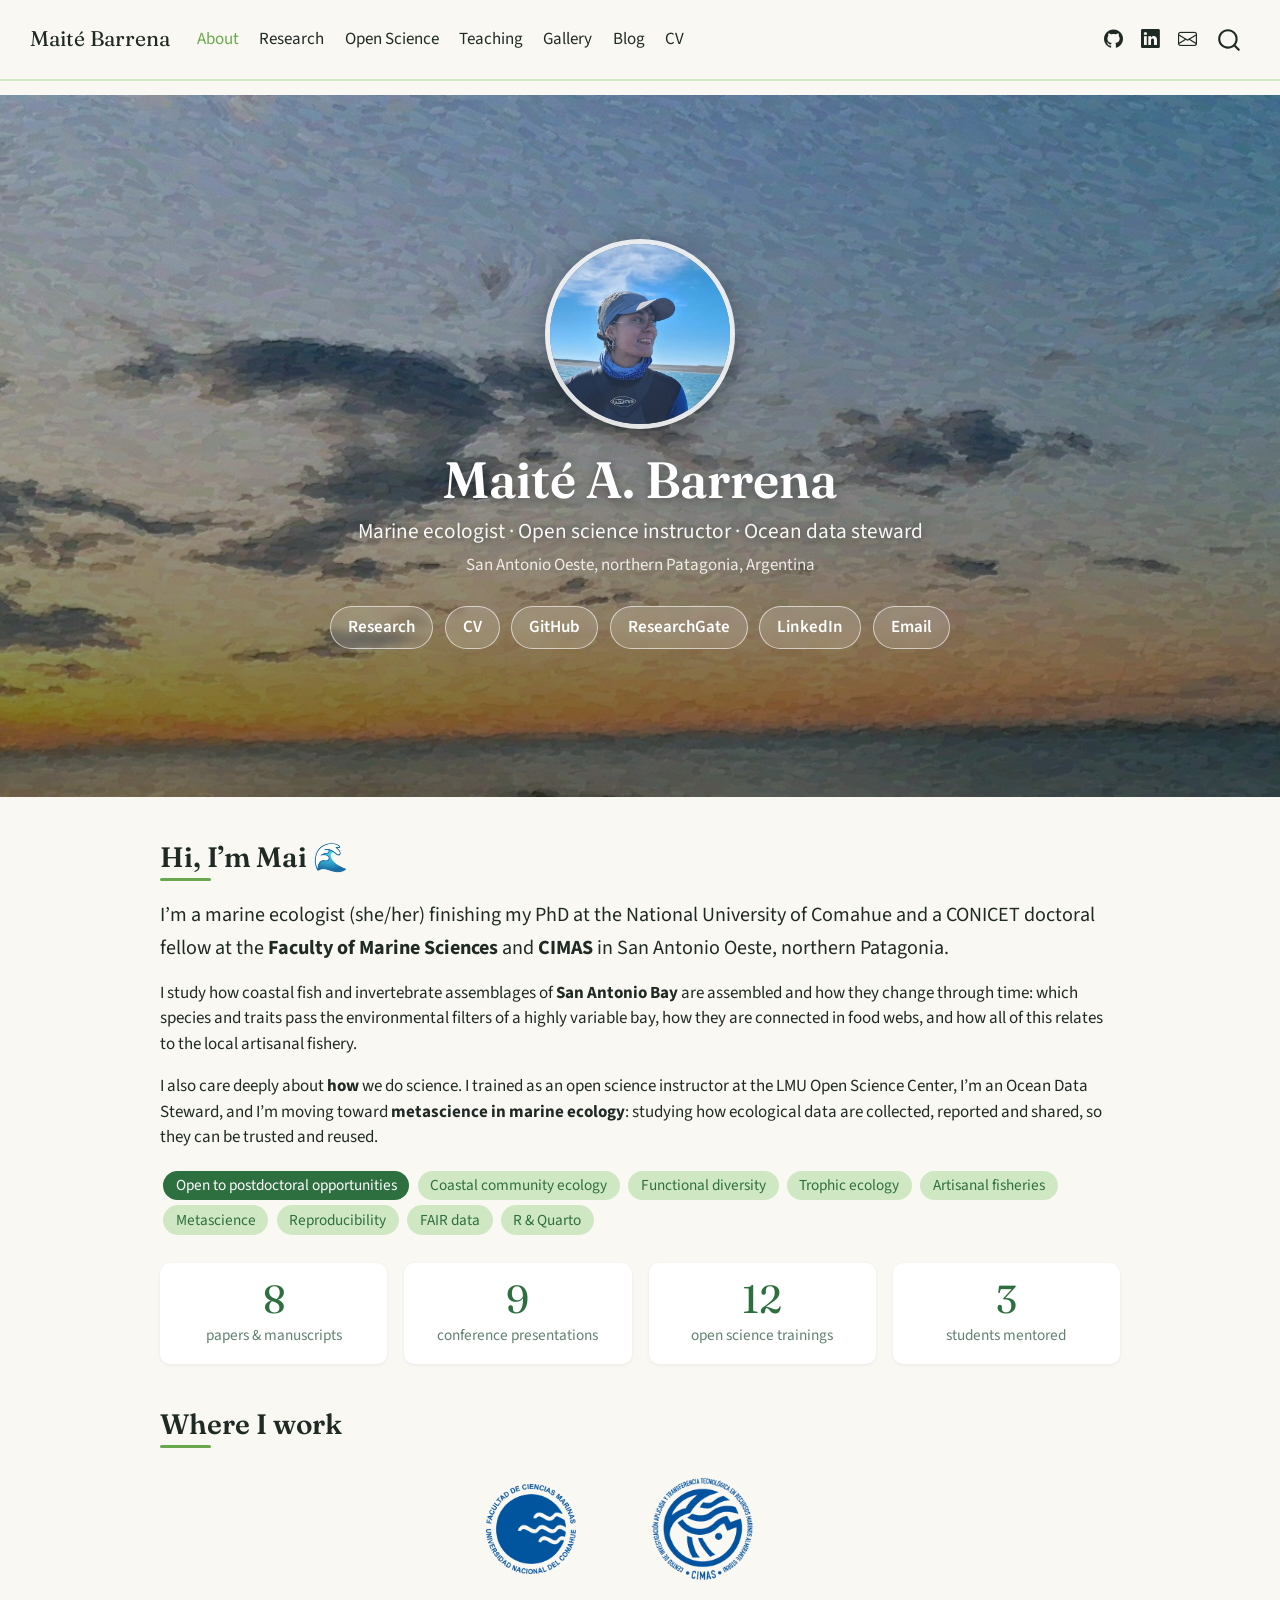
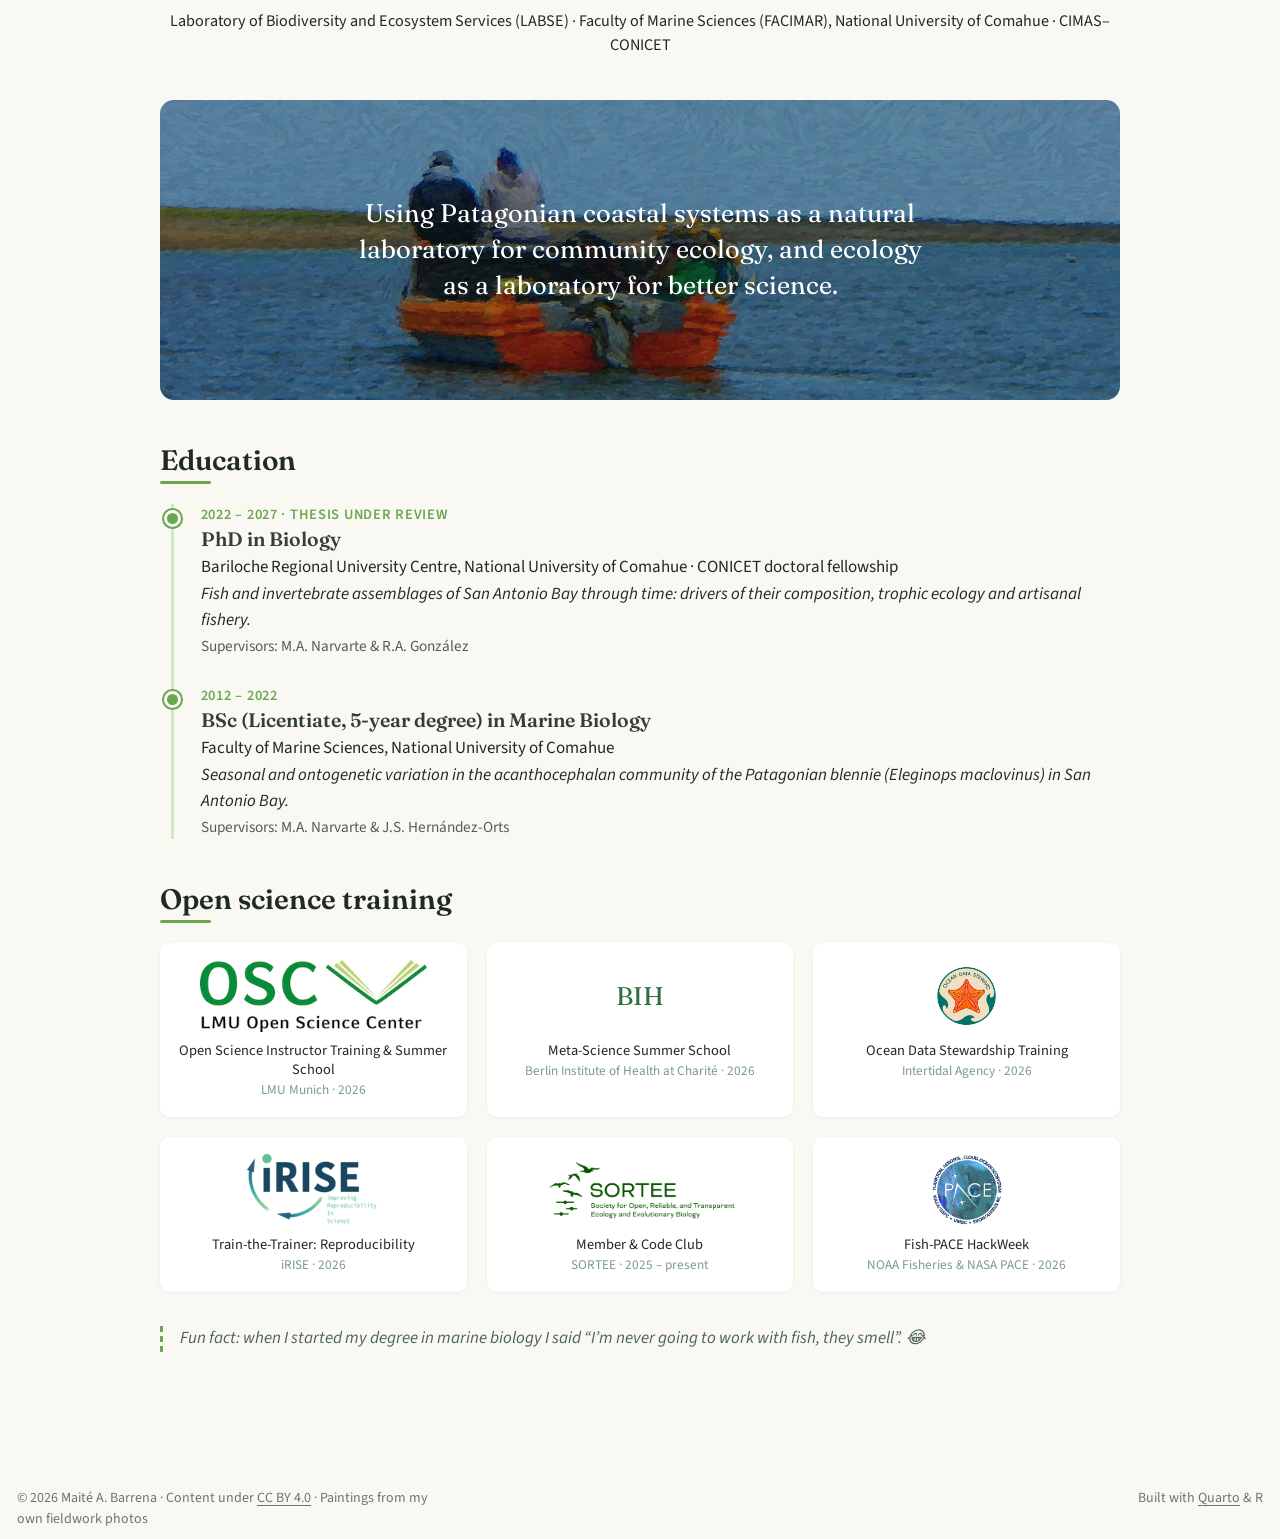
<file: docs/index.html>
<!DOCTYPE html>
<html xmlns="http://www.w3.org/1999/xhtml" lang="en" xml:lang="en"><head>

<meta charset="utf-8">
<meta name="generator" content="quarto-1.10.18">

<meta name="viewport" content="width=device-width, initial-scale=1.0, user-scalable=yes">


<title>Maité A. Barrena · Marine ecologist – Maité Barrena</title>
<style>
/* Default styles provided by pandoc.
** See https://pandoc.org/MANUAL.html#variables-for-html for config info.
*/
span.smallcaps{font-variant: small-caps;}
div.columns{display: flex; gap: 1.5em;}
div.column{flex: auto;}
@media screen {
div.columns{gap: min(4vw, 1.5em);}
div.column{overflow-x: auto;}
}
div.hanging-indent{margin-left: 1.5em; text-indent: -1.5em;}
ul.task-list{list-style: none;}
ul.task-list li input[type="checkbox"] {
  width: 0.8em;
  margin: 0 0.8em 0.2em -1em; /* quarto-specific, see https://github.com/quarto-dev/quarto-cli/issues/4556 */ 
  vertical-align: middle;
}
</style>


<script src="site_libs/quarto-nav/quarto-nav.js"></script>
<script src="site_libs/quarto-nav/headroom.min.js"></script>
<script src="site_libs/clipboard/clipboard.min.js"></script>
<script src="site_libs/quarto-search/autocomplete.umd.js"></script>
<script src="site_libs/quarto-search/fuse.min.js"></script>
<script src="site_libs/quarto-search/quarto-search.js"></script>
<meta name="quarto:offset" content="./">
<link href="./img/logos/ocean-data-steward.png" rel="icon" type="image/png">
<script src="site_libs/quarto-html/quarto.js" type="module"></script>
<script src="site_libs/quarto-html/tabsets/tabsets.js" type="module"></script>
<script src="site_libs/quarto-html/popper.min.js"></script>
<script src="site_libs/quarto-html/tippy.umd.min.js"></script>
<script src="site_libs/quarto-html/anchor.min.js"></script>
<link href="site_libs/quarto-html/tippy.css" rel="stylesheet">
<link href="site_libs/quarto-html/quarto-syntax-highlighting-64a204ab8560d761af7679ceaba22944.css" rel="stylesheet" id="quarto-text-highlighting-styles">
<script src="site_libs/bootstrap/bootstrap.min.js"></script>
<link href="site_libs/bootstrap/bootstrap-icons.css" rel="stylesheet">
<link href="site_libs/bootstrap/bootstrap-8a9ec4670306be36823e8239d32404de.min.css" rel="stylesheet" append-hash="true" id="quarto-bootstrap" data-mode="light">
<script id="quarto-search-options" type="application/json">{
  "location": "navbar",
  "copy-button": false,
  "collapse-after": 3,
  "panel-placement": "end",
  "type": "overlay",
  "limit": 50,
  "keyboard-shortcut": [
    "f",
    "/",
    "s"
  ],
  "show-item-context": false,
  "language": {
    "search-no-results-text": "No results",
    "search-matching-documents-text": "matching documents",
    "search-copy-link-title": "Copy link to search",
    "search-hide-matches-text": "Hide additional matches",
    "search-more-match-text": "more match in this document",
    "search-more-matches-text": "more matches in this document",
    "search-clear-button-title": "Clear",
    "search-text-placeholder": "",
    "search-detached-cancel-button-title": "Cancel",
    "search-submit-button-title": "Submit",
    "search-label": "Search"
  }
}</script>
<style>html{ scroll-behavior: smooth; }</style>


</head>

<body class="nav-fixed quarto-light">

<div id="quarto-search-results"></div>
  <header id="quarto-header" class="headroom fixed-top">
    <nav class="navbar navbar-expand-lg " data-bs-theme="dark">
      <div class="navbar-container container-fluid">
      <div class="navbar-brand-container mx-auto">
    <a class="navbar-brand" href="./index.html">
    <span class="navbar-title">Maité Barrena</span>
    </a>
  </div>
            <div id="quarto-search" class="" title="Search"></div>
          <button class="navbar-toggler" type="button" data-bs-toggle="collapse" data-bs-target="#navbarCollapse" aria-controls="navbarCollapse" role="menu" aria-expanded="false" aria-label="Toggle navigation" onclick="if (window.quartoToggleHeadroom) { window.quartoToggleHeadroom(); }">
  <span class="navbar-toggler-icon"></span>
</button>
          <div class="collapse navbar-collapse" id="navbarCollapse">
            <ul class="navbar-nav navbar-nav-scroll me-auto">
  <li class="nav-item">
    <a class="nav-link active" href="./index.html" aria-current="page"> 
<span class="menu-text">About</span></a>
  </li>  
  <li class="nav-item">
    <a class="nav-link" href="./research.html"> 
<span class="menu-text">Research</span></a>
  </li>  
  <li class="nav-item">
    <a class="nav-link" href="./open-science.html"> 
<span class="menu-text">Open Science</span></a>
  </li>  
  <li class="nav-item">
    <a class="nav-link" href="./teaching.html"> 
<span class="menu-text">Teaching</span></a>
  </li>  
  <li class="nav-item">
    <a class="nav-link" href="./gallery.html"> 
<span class="menu-text">Gallery</span></a>
  </li>  
  <li class="nav-item">
    <a class="nav-link" href="./blog.html"> 
<span class="menu-text">Blog</span></a>
  </li>  
  <li class="nav-item">
    <a class="nav-link" href="./cv.html"> 
<span class="menu-text">CV</span></a>
  </li>  
</ul>
            <ul class="navbar-nav navbar-nav-scroll ms-auto">
  <li class="nav-item compact">
    <a class="nav-link" href="https://github.com/maibarrena7"> <i class="bi bi-github" role="img" aria-label="GitHub">
</i> 
<span class="menu-text"></span></a>
  </li>  
  <li class="nav-item compact">
    <a class="nav-link" href="https://www.linkedin.com/in/mait%C3%A9-barrena-706911390/"> <i class="bi bi-linkedin" role="img" aria-label="LinkedIn">
</i> 
<span class="menu-text"></span></a>
  </li>  
  <li class="nav-item compact">
    <a class="nav-link" href="mailto:maibarrena7@gmail.com"> <i class="bi bi-envelope" role="img" aria-label="Email">
</i> 
<span class="menu-text"></span></a>
  </li>  
</ul>
          </div> <!-- /navcollapse -->
            <div class="quarto-navbar-tools">
</div>
      </div> <!-- /container-fluid -->
    </nav>
</header>
<!-- content -->
<div id="quarto-content" class="quarto-container page-columns page-rows-contents page-layout-full page-navbar">
<!-- sidebar -->
<!-- margin-sidebar -->
    
<!-- main -->
<main class="content column-page" id="quarto-document-content"><header id="title-block-header" class="quarto-title-block"></header>




<section class="hero" style="background-image:url('img/bg/sunset-coast.jpg');">
  <div class="hero-inner">
    <img class="hero-photo" src="img/profile.jpg" alt="Maité Barrena on a research boat in San Antonio Bay">
    <h1>Maité A. Barrena</h1>
    <div class="tagline">Marine ecologist · Open science instructor · Ocean data steward</div>
    <div class="place">San Antonio Oeste, northern Patagonia, Argentina</div>
    <div class="hero-links">
      <a href="research.html">Research</a>
      <a href="cv.html">CV</a>
      <a href="https://github.com/maibarrena7">GitHub</a>
      <a href="https://www.researchgate.net/profile/Maite-Barrena-3">ResearchGate</a>
      <a href="https://www.linkedin.com/in/mait%C3%A9-barrena-706911390/">LinkedIn</a>
      <a href="mailto:maibarrena7@gmail.com">Email</a>
    </div>
  </div>
</section>
<div class="wrap">
<section id="hi-im-mai" class="level2">
<h2 class="anchored" data-anchor-id="hi-im-mai">Hi, I’m Mai 🌊</h2>
<div class="lead-text">
<p>I’m a marine ecologist (she/her) finishing my PhD at the National University of Comahue and a CONICET doctoral fellow at the <strong>Faculty of Marine Sciences</strong> and <strong>CIMAS</strong> in San Antonio Oeste, northern Patagonia.</p>
</div>
<p>I study how coastal fish and invertebrate assemblages of <strong>San Antonio Bay</strong> are assembled and how they change through time: which species and traits pass the environmental filters of a highly variable bay, how they are connected in food webs, and how all of this relates to the local artisanal fishery.</p>
<p>I also care deeply about <strong>how</strong> we do science. I trained as an open science instructor at the LMU Open Science Center, I’m an Ocean Data Steward, and I’m moving toward <strong>metascience in marine ecology</strong>: studying how ecological data are collected, reported and shared, so they can be trusted and reused.</p>
<p><span class="chip chip-open">Open to postdoctoral opportunities</span> <span class="chip">Coastal community ecology</span> <span class="chip">Functional diversity</span> <span class="chip">Trophic ecology</span> <span class="chip">Artisanal fisheries</span> <span class="chip">Metascience</span> <span class="chip">Reproducibility</span> <span class="chip">FAIR data</span> <span class="chip">R &amp; Quarto</span></p>
<div class="stats">
  <div class="stat"><div class="num">8</div><div class="lbl">papers &amp; manuscripts</div></div>
  <div class="stat"><div class="num">9</div><div class="lbl">conference presentations</div></div>
  <div class="stat"><div class="num">12</div><div class="lbl">open science trainings</div></div>
  <div class="stat"><div class="num">3</div><div class="lbl">students mentored</div></div>
</div>
</section>
<section id="where-i-work" class="level2">
<h2 class="anchored" data-anchor-id="where-i-work">Where I work</h2>
<div class="affil">
  <img src="img/logos/facimar.png" alt="Faculty of Marine Sciences, National University of Comahue">
  <img src="img/logos/cimas.png" alt="CIMAS – Almirante Storni Center for Applied Research and Technology Transfer in Marine Resources" style="height:110px">
</div>
<p class="centered" style="font-size:.95rem">
Laboratory of Biodiversity and Ecosystem Services (LABSE) · Faculty of Marine Sciences (FACIMAR), National University of Comahue · CIMAS–CONICET
</p>
<div class="band" style="background-image:url('img/bg/fishers.jpg');">
  <div class="band-inner">
    <p>Using Patagonian coastal systems as a natural laboratory for community ecology, and ecology as a laboratory for better science.</p>
  </div>
</div>
</section>
<section id="education" class="level2">
<h2 class="anchored" data-anchor-id="education">Education</h2>
<div class="timeline">
  <div class="tl-item">
    <div class="yr">2022 – 2027 · thesis under review</div>
    <h4 class="anchored">PhD in Biology</h4>
    <p>Bariloche Regional University Centre, National University of Comahue · CONICET doctoral fellowship</p>
    <p><em>Fish and invertebrate assemblages of San Antonio Bay through time: drivers of their composition, trophic ecology and artisanal fishery.</em></p>
    <p class="text-muted" style="font-size:.9rem">Supervisors: M.A. Narvarte &amp; R.A. González</p>
  </div>
  <div class="tl-item">
    <div class="yr">2012 – 2022</div>
    <h4 class="anchored">BSc (Licentiate, 5-year degree) in Marine Biology</h4>
    <p>Faculty of Marine Sciences, National University of Comahue</p>
    <p><em>Seasonal and ontogenetic variation in the acanthocephalan community of the Patagonian blennie (Eleginops maclovinus) in San Antonio Bay.</em></p>
    <p class="text-muted" style="font-size:.9rem">Supervisors: M.A. Narvarte &amp; J.S. Hernández-Orts</p>
  </div>
</div>
</section>
<section id="open-science-training" class="level2">
<h2 class="anchored" data-anchor-id="open-science-training">Open science training</h2>
<div class="logo-wall">
  <a class="logo-card" href="open-science.html"><img src="img/logos/lmu-osc.png" alt="LMU Open Science Center"><div class="lbl">Open Science Instructor Training &amp; Summer School</div><div class="yr">LMU Munich · 2026</div></a>
  <a class="logo-card" href="open-science.html"><div class="txt-logo">BIH</div><div class="lbl">Meta-Science Summer School</div><div class="yr">Berlin Institute of Health at Charité · 2026</div></a>
  <a class="logo-card" href="open-science.html"><img src="img/logos/ocean-data-steward.png" alt="Ocean Data Steward"><div class="lbl">Ocean Data Stewardship Training</div><div class="yr">Intertidal Agency · 2026</div></a>
  <a class="logo-card" href="open-science.html"><img src="img/logos/irise.png" alt="iRISE"><div class="lbl">Train-the-Trainer: Reproducibility</div><div class="yr">iRISE · 2026</div></a>
  <a class="logo-card" href="open-science.html"><img src="img/logos/sortee.png" alt="SORTEE"><div class="lbl">Member &amp; Code Club</div><div class="yr">SORTEE · 2025 – present</div></a>
  <a class="logo-card" href="open-science.html"><img src="img/logos/pace.png" alt="NASA PACE"><div class="lbl">Fish-PACE HackWeek</div><div class="yr">NOAA Fisheries &amp; NASA PACE · 2026</div></a>
</div>
<div class="funfact">
<p>Fun fact: when I started my degree in marine biology I said “I’m never going to work with fish, they smell”. 😂</p>
</div>
</section>
</div>



</main> <!-- /main -->
<script id="quarto-html-after-body" type="application/javascript">
  window.document.addEventListener("DOMContentLoaded", function (event) {
    const icon = "";
    const anchorJS = new window.AnchorJS();
    anchorJS.options = {
      placement: 'right',
      icon: icon
    };
    anchorJS.add('.anchored');
    const isCodeAnnotation = (el) => {
      for (const clz of el.classList) {
        if (clz.startsWith('code-annotation-')) {                     
          return true;
        }
      }
      return false;
    }
    const onCopySuccess = function(e) {
      // button target
      const button = e.trigger;
      // don't keep focus
      button.blur();
      // flash "checked"
      button.classList.add('code-copy-button-checked');
      var currentTitle = button.getAttribute("title");
      button.setAttribute("title", "Copied!");
      let tooltip;
      if (window.bootstrap) {
        button.setAttribute("data-bs-toggle", "tooltip");
        button.setAttribute("data-bs-placement", "left");
        button.setAttribute("data-bs-title", "Copied!");
        tooltip = new bootstrap.Tooltip(button, 
          { trigger: "manual", 
            customClass: "code-copy-button-tooltip",
            offset: [0, -8]});
        tooltip.show();    
      }
      setTimeout(function() {
        if (tooltip) {
          tooltip.hide();
          button.removeAttribute("data-bs-title");
          button.removeAttribute("data-bs-toggle");
          button.removeAttribute("data-bs-placement");
        }
        button.setAttribute("title", currentTitle);
        button.classList.remove('code-copy-button-checked');
      }, 1000);
      // clear code selection
      e.clearSelection();
    }
    const getTextToCopy = function(trigger) {
      const outerScaffold = trigger.parentElement.cloneNode(true);
      const codeEl = outerScaffold.querySelector('code');
      for (const childEl of codeEl.children) {
        if (isCodeAnnotation(childEl)) {
          childEl.remove();
        }
      }
      return codeEl.innerText;
    }
    const clipboard = new window.ClipboardJS('.code-copy-button:not([data-in-quarto-modal])', {
      text: getTextToCopy
    });
    clipboard.on('success', onCopySuccess);
    if (window.document.getElementById('quarto-embedded-source-code-modal')) {
      const clipboardModal = new window.ClipboardJS('.code-copy-button[data-in-quarto-modal]', {
        text: getTextToCopy,
        container: window.document.getElementById('quarto-embedded-source-code-modal')
      });
      clipboardModal.on('success', onCopySuccess);
    }
      var localhostRegex = new RegExp(/^(?:http|https):\/\/localhost\:?[0-9]*\//);
      var mailtoRegex = new RegExp(/^mailto:/);
        var filterRegex = new RegExp("https:\/\/maibarrena7\.github\.io");
      var isInternal = (href) => {
          return filterRegex.test(href) || localhostRegex.test(href) || mailtoRegex.test(href);
      }
      // Inspect non-navigation links and adorn them if external
     var links = window.document.querySelectorAll('a[href]:not(.nav-link):not(.navbar-brand):not(.toc-action):not(.sidebar-link):not(.sidebar-item-toggle):not(.pagination-link):not(.no-external):not([aria-hidden]):not(.dropdown-item):not(.quarto-navigation-tool):not(.about-link)');
      for (var i=0; i<links.length; i++) {
        const link = links[i];
        if (!isInternal(link.href)) {
          // undo the damage that might have been done by quarto-nav.js in the case of
          // links that we want to consider external
          if (link.dataset.originalHref !== undefined) {
            link.href = link.dataset.originalHref;
          }
            // target, if specified
            link.setAttribute("target", "_blank");
            if (link.getAttribute("rel") === null) {
              link.setAttribute("rel", "noopener");
            }
        }
      }
    function tippyHover(el, contentFn, onTriggerFn, onUntriggerFn) {
      const config = {
        allowHTML: true,
        maxWidth: 500,
        delay: 100,
        arrow: false,
        appendTo: function(el) {
            return el.parentElement;
        },
        interactive: true,
        interactiveBorder: 10,
        theme: 'quarto',
        placement: 'bottom-start',
      };
      if (contentFn) {
        config.content = contentFn;
      }
      if (onTriggerFn) {
        config.onTrigger = onTriggerFn;
      }
      if (onUntriggerFn) {
        config.onUntrigger = onUntriggerFn;
      }
      window.tippy(el, config); 
    }
    const noterefs = window.document.querySelectorAll('a[role="doc-noteref"]');
    for (var i=0; i<noterefs.length; i++) {
      const ref = noterefs[i];
      tippyHover(ref, function() {
        // use id or data attribute instead here
        let href = ref.getAttribute('data-footnote-href') || ref.getAttribute('href');
        try { href = new URL(href).hash; } catch {}
        const id = href.replace(/^#\/?/, "");
        const note = window.document.getElementById(id);
        if (note) {
          return note.innerHTML;
        } else {
          return "";
        }
      });
    }
    const xrefs = window.document.querySelectorAll('a.quarto-xref');
    const processXRef = (id, note) => {
      // Strip column container classes
      const stripColumnClz = (el) => {
        el.classList.remove("page-full", "page-columns");
        if (el.children) {
          for (const child of el.children) {
            stripColumnClz(child);
          }
        }
      }
      stripColumnClz(note)
      if (id === null || id.startsWith('sec-')) {
        // Special case sections, only their first couple elements
        const container = document.createElement("div");
        if (note.children && note.children.length > 2) {
          container.appendChild(note.children[0].cloneNode(true));
          for (let i = 1; i < note.children.length; i++) {
            const child = note.children[i];
            if (child.tagName === "P" && child.innerText === "") {
              continue;
            } else {
              container.appendChild(child.cloneNode(true));
              break;
            }
          }
          if (window.Quarto?.typesetMath) {
            window.Quarto.typesetMath(container);
          }
          return container.innerHTML
        } else {
          if (window.Quarto?.typesetMath) {
            window.Quarto.typesetMath(note);
          }
          return note.innerHTML;
        }
      } else {
        // Remove any anchor links if they are present
        const anchorLink = note.querySelector('a.anchorjs-link');
        if (anchorLink) {
          anchorLink.remove();
        }
        if (window.Quarto?.typesetMath) {
          window.Quarto.typesetMath(note);
        }
        if (note.classList.contains("callout")) {
          return note.outerHTML;
        } else {
          return note.innerHTML;
        }
      }
    }
    for (var i=0; i<xrefs.length; i++) {
      const xref = xrefs[i];
      tippyHover(xref, undefined, function(instance) {
        instance.disable();
        let url = xref.getAttribute('href');
        let hash = undefined; 
        if (url.startsWith('#')) {
          hash = url;
        } else {
          try { hash = new URL(url).hash; } catch {}
        }
        if (hash) {
          const id = hash.replace(/^#\/?/, "");
          const note = window.document.getElementById(id);
          if (note !== null) {
            try {
              const html = processXRef(id, note.cloneNode(true));
              instance.setContent(html);
            } finally {
              instance.enable();
              instance.show();
            }
          } else {
            // See if we can fetch this
            fetch(url.split('#')[0])
            .then(res => res.text())
            .then(html => {
              const parser = new DOMParser();
              const htmlDoc = parser.parseFromString(html, "text/html");
              const note = htmlDoc.getElementById(id);
              if (note !== null) {
                const html = processXRef(id, note);
                instance.setContent(html);
              } 
            }).finally(() => {
              instance.enable();
              instance.show();
            });
          }
        } else {
          // See if we can fetch a full url (with no hash to target)
          // This is a special case and we should probably do some content thinning / targeting
          fetch(url)
          .then(res => res.text())
          .then(html => {
            const parser = new DOMParser();
            const htmlDoc = parser.parseFromString(html, "text/html");
            const note = htmlDoc.querySelector('main.content');
            if (note !== null) {
              // This should only happen for chapter cross references
              // (since there is no id in the URL)
              // remove the first header
              if (note.children.length > 0 && note.children[0].tagName === "HEADER") {
                note.children[0].remove();
              }
              const html = processXRef(null, note);
              instance.setContent(html);
            } 
          }).finally(() => {
            instance.enable();
            instance.show();
          });
        }
      }, function(instance) {
      });
    }
        let selectedAnnoteEl;
        const selectorForAnnotation = ( cell, annotation) => {
          let cellAttr = 'data-code-cell="' + cell + '"';
          let lineAttr = 'data-code-annotation="' +  annotation + '"';
          const selector = 'span[' + cellAttr + '][' + lineAttr + ']';
          return selector;
        }
        const selectCodeLines = (annoteEl) => {
          const doc = window.document;
          const targetCell = annoteEl.getAttribute("data-target-cell");
          const targetAnnotation = annoteEl.getAttribute("data-target-annotation");
          const annoteSpan = window.document.querySelector(selectorForAnnotation(targetCell, targetAnnotation));
          const lines = annoteSpan.getAttribute("data-code-lines").split(",");
          const lineIds = lines.map((line) => {
            return targetCell + "-" + line;
          })
          let top = null;
          let height = null;
          let parent = null;
          if (lineIds.length > 0) {
              //compute the position of the single el (top and bottom and make a div)
              const el = window.document.getElementById(lineIds[0]);
              top = el.offsetTop;
              height = el.offsetHeight;
              parent = el.parentElement.parentElement;
            if (lineIds.length > 1) {
              const lastEl = window.document.getElementById(lineIds[lineIds.length - 1]);
              const bottom = lastEl.offsetTop + lastEl.offsetHeight;
              height = bottom - top;
            }
            if (top !== null && height !== null && parent !== null) {
              // cook up a div (if necessary) and position it 
              let div = window.document.getElementById("code-annotation-line-highlight");
              if (div === null) {
                div = window.document.createElement("div");
                div.setAttribute("id", "code-annotation-line-highlight");
                div.style.position = 'absolute';
                parent.appendChild(div);
              }
              div.style.top = top - 2 + "px";
              div.style.height = height + 4 + "px";
              div.style.left = 0;
              let gutterDiv = window.document.getElementById("code-annotation-line-highlight-gutter");
              if (gutterDiv === null) {
                gutterDiv = window.document.createElement("div");
                gutterDiv.setAttribute("id", "code-annotation-line-highlight-gutter");
                gutterDiv.style.position = 'absolute';
                const codeCell = window.document.getElementById(targetCell);
                const gutter = codeCell.querySelector('.code-annotation-gutter');
                gutter.appendChild(gutterDiv);
              }
              gutterDiv.style.top = top - 2 + "px";
              gutterDiv.style.height = height + 4 + "px";
            }
            selectedAnnoteEl = annoteEl;
          }
        };
        const unselectCodeLines = () => {
          const elementsIds = ["code-annotation-line-highlight", "code-annotation-line-highlight-gutter"];
          elementsIds.forEach((elId) => {
            const div = window.document.getElementById(elId);
            if (div) {
              div.remove();
            }
          });
          selectedAnnoteEl = undefined;
        };
          // Handle positioning of the toggle
      window.addEventListener(
        "resize",
        throttle(() => {
          elRect = undefined;
          if (selectedAnnoteEl) {
            selectCodeLines(selectedAnnoteEl);
          }
        }, 10)
      );
      function throttle(fn, ms) {
      let throttle = false;
      let timer;
        return (...args) => {
          if(!throttle) { // first call gets through
              fn.apply(this, args);
              throttle = true;
          } else { // all the others get throttled
              if(timer) clearTimeout(timer); // cancel #2
              timer = setTimeout(() => {
                fn.apply(this, args);
                timer = throttle = false;
              }, ms);
          }
        };
      }
        // Attach click handler to the DT
        const annoteDls = window.document.querySelectorAll('dt[data-target-cell]');
        for (const annoteDlNode of annoteDls) {
          annoteDlNode.addEventListener('click', (event) => {
            const clickedEl = event.target;
            if (clickedEl !== selectedAnnoteEl) {
              unselectCodeLines();
              const activeEl = window.document.querySelector('dt[data-target-cell].code-annotation-active');
              if (activeEl) {
                activeEl.classList.remove('code-annotation-active');
              }
              selectCodeLines(clickedEl);
              clickedEl.classList.add('code-annotation-active');
            } else {
              // Unselect the line
              unselectCodeLines();
              clickedEl.classList.remove('code-annotation-active');
            }
          });
        }
    const findCites = (el) => {
      const parentEl = el.parentElement;
      if (parentEl) {
        const cites = parentEl.dataset.cites;
        if (cites) {
          return {
            el,
            cites: cites.split(' ')
          };
        } else {
          return findCites(el.parentElement)
        }
      } else {
        return undefined;
      }
    };
    var bibliorefs = window.document.querySelectorAll('a[role="doc-biblioref"]');
    for (var i=0; i<bibliorefs.length; i++) {
      const ref = bibliorefs[i];
      const citeInfo = findCites(ref);
      if (citeInfo) {
        tippyHover(citeInfo.el, function() {
          var popup = window.document.createElement('div');
          citeInfo.cites.forEach(function(cite) {
            var citeDiv = window.document.createElement('div');
            citeDiv.classList.add('hanging-indent');
            citeDiv.classList.add('csl-entry');
            var biblioDiv = window.document.getElementById('ref-' + cite);
            if (biblioDiv) {
              citeDiv.innerHTML = biblioDiv.innerHTML;
            }
            popup.appendChild(citeDiv);
          });
          return popup.innerHTML;
        });
      }
    }
  });
  </script>
</div> <!-- /content -->
<footer class="footer">
  <div class="nav-footer">
    <div class="nav-footer-left">
<p>© 2026 Maité A. Barrena · Content under <a href="https://creativecommons.org/licenses/by/4.0/">CC BY 4.0</a> · Paintings from my own fieldwork photos</p>
</div>   
    <div class="nav-footer-center">
      &nbsp;
    </div>
    <div class="nav-footer-right">
<p>Built with <a href="https://quarto.org/">Quarto</a> &amp; R</p>
</div>
  </div>
</footer>




<script src="site_libs/quarto-html/zenscroll-min.js"></script>
</body></html>
</file>
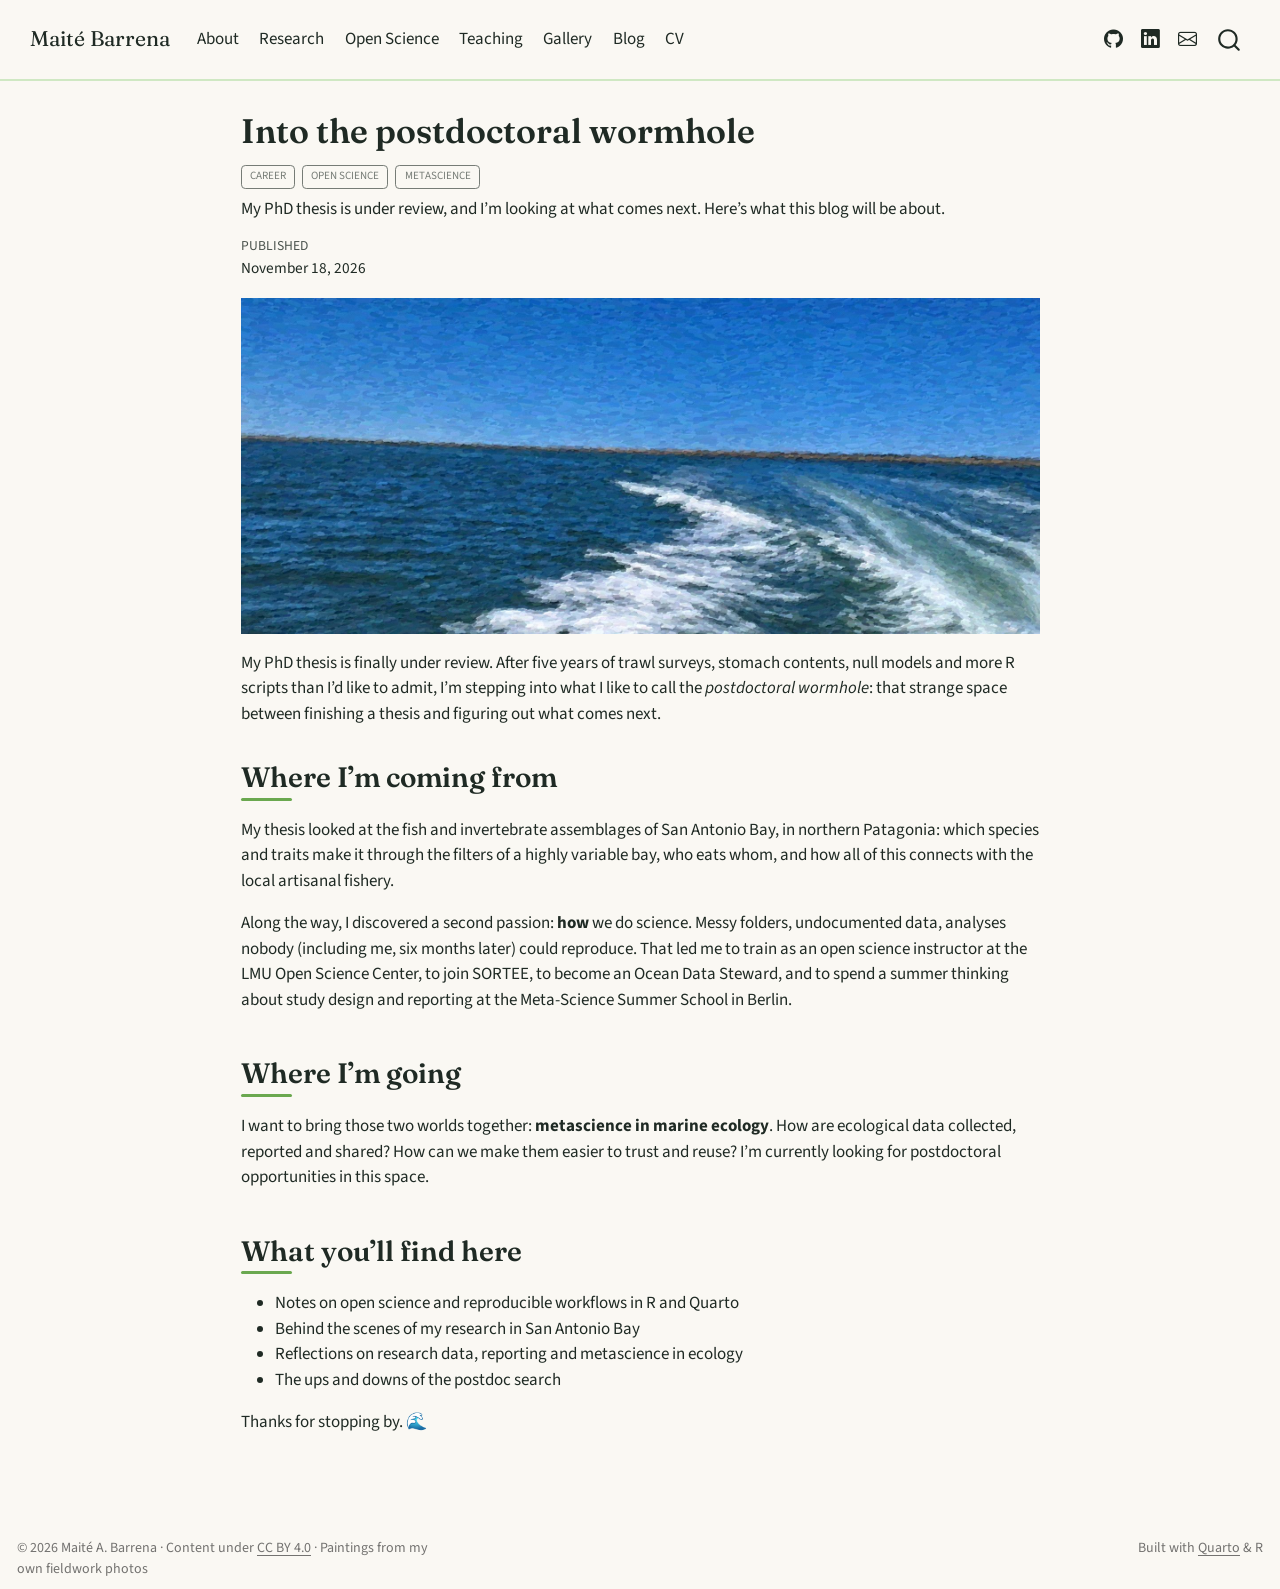
<file: docs/posts/2026-11-18-hello/index.html>
<!DOCTYPE html>
<html xmlns="http://www.w3.org/1999/xhtml" lang="en" xml:lang="en"><head>

<meta charset="utf-8">
<meta name="generator" content="quarto-1.10.18">

<meta name="viewport" content="width=device-width, initial-scale=1.0, user-scalable=yes">

<meta name="dcterms.date" content="2026-11-18">
<meta name="description" content="My PhD thesis is under review, and I’m looking at what comes next. Here’s what this blog will be about.">

<title>Into the postdoctoral wormhole – Maité Barrena</title>
<style>
/* Default styles provided by pandoc.
** See https://pandoc.org/MANUAL.html#variables-for-html for config info.
*/
span.smallcaps{font-variant: small-caps;}
div.columns{display: flex; gap: 1.5em;}
div.column{flex: auto;}
@media screen {
div.columns{gap: min(4vw, 1.5em);}
div.column{overflow-x: auto;}
}
div.hanging-indent{margin-left: 1.5em; text-indent: -1.5em;}
ul.task-list{list-style: none;}
ul.task-list li input[type="checkbox"] {
  width: 0.8em;
  margin: 0 0.8em 0.2em -1em; /* quarto-specific, see https://github.com/quarto-dev/quarto-cli/issues/4556 */ 
  vertical-align: middle;
}
</style>


<script src="../../site_libs/quarto-nav/quarto-nav.js"></script>
<script src="../../site_libs/quarto-nav/headroom.min.js"></script>
<script src="../../site_libs/clipboard/clipboard.min.js"></script>
<script src="../../site_libs/quarto-search/autocomplete.umd.js"></script>
<script src="../../site_libs/quarto-search/fuse.min.js"></script>
<script src="../../site_libs/quarto-search/quarto-search.js"></script>
<meta name="quarto:offset" content="../../">
<link href="../../img/logos/ocean-data-steward.png" rel="icon" type="image/png">
<script src="../../site_libs/quarto-html/quarto.js" type="module"></script>
<script src="../../site_libs/quarto-html/tabsets/tabsets.js" type="module"></script>
<script src="../../site_libs/quarto-html/popper.min.js"></script>
<script src="../../site_libs/quarto-html/tippy.umd.min.js"></script>
<script src="../../site_libs/quarto-html/anchor.min.js"></script>
<link href="../../site_libs/quarto-html/tippy.css" rel="stylesheet">
<link href="../../site_libs/quarto-html/quarto-syntax-highlighting-64a204ab8560d761af7679ceaba22944.css" rel="stylesheet" id="quarto-text-highlighting-styles">
<script src="../../site_libs/bootstrap/bootstrap.min.js"></script>
<link href="../../site_libs/bootstrap/bootstrap-icons.css" rel="stylesheet">
<link href="../../site_libs/bootstrap/bootstrap-bd59ab463b29b556912740417b608d8a.min.css" rel="stylesheet" append-hash="true" id="quarto-bootstrap" data-mode="light">
<script src="../../site_libs/quarto-contrib/glightbox/glightbox.min.js"></script>
<link href="../../site_libs/quarto-contrib/glightbox/glightbox.min.css" rel="stylesheet">
<link href="../../site_libs/quarto-contrib/glightbox/lightbox.css" rel="stylesheet">
<script id="quarto-search-options" type="application/json">{
  "location": "navbar",
  "copy-button": false,
  "collapse-after": 3,
  "panel-placement": "end",
  "type": "overlay",
  "limit": 50,
  "keyboard-shortcut": [
    "f",
    "/",
    "s"
  ],
  "show-item-context": false,
  "language": {
    "search-no-results-text": "No results",
    "search-matching-documents-text": "matching documents",
    "search-copy-link-title": "Copy link to search",
    "search-hide-matches-text": "Hide additional matches",
    "search-more-match-text": "more match in this document",
    "search-more-matches-text": "more matches in this document",
    "search-clear-button-title": "Clear",
    "search-text-placeholder": "",
    "search-detached-cancel-button-title": "Cancel",
    "search-submit-button-title": "Submit",
    "search-label": "Search"
  }
}</script>
<style>html{ scroll-behavior: smooth; }</style>


</head>

<body class="nav-fixed fullcontent quarto-light">

<div id="quarto-search-results"></div>
  <header id="quarto-header" class="headroom fixed-top">
    <nav class="navbar navbar-expand-lg " data-bs-theme="dark">
      <div class="navbar-container container-fluid">
      <div class="navbar-brand-container mx-auto">
    <a class="navbar-brand" href="../../index.html">
    <span class="navbar-title">Maité Barrena</span>
    </a>
  </div>
            <div id="quarto-search" class="" title="Search"></div>
          <button class="navbar-toggler" type="button" data-bs-toggle="collapse" data-bs-target="#navbarCollapse" aria-controls="navbarCollapse" role="menu" aria-expanded="false" aria-label="Toggle navigation" onclick="if (window.quartoToggleHeadroom) { window.quartoToggleHeadroom(); }">
  <span class="navbar-toggler-icon"></span>
</button>
          <div class="collapse navbar-collapse" id="navbarCollapse">
            <ul class="navbar-nav navbar-nav-scroll me-auto">
  <li class="nav-item">
    <a class="nav-link" href="../../index.html"> 
<span class="menu-text">About</span></a>
  </li>  
  <li class="nav-item">
    <a class="nav-link" href="../../research.html"> 
<span class="menu-text">Research</span></a>
  </li>  
  <li class="nav-item">
    <a class="nav-link" href="../../open-science.html"> 
<span class="menu-text">Open Science</span></a>
  </li>  
  <li class="nav-item">
    <a class="nav-link" href="../../teaching.html"> 
<span class="menu-text">Teaching</span></a>
  </li>  
  <li class="nav-item">
    <a class="nav-link" href="../../gallery.html"> 
<span class="menu-text">Gallery</span></a>
  </li>  
  <li class="nav-item">
    <a class="nav-link" href="../../blog.html"> 
<span class="menu-text">Blog</span></a>
  </li>  
  <li class="nav-item">
    <a class="nav-link" href="../../cv.html"> 
<span class="menu-text">CV</span></a>
  </li>  
</ul>
            <ul class="navbar-nav navbar-nav-scroll ms-auto">
  <li class="nav-item compact">
    <a class="nav-link" href="https://github.com/maibarrena7"> <i class="bi bi-github" role="img" aria-label="GitHub">
</i> 
<span class="menu-text"></span></a>
  </li>  
  <li class="nav-item compact">
    <a class="nav-link" href="https://www.linkedin.com/in/mait%C3%A9-barrena-706911390/"> <i class="bi bi-linkedin" role="img" aria-label="LinkedIn">
</i> 
<span class="menu-text"></span></a>
  </li>  
  <li class="nav-item compact">
    <a class="nav-link" href="mailto:maibarrena7@gmail.com"> <i class="bi bi-envelope" role="img" aria-label="Email">
</i> 
<span class="menu-text"></span></a>
  </li>  
</ul>
          </div> <!-- /navcollapse -->
            <div class="quarto-navbar-tools">
</div>
      </div> <!-- /container-fluid -->
    </nav>
</header>
<!-- content -->
<div id="quarto-content" class="quarto-container page-columns page-rows-contents page-layout-article page-navbar">
<!-- sidebar -->
<!-- margin-sidebar -->
    
<!-- main -->
<main class="content" id="quarto-document-content">

<header id="title-block-header" class="quarto-title-block default">
<div class="quarto-title">
<h1 class="title">Into the postdoctoral wormhole</h1>
  <div class="quarto-categories">
    <div class="quarto-category">career</div>
    <div class="quarto-category">open science</div>
    <div class="quarto-category">metascience</div>
  </div>
  </div>

<div>
  <div class="description">
    My PhD thesis is under review, and I’m looking at what comes next. Here’s what this blog will be about.
  </div>
</div>


<div class="quarto-title-meta">

    
    <div>
    <div class="quarto-title-meta-heading">Published</div>
    <div class="quarto-title-meta-contents">
      <p class="date">November 18, 2026</p>
    </div>
  </div>
  
    
  </div>
  


</header>


<p><a href="../../img/bg/boat-wake.jpg" class="lightbox" data-gallery="quarto-lightbox-gallery-1"><img src="../../img/bg/boat-wake.jpg" class="img-fluid" alt="Painting of a boat wake on the blue waters of San Antonio Bay"></a></p>
<p>My PhD thesis is finally under review. After five years of trawl surveys, stomach contents, null models and more R scripts than I’d like to admit, I’m stepping into what I like to call the <em>postdoctoral wormhole</em>: that strange space between finishing a thesis and figuring out what comes next.</p>
<section id="where-im-coming-from" class="level2">
<h2 class="anchored" data-anchor-id="where-im-coming-from">Where I’m coming from</h2>
<p>My thesis looked at the fish and invertebrate assemblages of San Antonio Bay, in northern Patagonia: which species and traits make it through the filters of a highly variable bay, who eats whom, and how all of this connects with the local artisanal fishery.</p>
<p>Along the way, I discovered a second passion: <strong>how</strong> we do science. Messy folders, undocumented data, analyses nobody (including me, six months later) could reproduce. That led me to train as an open science instructor at the LMU Open Science Center, to join SORTEE, to become an Ocean Data Steward, and to spend a summer thinking about study design and reporting at the Meta-Science Summer School in Berlin.</p>
</section>
<section id="where-im-going" class="level2">
<h2 class="anchored" data-anchor-id="where-im-going">Where I’m going</h2>
<p>I want to bring those two worlds together: <strong>metascience in marine ecology</strong>. How are ecological data collected, reported and shared? How can we make them easier to trust and reuse? I’m currently looking for postdoctoral opportunities in this space.</p>
</section>
<section id="what-youll-find-here" class="level2">
<h2 class="anchored" data-anchor-id="what-youll-find-here">What you’ll find here</h2>
<ul>
<li>Notes on open science and reproducible workflows in R and Quarto</li>
<li>Behind the scenes of my research in San Antonio Bay</li>
<li>Reflections on research data, reporting and metascience in ecology</li>
<li>The ups and downs of the postdoc search</li>
</ul>
<p>Thanks for stopping by. 🌊</p>


</section>

</main> <!-- /main -->
<script id="quarto-html-after-body" type="application/javascript">
  window.document.addEventListener("DOMContentLoaded", function (event) {
    const icon = "";
    const anchorJS = new window.AnchorJS();
    anchorJS.options = {
      placement: 'right',
      icon: icon
    };
    anchorJS.add('.anchored');
    const isCodeAnnotation = (el) => {
      for (const clz of el.classList) {
        if (clz.startsWith('code-annotation-')) {                     
          return true;
        }
      }
      return false;
    }
    const onCopySuccess = function(e) {
      // button target
      const button = e.trigger;
      // don't keep focus
      button.blur();
      // flash "checked"
      button.classList.add('code-copy-button-checked');
      var currentTitle = button.getAttribute("title");
      button.setAttribute("title", "Copied!");
      let tooltip;
      if (window.bootstrap) {
        button.setAttribute("data-bs-toggle", "tooltip");
        button.setAttribute("data-bs-placement", "left");
        button.setAttribute("data-bs-title", "Copied!");
        tooltip = new bootstrap.Tooltip(button, 
          { trigger: "manual", 
            customClass: "code-copy-button-tooltip",
            offset: [0, -8]});
        tooltip.show();    
      }
      setTimeout(function() {
        if (tooltip) {
          tooltip.hide();
          button.removeAttribute("data-bs-title");
          button.removeAttribute("data-bs-toggle");
          button.removeAttribute("data-bs-placement");
        }
        button.setAttribute("title", currentTitle);
        button.classList.remove('code-copy-button-checked');
      }, 1000);
      // clear code selection
      e.clearSelection();
    }
    const getTextToCopy = function(trigger) {
      const outerScaffold = trigger.parentElement.cloneNode(true);
      const codeEl = outerScaffold.querySelector('code');
      for (const childEl of codeEl.children) {
        if (isCodeAnnotation(childEl)) {
          childEl.remove();
        }
      }
      return codeEl.innerText;
    }
    const clipboard = new window.ClipboardJS('.code-copy-button:not([data-in-quarto-modal])', {
      text: getTextToCopy
    });
    clipboard.on('success', onCopySuccess);
    if (window.document.getElementById('quarto-embedded-source-code-modal')) {
      const clipboardModal = new window.ClipboardJS('.code-copy-button[data-in-quarto-modal]', {
        text: getTextToCopy,
        container: window.document.getElementById('quarto-embedded-source-code-modal')
      });
      clipboardModal.on('success', onCopySuccess);
    }
      var localhostRegex = new RegExp(/^(?:http|https):\/\/localhost\:?[0-9]*\//);
      var mailtoRegex = new RegExp(/^mailto:/);
        var filterRegex = new RegExp("https:\/\/maibarrena7\.github\.io");
      var isInternal = (href) => {
          return filterRegex.test(href) || localhostRegex.test(href) || mailtoRegex.test(href);
      }
      // Inspect non-navigation links and adorn them if external
     var links = window.document.querySelectorAll('a[href]:not(.nav-link):not(.navbar-brand):not(.toc-action):not(.sidebar-link):not(.sidebar-item-toggle):not(.pagination-link):not(.no-external):not([aria-hidden]):not(.dropdown-item):not(.quarto-navigation-tool):not(.about-link)');
      for (var i=0; i<links.length; i++) {
        const link = links[i];
        if (!isInternal(link.href)) {
          // undo the damage that might have been done by quarto-nav.js in the case of
          // links that we want to consider external
          if (link.dataset.originalHref !== undefined) {
            link.href = link.dataset.originalHref;
          }
            // target, if specified
            link.setAttribute("target", "_blank");
            if (link.getAttribute("rel") === null) {
              link.setAttribute("rel", "noopener");
            }
        }
      }
    function tippyHover(el, contentFn, onTriggerFn, onUntriggerFn) {
      const config = {
        allowHTML: true,
        maxWidth: 500,
        delay: 100,
        arrow: false,
        appendTo: function(el) {
            return el.parentElement;
        },
        interactive: true,
        interactiveBorder: 10,
        theme: 'quarto',
        placement: 'bottom-start',
      };
      if (contentFn) {
        config.content = contentFn;
      }
      if (onTriggerFn) {
        config.onTrigger = onTriggerFn;
      }
      if (onUntriggerFn) {
        config.onUntrigger = onUntriggerFn;
      }
      window.tippy(el, config); 
    }
    const noterefs = window.document.querySelectorAll('a[role="doc-noteref"]');
    for (var i=0; i<noterefs.length; i++) {
      const ref = noterefs[i];
      tippyHover(ref, function() {
        // use id or data attribute instead here
        let href = ref.getAttribute('data-footnote-href') || ref.getAttribute('href');
        try { href = new URL(href).hash; } catch {}
        const id = href.replace(/^#\/?/, "");
        const note = window.document.getElementById(id);
        if (note) {
          return note.innerHTML;
        } else {
          return "";
        }
      });
    }
    const xrefs = window.document.querySelectorAll('a.quarto-xref');
    const processXRef = (id, note) => {
      // Strip column container classes
      const stripColumnClz = (el) => {
        el.classList.remove("page-full", "page-columns");
        if (el.children) {
          for (const child of el.children) {
            stripColumnClz(child);
          }
        }
      }
      stripColumnClz(note)
      if (id === null || id.startsWith('sec-')) {
        // Special case sections, only their first couple elements
        const container = document.createElement("div");
        if (note.children && note.children.length > 2) {
          container.appendChild(note.children[0].cloneNode(true));
          for (let i = 1; i < note.children.length; i++) {
            const child = note.children[i];
            if (child.tagName === "P" && child.innerText === "") {
              continue;
            } else {
              container.appendChild(child.cloneNode(true));
              break;
            }
          }
          if (window.Quarto?.typesetMath) {
            window.Quarto.typesetMath(container);
          }
          return container.innerHTML
        } else {
          if (window.Quarto?.typesetMath) {
            window.Quarto.typesetMath(note);
          }
          return note.innerHTML;
        }
      } else {
        // Remove any anchor links if they are present
        const anchorLink = note.querySelector('a.anchorjs-link');
        if (anchorLink) {
          anchorLink.remove();
        }
        if (window.Quarto?.typesetMath) {
          window.Quarto.typesetMath(note);
        }
        if (note.classList.contains("callout")) {
          return note.outerHTML;
        } else {
          return note.innerHTML;
        }
      }
    }
    for (var i=0; i<xrefs.length; i++) {
      const xref = xrefs[i];
      tippyHover(xref, undefined, function(instance) {
        instance.disable();
        let url = xref.getAttribute('href');
        let hash = undefined; 
        if (url.startsWith('#')) {
          hash = url;
        } else {
          try { hash = new URL(url).hash; } catch {}
        }
        if (hash) {
          const id = hash.replace(/^#\/?/, "");
          const note = window.document.getElementById(id);
          if (note !== null) {
            try {
              const html = processXRef(id, note.cloneNode(true));
              instance.setContent(html);
            } finally {
              instance.enable();
              instance.show();
            }
          } else {
            // See if we can fetch this
            fetch(url.split('#')[0])
            .then(res => res.text())
            .then(html => {
              const parser = new DOMParser();
              const htmlDoc = parser.parseFromString(html, "text/html");
              const note = htmlDoc.getElementById(id);
              if (note !== null) {
                const html = processXRef(id, note);
                instance.setContent(html);
              } 
            }).finally(() => {
              instance.enable();
              instance.show();
            });
          }
        } else {
          // See if we can fetch a full url (with no hash to target)
          // This is a special case and we should probably do some content thinning / targeting
          fetch(url)
          .then(res => res.text())
          .then(html => {
            const parser = new DOMParser();
            const htmlDoc = parser.parseFromString(html, "text/html");
            const note = htmlDoc.querySelector('main.content');
            if (note !== null) {
              // This should only happen for chapter cross references
              // (since there is no id in the URL)
              // remove the first header
              if (note.children.length > 0 && note.children[0].tagName === "HEADER") {
                note.children[0].remove();
              }
              const html = processXRef(null, note);
              instance.setContent(html);
            } 
          }).finally(() => {
            instance.enable();
            instance.show();
          });
        }
      }, function(instance) {
      });
    }
        let selectedAnnoteEl;
        const selectorForAnnotation = ( cell, annotation) => {
          let cellAttr = 'data-code-cell="' + cell + '"';
          let lineAttr = 'data-code-annotation="' +  annotation + '"';
          const selector = 'span[' + cellAttr + '][' + lineAttr + ']';
          return selector;
        }
        const selectCodeLines = (annoteEl) => {
          const doc = window.document;
          const targetCell = annoteEl.getAttribute("data-target-cell");
          const targetAnnotation = annoteEl.getAttribute("data-target-annotation");
          const annoteSpan = window.document.querySelector(selectorForAnnotation(targetCell, targetAnnotation));
          const lines = annoteSpan.getAttribute("data-code-lines").split(",");
          const lineIds = lines.map((line) => {
            return targetCell + "-" + line;
          })
          let top = null;
          let height = null;
          let parent = null;
          if (lineIds.length > 0) {
              //compute the position of the single el (top and bottom and make a div)
              const el = window.document.getElementById(lineIds[0]);
              top = el.offsetTop;
              height = el.offsetHeight;
              parent = el.parentElement.parentElement;
            if (lineIds.length > 1) {
              const lastEl = window.document.getElementById(lineIds[lineIds.length - 1]);
              const bottom = lastEl.offsetTop + lastEl.offsetHeight;
              height = bottom - top;
            }
            if (top !== null && height !== null && parent !== null) {
              // cook up a div (if necessary) and position it 
              let div = window.document.getElementById("code-annotation-line-highlight");
              if (div === null) {
                div = window.document.createElement("div");
                div.setAttribute("id", "code-annotation-line-highlight");
                div.style.position = 'absolute';
                parent.appendChild(div);
              }
              div.style.top = top - 2 + "px";
              div.style.height = height + 4 + "px";
              div.style.left = 0;
              let gutterDiv = window.document.getElementById("code-annotation-line-highlight-gutter");
              if (gutterDiv === null) {
                gutterDiv = window.document.createElement("div");
                gutterDiv.setAttribute("id", "code-annotation-line-highlight-gutter");
                gutterDiv.style.position = 'absolute';
                const codeCell = window.document.getElementById(targetCell);
                const gutter = codeCell.querySelector('.code-annotation-gutter');
                gutter.appendChild(gutterDiv);
              }
              gutterDiv.style.top = top - 2 + "px";
              gutterDiv.style.height = height + 4 + "px";
            }
            selectedAnnoteEl = annoteEl;
          }
        };
        const unselectCodeLines = () => {
          const elementsIds = ["code-annotation-line-highlight", "code-annotation-line-highlight-gutter"];
          elementsIds.forEach((elId) => {
            const div = window.document.getElementById(elId);
            if (div) {
              div.remove();
            }
          });
          selectedAnnoteEl = undefined;
        };
          // Handle positioning of the toggle
      window.addEventListener(
        "resize",
        throttle(() => {
          elRect = undefined;
          if (selectedAnnoteEl) {
            selectCodeLines(selectedAnnoteEl);
          }
        }, 10)
      );
      function throttle(fn, ms) {
      let throttle = false;
      let timer;
        return (...args) => {
          if(!throttle) { // first call gets through
              fn.apply(this, args);
              throttle = true;
          } else { // all the others get throttled
              if(timer) clearTimeout(timer); // cancel #2
              timer = setTimeout(() => {
                fn.apply(this, args);
                timer = throttle = false;
              }, ms);
          }
        };
      }
        // Attach click handler to the DT
        const annoteDls = window.document.querySelectorAll('dt[data-target-cell]');
        for (const annoteDlNode of annoteDls) {
          annoteDlNode.addEventListener('click', (event) => {
            const clickedEl = event.target;
            if (clickedEl !== selectedAnnoteEl) {
              unselectCodeLines();
              const activeEl = window.document.querySelector('dt[data-target-cell].code-annotation-active');
              if (activeEl) {
                activeEl.classList.remove('code-annotation-active');
              }
              selectCodeLines(clickedEl);
              clickedEl.classList.add('code-annotation-active');
            } else {
              // Unselect the line
              unselectCodeLines();
              clickedEl.classList.remove('code-annotation-active');
            }
          });
        }
    const findCites = (el) => {
      const parentEl = el.parentElement;
      if (parentEl) {
        const cites = parentEl.dataset.cites;
        if (cites) {
          return {
            el,
            cites: cites.split(' ')
          };
        } else {
          return findCites(el.parentElement)
        }
      } else {
        return undefined;
      }
    };
    var bibliorefs = window.document.querySelectorAll('a[role="doc-biblioref"]');
    for (var i=0; i<bibliorefs.length; i++) {
      const ref = bibliorefs[i];
      const citeInfo = findCites(ref);
      if (citeInfo) {
        tippyHover(citeInfo.el, function() {
          var popup = window.document.createElement('div');
          citeInfo.cites.forEach(function(cite) {
            var citeDiv = window.document.createElement('div');
            citeDiv.classList.add('hanging-indent');
            citeDiv.classList.add('csl-entry');
            var biblioDiv = window.document.getElementById('ref-' + cite);
            if (biblioDiv) {
              citeDiv.innerHTML = biblioDiv.innerHTML;
            }
            popup.appendChild(citeDiv);
          });
          return popup.innerHTML;
        });
      }
    }
  });
  </script>
</div> <!-- /content -->
<footer class="footer">
  <div class="nav-footer">
    <div class="nav-footer-left">
<p>© 2026 Maité A. Barrena · Content under <a href="https://creativecommons.org/licenses/by/4.0/">CC BY 4.0</a> · Paintings from my own fieldwork photos</p>
</div>   
    <div class="nav-footer-center">
      &nbsp;
    </div>
    <div class="nav-footer-right">
<p>Built with <a href="https://quarto.org/">Quarto</a> &amp; R</p>
</div>
  </div>
</footer>
<script>var lightboxQuarto = GLightbox({"closeEffect":"zoom","descPosition":"bottom","loop":false,"openEffect":"zoom","selector":".lightbox"});
(function() {
  let previousOnload = window.onload;
  window.onload = () => {
    if (previousOnload) {
      previousOnload();
    }
    lightboxQuarto.on('slide_before_load', (data) => {
      const { slideIndex, slideNode, slideConfig, player, trigger } = data;
      const href = trigger.getAttribute('href');
      if (href !== null) {
        const imgEl = window.document.querySelector(`a[href="${href}"] img`);
        if (imgEl !== null) {
          const srcAttr = imgEl.getAttribute("src");
          if (srcAttr && srcAttr.startsWith("data:")) {
            slideConfig.href = srcAttr;
          }
        }
      } 
    });
  
    lightboxQuarto.on('slide_after_load', (data) => {
      const { slideIndex, slideNode, slideConfig, player, trigger } = data;
      if (window.Quarto?.typesetMath) {
        window.Quarto.typesetMath(slideNode);
      }
    });
  
  };
  
})();
          </script>




<script src="../../site_libs/quarto-html/zenscroll-min.js"></script>
</body></html>
</file>
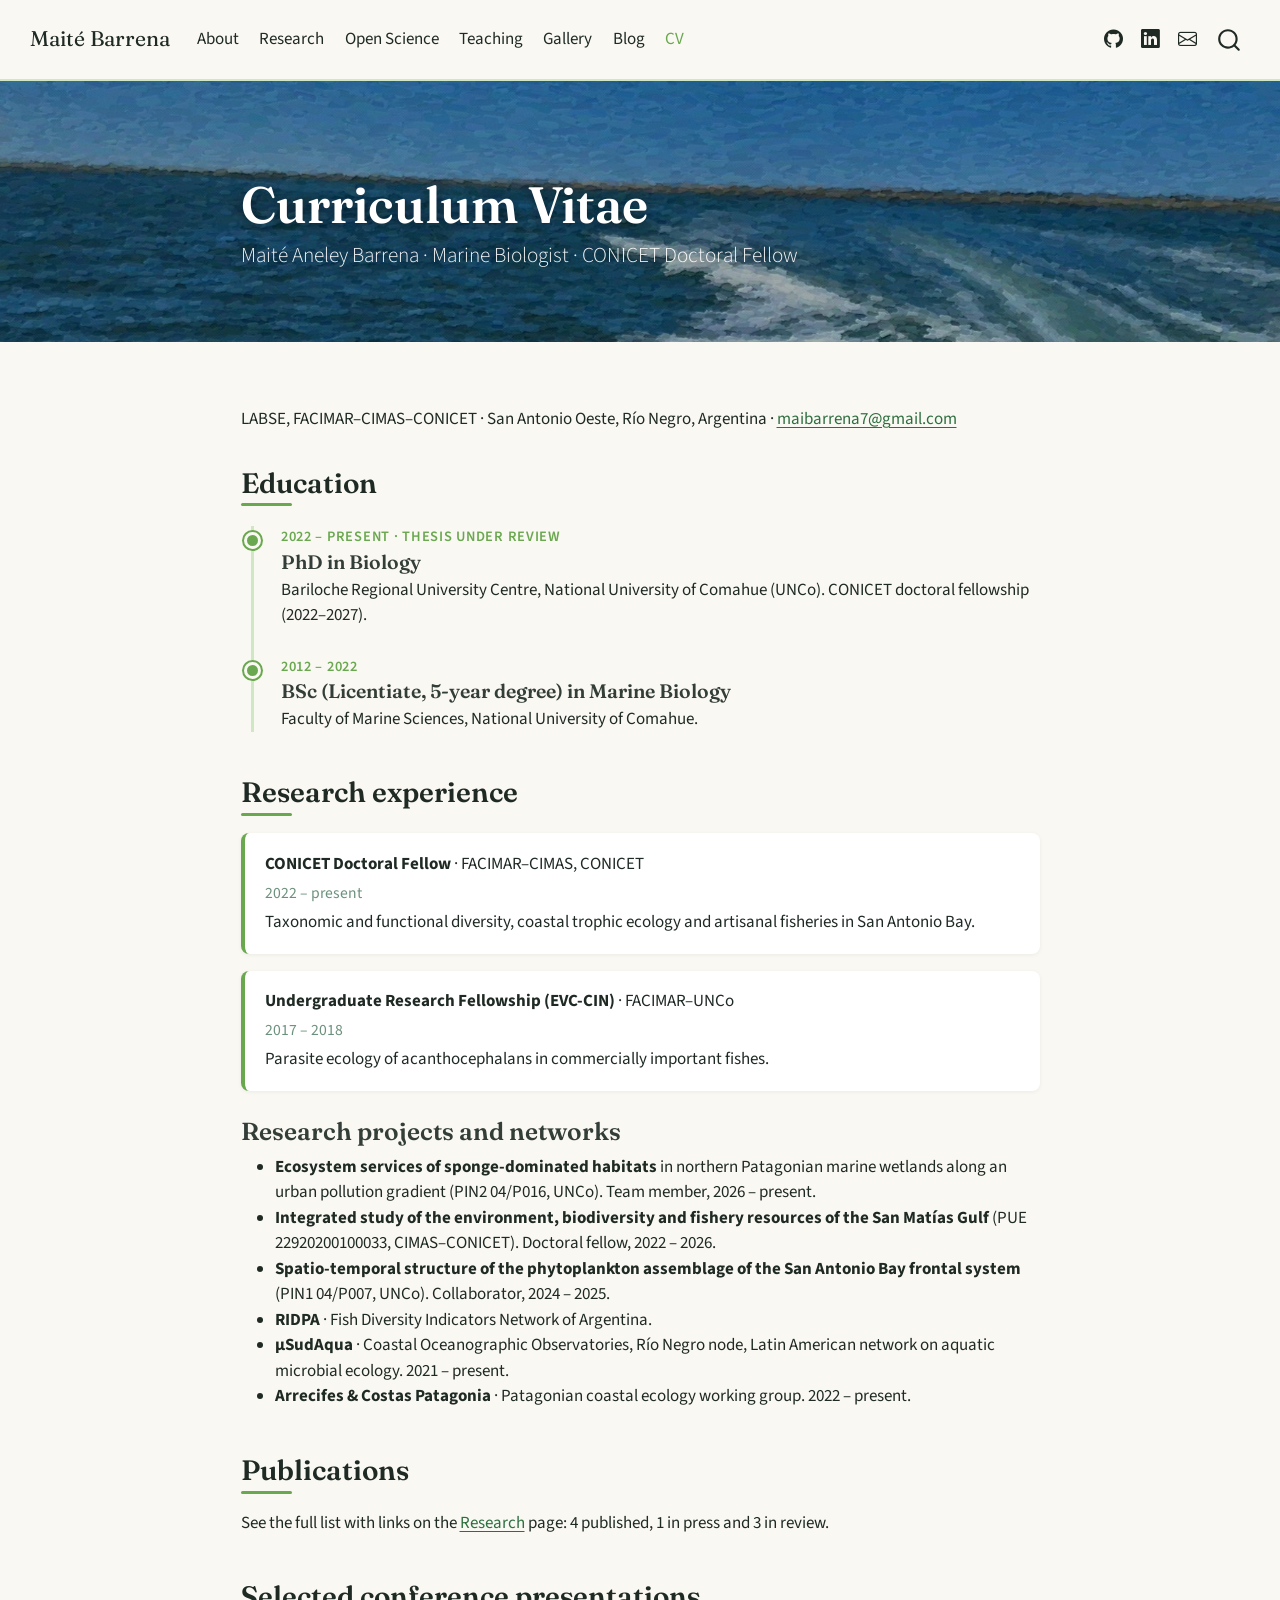
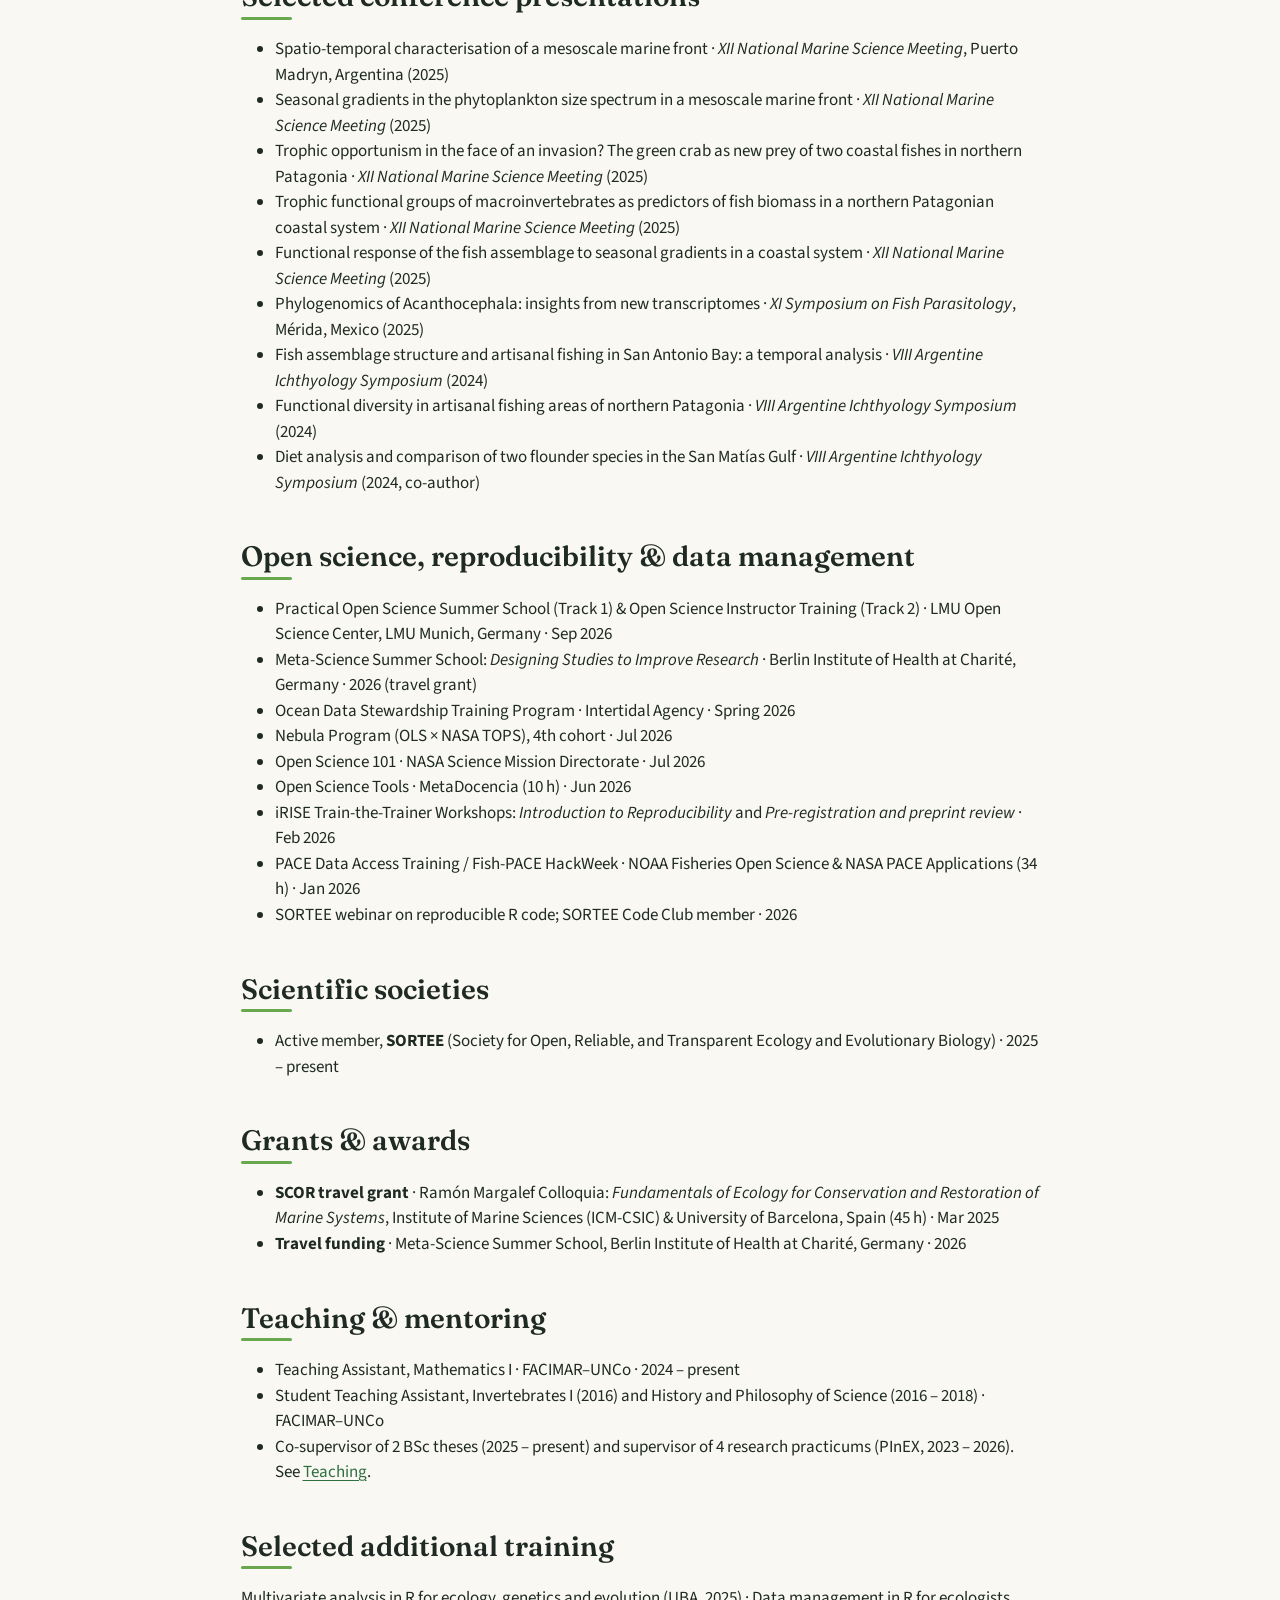
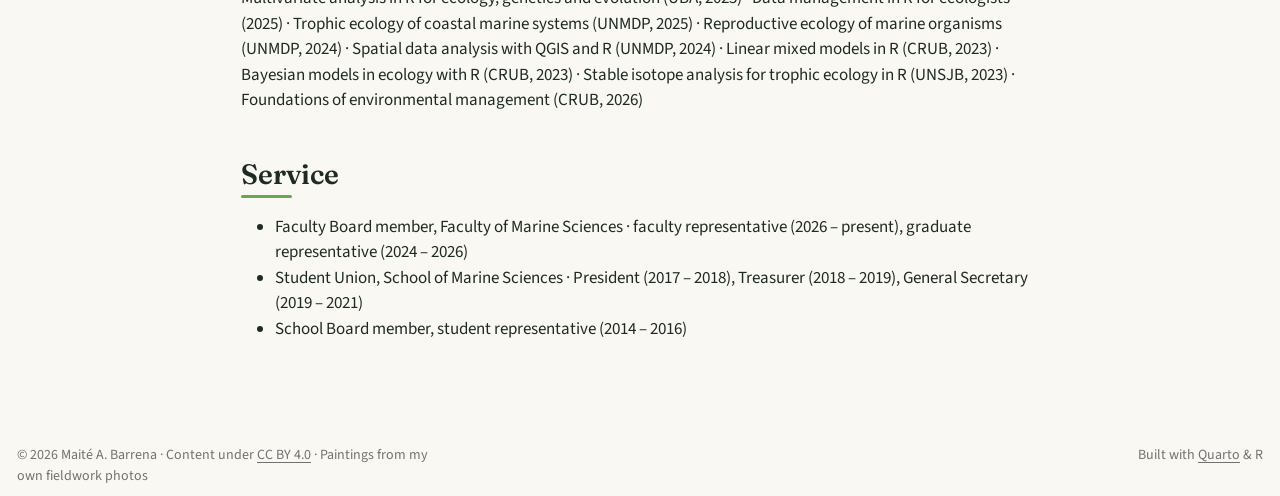
<file: docs/cv.html>
<!DOCTYPE html>
<html xmlns="http://www.w3.org/1999/xhtml" lang="en" xml:lang="en"><head>

<meta charset="utf-8">
<meta name="generator" content="quarto-1.10.18">

<meta name="viewport" content="width=device-width, initial-scale=1.0, user-scalable=yes">


<title>Curriculum Vitae – Maité Barrena</title>
<style>
/* Default styles provided by pandoc.
** See https://pandoc.org/MANUAL.html#variables-for-html for config info.
*/
span.smallcaps{font-variant: small-caps;}
div.columns{display: flex; gap: 1.5em;}
div.column{flex: auto;}
@media screen {
div.columns{gap: min(4vw, 1.5em);}
div.column{overflow-x: auto;}
}
div.hanging-indent{margin-left: 1.5em; text-indent: -1.5em;}
ul.task-list{list-style: none;}
ul.task-list li input[type="checkbox"] {
  width: 0.8em;
  margin: 0 0.8em 0.2em -1em; /* quarto-specific, see https://github.com/quarto-dev/quarto-cli/issues/4556 */ 
  vertical-align: middle;
}
</style>


<script src="site_libs/quarto-nav/quarto-nav.js"></script>
<script src="site_libs/quarto-nav/headroom.min.js"></script>
<script src="site_libs/clipboard/clipboard.min.js"></script>
<script src="site_libs/quarto-search/autocomplete.umd.js"></script>
<script src="site_libs/quarto-search/fuse.min.js"></script>
<script src="site_libs/quarto-search/quarto-search.js"></script>
<meta name="quarto:offset" content="./">
<link href="./img/logos/ocean-data-steward.png" rel="icon" type="image/png">
<script src="site_libs/quarto-html/quarto.js" type="module"></script>
<script src="site_libs/quarto-html/tabsets/tabsets.js" type="module"></script>
<script src="site_libs/quarto-html/popper.min.js"></script>
<script src="site_libs/quarto-html/tippy.umd.min.js"></script>
<script src="site_libs/quarto-html/anchor.min.js"></script>
<link href="site_libs/quarto-html/tippy.css" rel="stylesheet">
<link href="site_libs/quarto-html/quarto-syntax-highlighting-64a204ab8560d761af7679ceaba22944.css" rel="stylesheet" id="quarto-text-highlighting-styles">
<script src="site_libs/bootstrap/bootstrap.min.js"></script>
<link href="site_libs/bootstrap/bootstrap-icons.css" rel="stylesheet">
<link href="site_libs/bootstrap/bootstrap-bd59ab463b29b556912740417b608d8a.min.css" rel="stylesheet" append-hash="true" id="quarto-bootstrap" data-mode="light">
<script id="quarto-search-options" type="application/json">{
  "location": "navbar",
  "copy-button": false,
  "collapse-after": 3,
  "panel-placement": "end",
  "type": "overlay",
  "limit": 50,
  "keyboard-shortcut": [
    "f",
    "/",
    "s"
  ],
  "show-item-context": false,
  "language": {
    "search-no-results-text": "No results",
    "search-matching-documents-text": "matching documents",
    "search-copy-link-title": "Copy link to search",
    "search-hide-matches-text": "Hide additional matches",
    "search-more-match-text": "more match in this document",
    "search-more-matches-text": "more matches in this document",
    "search-clear-button-title": "Clear",
    "search-text-placeholder": "",
    "search-detached-cancel-button-title": "Cancel",
    "search-submit-button-title": "Submit",
    "search-label": "Search"
  }
}</script>
<style>html{ scroll-behavior: smooth; }</style>
<style>

      .quarto-title-block .quarto-title-banner {
        background-image: url(img/bg/boat-wake.jpg);
background-size: cover;
      }
</style>


</head>

<body class="nav-fixed fullcontent quarto-light">

<div id="quarto-search-results"></div>
  <header id="quarto-header" class="headroom fixed-top quarto-banner">
    <nav class="navbar navbar-expand-lg " data-bs-theme="dark">
      <div class="navbar-container container-fluid">
      <div class="navbar-brand-container mx-auto">
    <a class="navbar-brand" href="./index.html">
    <span class="navbar-title">Maité Barrena</span>
    </a>
  </div>
            <div id="quarto-search" class="" title="Search"></div>
          <button class="navbar-toggler" type="button" data-bs-toggle="collapse" data-bs-target="#navbarCollapse" aria-controls="navbarCollapse" role="menu" aria-expanded="false" aria-label="Toggle navigation" onclick="if (window.quartoToggleHeadroom) { window.quartoToggleHeadroom(); }">
  <span class="navbar-toggler-icon"></span>
</button>
          <div class="collapse navbar-collapse" id="navbarCollapse">
            <ul class="navbar-nav navbar-nav-scroll me-auto">
  <li class="nav-item">
    <a class="nav-link" href="./index.html"> 
<span class="menu-text">About</span></a>
  </li>  
  <li class="nav-item">
    <a class="nav-link" href="./research.html"> 
<span class="menu-text">Research</span></a>
  </li>  
  <li class="nav-item">
    <a class="nav-link" href="./open-science.html"> 
<span class="menu-text">Open Science</span></a>
  </li>  
  <li class="nav-item">
    <a class="nav-link" href="./teaching.html"> 
<span class="menu-text">Teaching</span></a>
  </li>  
  <li class="nav-item">
    <a class="nav-link" href="./gallery.html"> 
<span class="menu-text">Gallery</span></a>
  </li>  
  <li class="nav-item">
    <a class="nav-link" href="./blog.html"> 
<span class="menu-text">Blog</span></a>
  </li>  
  <li class="nav-item">
    <a class="nav-link active" href="./cv.html" aria-current="page"> 
<span class="menu-text">CV</span></a>
  </li>  
</ul>
            <ul class="navbar-nav navbar-nav-scroll ms-auto">
  <li class="nav-item compact">
    <a class="nav-link" href="https://github.com/maibarrena7"> <i class="bi bi-github" role="img" aria-label="GitHub">
</i> 
<span class="menu-text"></span></a>
  </li>  
  <li class="nav-item compact">
    <a class="nav-link" href="https://www.linkedin.com/in/mait%C3%A9-barrena-706911390/"> <i class="bi bi-linkedin" role="img" aria-label="LinkedIn">
</i> 
<span class="menu-text"></span></a>
  </li>  
  <li class="nav-item compact">
    <a class="nav-link" href="mailto:maibarrena7@gmail.com"> <i class="bi bi-envelope" role="img" aria-label="Email">
</i> 
<span class="menu-text"></span></a>
  </li>  
</ul>
          </div> <!-- /navcollapse -->
            <div class="quarto-navbar-tools">
</div>
      </div> <!-- /container-fluid -->
    </nav>
</header>
<!-- content -->
<header id="title-block-header" class="quarto-title-block default page-columns page-full">
  <div class="quarto-title-banner page-columns page-full">
    <div class="quarto-title column-body">
      <h1 class="title">Curriculum Vitae</h1>
            <p class="subtitle lead">Maité Aneley Barrena · Marine Biologist · CONICET Doctoral Fellow</p>
                      </div>
  </div>
    
  
  <div class="quarto-title-meta">

      
    
      
    </div>
    
  
  </header><div id="quarto-content" class="quarto-container page-columns page-rows-contents page-layout-article page-navbar">
<!-- sidebar -->
<!-- margin-sidebar -->
    
<!-- main -->
<main class="content quarto-banner-title-block" id="quarto-document-content">





<!-- When you add the PDF, save it as cv/CV_Barrena.pdf and uncomment the line below -->
<!-- [Download full CV (PDF)](cv/CV_Barrena.pdf){.btn .btn-primary} -->
<p>LABSE, FACIMAR–CIMAS–CONICET · San Antonio Oeste, Río Negro, Argentina · <a href="mailto:maibarrena7@gmail.com">maibarrena7@gmail.com</a></p>
<section id="education" class="level2">
<h2 class="anchored" data-anchor-id="education">Education</h2>
<div class="timeline">
  <div class="tl-item"><div class="yr">2022 – present · thesis under review</div><h4 class="anchored">PhD in Biology</h4>
    <p>Bariloche Regional University Centre, National University of Comahue (UNCo). CONICET doctoral fellowship (2022–2027).</p></div>
  <div class="tl-item"><div class="yr">2012 – 2022</div><h4 class="anchored">BSc (Licentiate, 5-year degree) in Marine Biology</h4>
    <p>Faculty of Marine Sciences, National University of Comahue.</p></div>
</div>
</section>
<section id="research-experience" class="level2">
<h2 class="anchored" data-anchor-id="research-experience">Research experience</h2>
<div class="card-item">
<p><strong>CONICET Doctoral Fellow</strong> · FACIMAR–CIMAS, CONICET</p>
<p><span class="meta">2022 – present</span></p>
<p>Taxonomic and functional diversity, coastal trophic ecology and artisanal fisheries in San Antonio Bay.</p>
</div>
<div class="card-item">
<p><strong>Undergraduate Research Fellowship (EVC-CIN)</strong> · FACIMAR–UNCo</p>
<p><span class="meta">2017 – 2018</span></p>
<p>Parasite ecology of acanthocephalans in commercially important fishes.</p>
</div>
<section id="research-projects-and-networks" class="level3">
<h3 class="anchored" data-anchor-id="research-projects-and-networks">Research projects and networks</h3>
<ul>
<li><strong>Ecosystem services of sponge-dominated habitats</strong> in northern Patagonian marine wetlands along an urban pollution gradient (PIN2 04/P016, UNCo). Team member, 2026 – present.</li>
<li><strong>Integrated study of the environment, biodiversity and fishery resources of the San Matías Gulf</strong> (PUE 22920200100033, CIMAS–CONICET). Doctoral fellow, 2022 – 2026.</li>
<li><strong>Spatio-temporal structure of the phytoplankton assemblage of the San Antonio Bay frontal system</strong> (PIN1 04/P007, UNCo). Collaborator, 2024 – 2025.</li>
<li><strong>RIDPA</strong> · Fish Diversity Indicators Network of Argentina.</li>
<li><strong>μSudAqua</strong> · Coastal Oceanographic Observatories, Río Negro node, Latin American network on aquatic microbial ecology. 2021 – present.</li>
<li><strong>Arrecifes &amp; Costas Patagonia</strong> · Patagonian coastal ecology working group. 2022 – present.</li>
</ul>
</section>
</section>
<section id="publications" class="level2">
<h2 class="anchored" data-anchor-id="publications">Publications</h2>
<p>See the full list with links on the <a href="./research.html#publications">Research</a> page: 4 published, 1 in press and 3 in review.</p>
</section>
<section id="selected-conference-presentations" class="level2">
<h2 class="anchored" data-anchor-id="selected-conference-presentations">Selected conference presentations</h2>
<ul>
<li>Spatio-temporal characterisation of a mesoscale marine front · <em>XII National Marine Science Meeting</em>, Puerto Madryn, Argentina (2025)</li>
<li>Seasonal gradients in the phytoplankton size spectrum in a mesoscale marine front · <em>XII National Marine Science Meeting</em> (2025)</li>
<li>Trophic opportunism in the face of an invasion? The green crab as new prey of two coastal fishes in northern Patagonia · <em>XII National Marine Science Meeting</em> (2025)</li>
<li>Trophic functional groups of macroinvertebrates as predictors of fish biomass in a northern Patagonian coastal system · <em>XII National Marine Science Meeting</em> (2025)</li>
<li>Functional response of the fish assemblage to seasonal gradients in a coastal system · <em>XII National Marine Science Meeting</em> (2025)</li>
<li>Phylogenomics of Acanthocephala: insights from new transcriptomes · <em>XI Symposium on Fish Parasitology</em>, Mérida, Mexico (2025)</li>
<li>Fish assemblage structure and artisanal fishing in San Antonio Bay: a temporal analysis · <em>VIII Argentine Ichthyology Symposium</em> (2024)</li>
<li>Functional diversity in artisanal fishing areas of northern Patagonia · <em>VIII Argentine Ichthyology Symposium</em> (2024)</li>
<li>Diet analysis and comparison of two flounder species in the San Matías Gulf · <em>VIII Argentine Ichthyology Symposium</em> (2024, co-author)</li>
</ul>
</section>
<section id="open-science-reproducibility-data-management" class="level2">
<h2 class="anchored" data-anchor-id="open-science-reproducibility-data-management">Open science, reproducibility &amp; data management</h2>
<ul>
<li>Practical Open Science Summer School (Track 1) &amp; Open Science Instructor Training (Track 2) · LMU Open Science Center, LMU Munich, Germany · Sep 2026</li>
<li>Meta-Science Summer School: <em>Designing Studies to Improve Research</em> · Berlin Institute of Health at Charité, Germany · 2026 (travel grant)</li>
<li>Ocean Data Stewardship Training Program · Intertidal Agency · Spring 2026</li>
<li>Nebula Program (OLS × NASA TOPS), 4th cohort · Jul 2026</li>
<li>Open Science 101 · NASA Science Mission Directorate · Jul 2026</li>
<li>Open Science Tools · MetaDocencia (10 h) · Jun 2026</li>
<li>iRISE Train-the-Trainer Workshops: <em>Introduction to Reproducibility</em> and <em>Pre-registration and preprint review</em> · Feb 2026</li>
<li>PACE Data Access Training / Fish-PACE HackWeek · NOAA Fisheries Open Science &amp; NASA PACE Applications (34 h) · Jan 2026</li>
<li>SORTEE webinar on reproducible R code; SORTEE Code Club member · 2026</li>
</ul>
</section>
<section id="scientific-societies" class="level2">
<h2 class="anchored" data-anchor-id="scientific-societies">Scientific societies</h2>
<ul>
<li>Active member, <strong>SORTEE</strong> (Society for Open, Reliable, and Transparent Ecology and Evolutionary Biology) · 2025 – present</li>
</ul>
</section>
<section id="grants-awards" class="level2">
<h2 class="anchored" data-anchor-id="grants-awards">Grants &amp; awards</h2>
<ul>
<li><strong>SCOR travel grant</strong> · Ramón Margalef Colloquia: <em>Fundamentals of Ecology for Conservation and Restoration of Marine Systems</em>, Institute of Marine Sciences (ICM-CSIC) &amp; University of Barcelona, Spain (45 h) · Mar 2025</li>
<li><strong>Travel funding</strong> · Meta-Science Summer School, Berlin Institute of Health at Charité, Germany · 2026</li>
</ul>
</section>
<section id="teaching-mentoring" class="level2">
<h2 class="anchored" data-anchor-id="teaching-mentoring">Teaching &amp; mentoring</h2>
<ul>
<li>Teaching Assistant, Mathematics I · FACIMAR–UNCo · 2024 – present</li>
<li>Student Teaching Assistant, Invertebrates I (2016) and History and Philosophy of Science (2016 – 2018) · FACIMAR–UNCo</li>
<li>Co-supervisor of 2 BSc theses (2025 – present) and supervisor of 4 research practicums (PInEX, 2023 – 2026). See <a href="./teaching.html">Teaching</a>.</li>
</ul>
</section>
<section id="selected-additional-training" class="level2">
<h2 class="anchored" data-anchor-id="selected-additional-training">Selected additional training</h2>
<p>Multivariate analysis in R for ecology, genetics and evolution (UBA, 2025) · Data management in R for ecologists (2025) · Trophic ecology of coastal marine systems (UNMDP, 2025) · Reproductive ecology of marine organisms (UNMDP, 2024) · Spatial data analysis with QGIS and R (UNMDP, 2024) · Linear mixed models in R (CRUB, 2023) · Bayesian models in ecology with R (CRUB, 2023) · Stable isotope analysis for trophic ecology in R (UNSJB, 2023) · Foundations of environmental management (CRUB, 2026)</p>
</section>
<section id="service" class="level2">
<h2 class="anchored" data-anchor-id="service">Service</h2>
<ul>
<li>Faculty Board member, Faculty of Marine Sciences · faculty representative (2026 – present), graduate representative (2024 – 2026)</li>
<li>Student Union, School of Marine Sciences · President (2017 – 2018), Treasurer (2018 – 2019), General Secretary (2019 – 2021)</li>
<li>School Board member, student representative (2014 – 2016)</li>
</ul>


</section>

</main> <!-- /main -->
<script id="quarto-html-after-body" type="application/javascript">
  window.document.addEventListener("DOMContentLoaded", function (event) {
    const icon = "";
    const anchorJS = new window.AnchorJS();
    anchorJS.options = {
      placement: 'right',
      icon: icon
    };
    anchorJS.add('.anchored');
    const isCodeAnnotation = (el) => {
      for (const clz of el.classList) {
        if (clz.startsWith('code-annotation-')) {                     
          return true;
        }
      }
      return false;
    }
    const onCopySuccess = function(e) {
      // button target
      const button = e.trigger;
      // don't keep focus
      button.blur();
      // flash "checked"
      button.classList.add('code-copy-button-checked');
      var currentTitle = button.getAttribute("title");
      button.setAttribute("title", "Copied!");
      let tooltip;
      if (window.bootstrap) {
        button.setAttribute("data-bs-toggle", "tooltip");
        button.setAttribute("data-bs-placement", "left");
        button.setAttribute("data-bs-title", "Copied!");
        tooltip = new bootstrap.Tooltip(button, 
          { trigger: "manual", 
            customClass: "code-copy-button-tooltip",
            offset: [0, -8]});
        tooltip.show();    
      }
      setTimeout(function() {
        if (tooltip) {
          tooltip.hide();
          button.removeAttribute("data-bs-title");
          button.removeAttribute("data-bs-toggle");
          button.removeAttribute("data-bs-placement");
        }
        button.setAttribute("title", currentTitle);
        button.classList.remove('code-copy-button-checked');
      }, 1000);
      // clear code selection
      e.clearSelection();
    }
    const getTextToCopy = function(trigger) {
      const outerScaffold = trigger.parentElement.cloneNode(true);
      const codeEl = outerScaffold.querySelector('code');
      for (const childEl of codeEl.children) {
        if (isCodeAnnotation(childEl)) {
          childEl.remove();
        }
      }
      return codeEl.innerText;
    }
    const clipboard = new window.ClipboardJS('.code-copy-button:not([data-in-quarto-modal])', {
      text: getTextToCopy
    });
    clipboard.on('success', onCopySuccess);
    if (window.document.getElementById('quarto-embedded-source-code-modal')) {
      const clipboardModal = new window.ClipboardJS('.code-copy-button[data-in-quarto-modal]', {
        text: getTextToCopy,
        container: window.document.getElementById('quarto-embedded-source-code-modal')
      });
      clipboardModal.on('success', onCopySuccess);
    }
      var localhostRegex = new RegExp(/^(?:http|https):\/\/localhost\:?[0-9]*\//);
      var mailtoRegex = new RegExp(/^mailto:/);
        var filterRegex = new RegExp("https:\/\/maibarrena7\.github\.io");
      var isInternal = (href) => {
          return filterRegex.test(href) || localhostRegex.test(href) || mailtoRegex.test(href);
      }
      // Inspect non-navigation links and adorn them if external
     var links = window.document.querySelectorAll('a[href]:not(.nav-link):not(.navbar-brand):not(.toc-action):not(.sidebar-link):not(.sidebar-item-toggle):not(.pagination-link):not(.no-external):not([aria-hidden]):not(.dropdown-item):not(.quarto-navigation-tool):not(.about-link)');
      for (var i=0; i<links.length; i++) {
        const link = links[i];
        if (!isInternal(link.href)) {
          // undo the damage that might have been done by quarto-nav.js in the case of
          // links that we want to consider external
          if (link.dataset.originalHref !== undefined) {
            link.href = link.dataset.originalHref;
          }
            // target, if specified
            link.setAttribute("target", "_blank");
            if (link.getAttribute("rel") === null) {
              link.setAttribute("rel", "noopener");
            }
        }
      }
    function tippyHover(el, contentFn, onTriggerFn, onUntriggerFn) {
      const config = {
        allowHTML: true,
        maxWidth: 500,
        delay: 100,
        arrow: false,
        appendTo: function(el) {
            return el.parentElement;
        },
        interactive: true,
        interactiveBorder: 10,
        theme: 'quarto',
        placement: 'bottom-start',
      };
      if (contentFn) {
        config.content = contentFn;
      }
      if (onTriggerFn) {
        config.onTrigger = onTriggerFn;
      }
      if (onUntriggerFn) {
        config.onUntrigger = onUntriggerFn;
      }
      window.tippy(el, config); 
    }
    const noterefs = window.document.querySelectorAll('a[role="doc-noteref"]');
    for (var i=0; i<noterefs.length; i++) {
      const ref = noterefs[i];
      tippyHover(ref, function() {
        // use id or data attribute instead here
        let href = ref.getAttribute('data-footnote-href') || ref.getAttribute('href');
        try { href = new URL(href).hash; } catch {}
        const id = href.replace(/^#\/?/, "");
        const note = window.document.getElementById(id);
        if (note) {
          return note.innerHTML;
        } else {
          return "";
        }
      });
    }
    const xrefs = window.document.querySelectorAll('a.quarto-xref');
    const processXRef = (id, note) => {
      // Strip column container classes
      const stripColumnClz = (el) => {
        el.classList.remove("page-full", "page-columns");
        if (el.children) {
          for (const child of el.children) {
            stripColumnClz(child);
          }
        }
      }
      stripColumnClz(note)
      if (id === null || id.startsWith('sec-')) {
        // Special case sections, only their first couple elements
        const container = document.createElement("div");
        if (note.children && note.children.length > 2) {
          container.appendChild(note.children[0].cloneNode(true));
          for (let i = 1; i < note.children.length; i++) {
            const child = note.children[i];
            if (child.tagName === "P" && child.innerText === "") {
              continue;
            } else {
              container.appendChild(child.cloneNode(true));
              break;
            }
          }
          if (window.Quarto?.typesetMath) {
            window.Quarto.typesetMath(container);
          }
          return container.innerHTML
        } else {
          if (window.Quarto?.typesetMath) {
            window.Quarto.typesetMath(note);
          }
          return note.innerHTML;
        }
      } else {
        // Remove any anchor links if they are present
        const anchorLink = note.querySelector('a.anchorjs-link');
        if (anchorLink) {
          anchorLink.remove();
        }
        if (window.Quarto?.typesetMath) {
          window.Quarto.typesetMath(note);
        }
        if (note.classList.contains("callout")) {
          return note.outerHTML;
        } else {
          return note.innerHTML;
        }
      }
    }
    for (var i=0; i<xrefs.length; i++) {
      const xref = xrefs[i];
      tippyHover(xref, undefined, function(instance) {
        instance.disable();
        let url = xref.getAttribute('href');
        let hash = undefined; 
        if (url.startsWith('#')) {
          hash = url;
        } else {
          try { hash = new URL(url).hash; } catch {}
        }
        if (hash) {
          const id = hash.replace(/^#\/?/, "");
          const note = window.document.getElementById(id);
          if (note !== null) {
            try {
              const html = processXRef(id, note.cloneNode(true));
              instance.setContent(html);
            } finally {
              instance.enable();
              instance.show();
            }
          } else {
            // See if we can fetch this
            fetch(url.split('#')[0])
            .then(res => res.text())
            .then(html => {
              const parser = new DOMParser();
              const htmlDoc = parser.parseFromString(html, "text/html");
              const note = htmlDoc.getElementById(id);
              if (note !== null) {
                const html = processXRef(id, note);
                instance.setContent(html);
              } 
            }).finally(() => {
              instance.enable();
              instance.show();
            });
          }
        } else {
          // See if we can fetch a full url (with no hash to target)
          // This is a special case and we should probably do some content thinning / targeting
          fetch(url)
          .then(res => res.text())
          .then(html => {
            const parser = new DOMParser();
            const htmlDoc = parser.parseFromString(html, "text/html");
            const note = htmlDoc.querySelector('main.content');
            if (note !== null) {
              // This should only happen for chapter cross references
              // (since there is no id in the URL)
              // remove the first header
              if (note.children.length > 0 && note.children[0].tagName === "HEADER") {
                note.children[0].remove();
              }
              const html = processXRef(null, note);
              instance.setContent(html);
            } 
          }).finally(() => {
            instance.enable();
            instance.show();
          });
        }
      }, function(instance) {
      });
    }
        let selectedAnnoteEl;
        const selectorForAnnotation = ( cell, annotation) => {
          let cellAttr = 'data-code-cell="' + cell + '"';
          let lineAttr = 'data-code-annotation="' +  annotation + '"';
          const selector = 'span[' + cellAttr + '][' + lineAttr + ']';
          return selector;
        }
        const selectCodeLines = (annoteEl) => {
          const doc = window.document;
          const targetCell = annoteEl.getAttribute("data-target-cell");
          const targetAnnotation = annoteEl.getAttribute("data-target-annotation");
          const annoteSpan = window.document.querySelector(selectorForAnnotation(targetCell, targetAnnotation));
          const lines = annoteSpan.getAttribute("data-code-lines").split(",");
          const lineIds = lines.map((line) => {
            return targetCell + "-" + line;
          })
          let top = null;
          let height = null;
          let parent = null;
          if (lineIds.length > 0) {
              //compute the position of the single el (top and bottom and make a div)
              const el = window.document.getElementById(lineIds[0]);
              top = el.offsetTop;
              height = el.offsetHeight;
              parent = el.parentElement.parentElement;
            if (lineIds.length > 1) {
              const lastEl = window.document.getElementById(lineIds[lineIds.length - 1]);
              const bottom = lastEl.offsetTop + lastEl.offsetHeight;
              height = bottom - top;
            }
            if (top !== null && height !== null && parent !== null) {
              // cook up a div (if necessary) and position it 
              let div = window.document.getElementById("code-annotation-line-highlight");
              if (div === null) {
                div = window.document.createElement("div");
                div.setAttribute("id", "code-annotation-line-highlight");
                div.style.position = 'absolute';
                parent.appendChild(div);
              }
              div.style.top = top - 2 + "px";
              div.style.height = height + 4 + "px";
              div.style.left = 0;
              let gutterDiv = window.document.getElementById("code-annotation-line-highlight-gutter");
              if (gutterDiv === null) {
                gutterDiv = window.document.createElement("div");
                gutterDiv.setAttribute("id", "code-annotation-line-highlight-gutter");
                gutterDiv.style.position = 'absolute';
                const codeCell = window.document.getElementById(targetCell);
                const gutter = codeCell.querySelector('.code-annotation-gutter');
                gutter.appendChild(gutterDiv);
              }
              gutterDiv.style.top = top - 2 + "px";
              gutterDiv.style.height = height + 4 + "px";
            }
            selectedAnnoteEl = annoteEl;
          }
        };
        const unselectCodeLines = () => {
          const elementsIds = ["code-annotation-line-highlight", "code-annotation-line-highlight-gutter"];
          elementsIds.forEach((elId) => {
            const div = window.document.getElementById(elId);
            if (div) {
              div.remove();
            }
          });
          selectedAnnoteEl = undefined;
        };
          // Handle positioning of the toggle
      window.addEventListener(
        "resize",
        throttle(() => {
          elRect = undefined;
          if (selectedAnnoteEl) {
            selectCodeLines(selectedAnnoteEl);
          }
        }, 10)
      );
      function throttle(fn, ms) {
      let throttle = false;
      let timer;
        return (...args) => {
          if(!throttle) { // first call gets through
              fn.apply(this, args);
              throttle = true;
          } else { // all the others get throttled
              if(timer) clearTimeout(timer); // cancel #2
              timer = setTimeout(() => {
                fn.apply(this, args);
                timer = throttle = false;
              }, ms);
          }
        };
      }
        // Attach click handler to the DT
        const annoteDls = window.document.querySelectorAll('dt[data-target-cell]');
        for (const annoteDlNode of annoteDls) {
          annoteDlNode.addEventListener('click', (event) => {
            const clickedEl = event.target;
            if (clickedEl !== selectedAnnoteEl) {
              unselectCodeLines();
              const activeEl = window.document.querySelector('dt[data-target-cell].code-annotation-active');
              if (activeEl) {
                activeEl.classList.remove('code-annotation-active');
              }
              selectCodeLines(clickedEl);
              clickedEl.classList.add('code-annotation-active');
            } else {
              // Unselect the line
              unselectCodeLines();
              clickedEl.classList.remove('code-annotation-active');
            }
          });
        }
    const findCites = (el) => {
      const parentEl = el.parentElement;
      if (parentEl) {
        const cites = parentEl.dataset.cites;
        if (cites) {
          return {
            el,
            cites: cites.split(' ')
          };
        } else {
          return findCites(el.parentElement)
        }
      } else {
        return undefined;
      }
    };
    var bibliorefs = window.document.querySelectorAll('a[role="doc-biblioref"]');
    for (var i=0; i<bibliorefs.length; i++) {
      const ref = bibliorefs[i];
      const citeInfo = findCites(ref);
      if (citeInfo) {
        tippyHover(citeInfo.el, function() {
          var popup = window.document.createElement('div');
          citeInfo.cites.forEach(function(cite) {
            var citeDiv = window.document.createElement('div');
            citeDiv.classList.add('hanging-indent');
            citeDiv.classList.add('csl-entry');
            var biblioDiv = window.document.getElementById('ref-' + cite);
            if (biblioDiv) {
              citeDiv.innerHTML = biblioDiv.innerHTML;
            }
            popup.appendChild(citeDiv);
          });
          return popup.innerHTML;
        });
      }
    }
  });
  </script>
</div> <!-- /content -->
<footer class="footer">
  <div class="nav-footer">
    <div class="nav-footer-left">
<p>© 2026 Maité A. Barrena · Content under <a href="https://creativecommons.org/licenses/by/4.0/">CC BY 4.0</a> · Paintings from my own fieldwork photos</p>
</div>   
    <div class="nav-footer-center">
      &nbsp;
    </div>
    <div class="nav-footer-right">
<p>Built with <a href="https://quarto.org/">Quarto</a> &amp; R</p>
</div>
  </div>
</footer>




<script src="site_libs/quarto-html/zenscroll-min.js"></script>
</body></html>
</file>
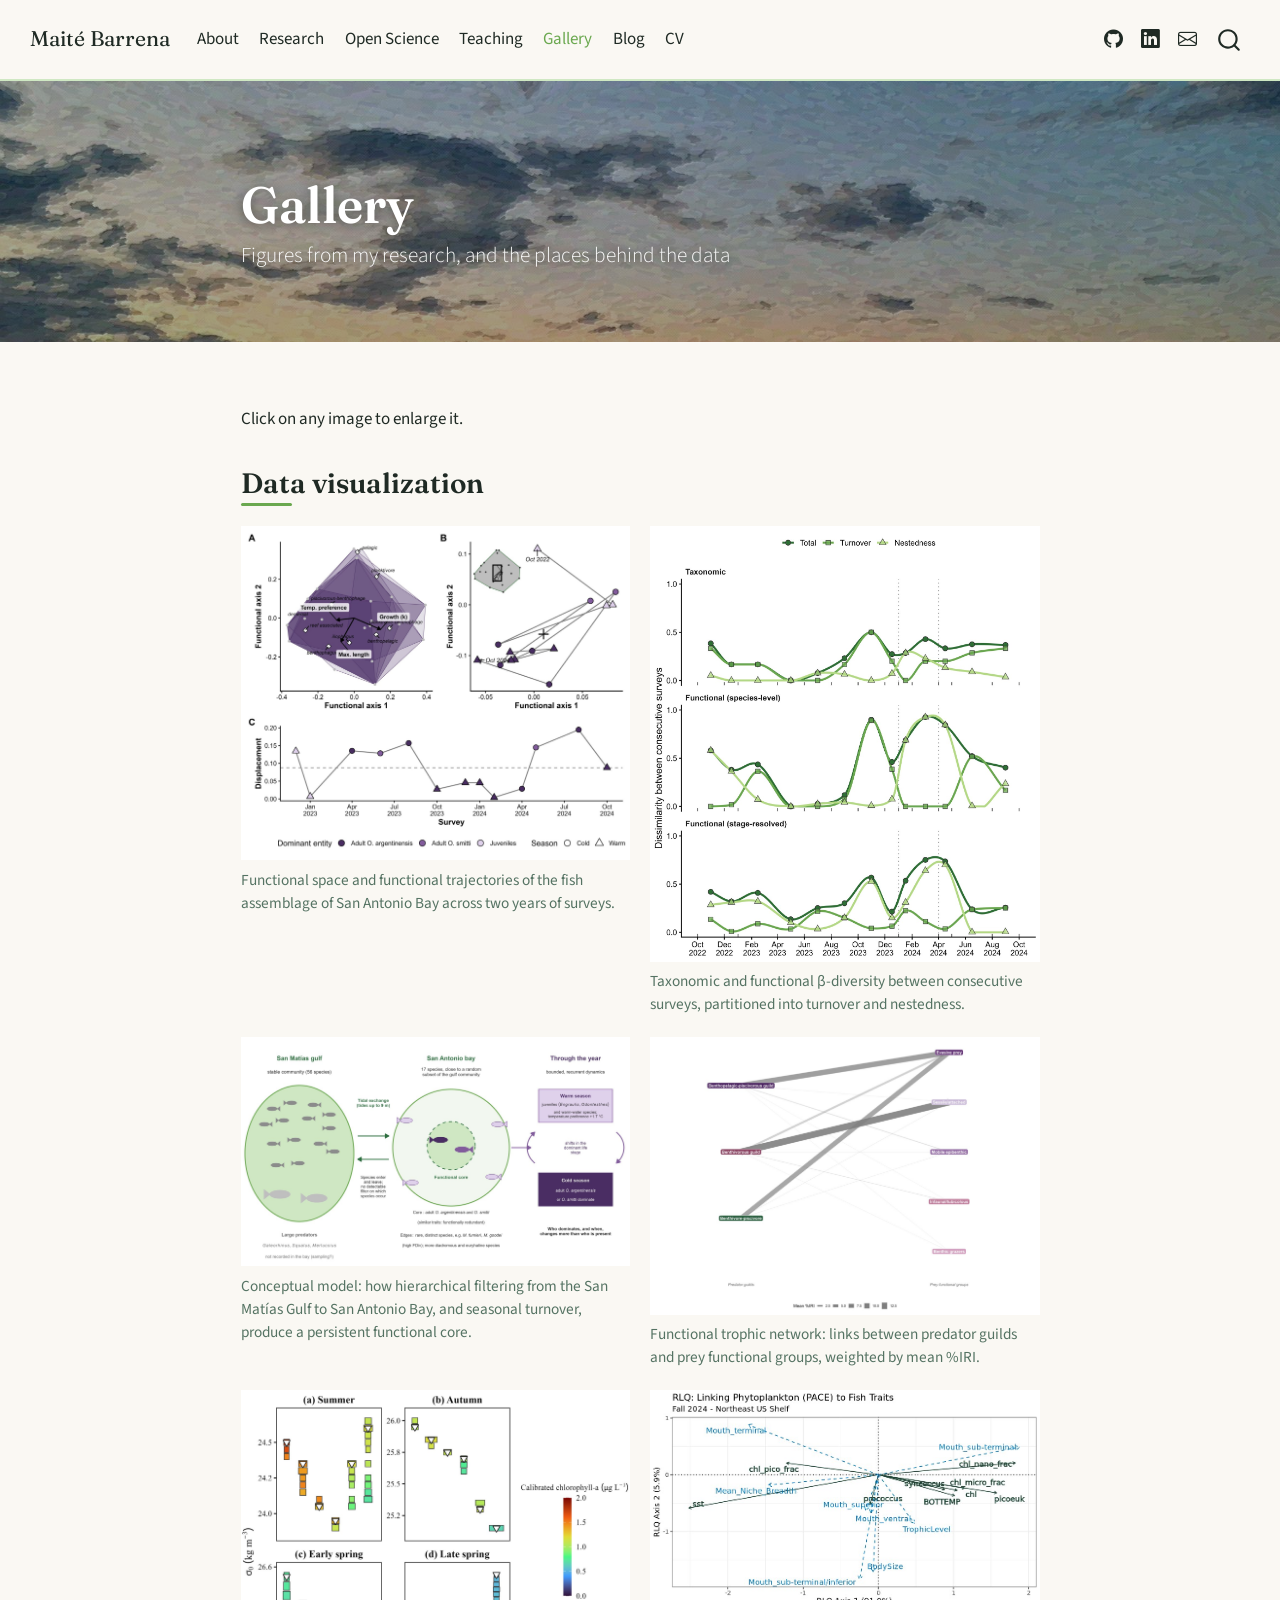
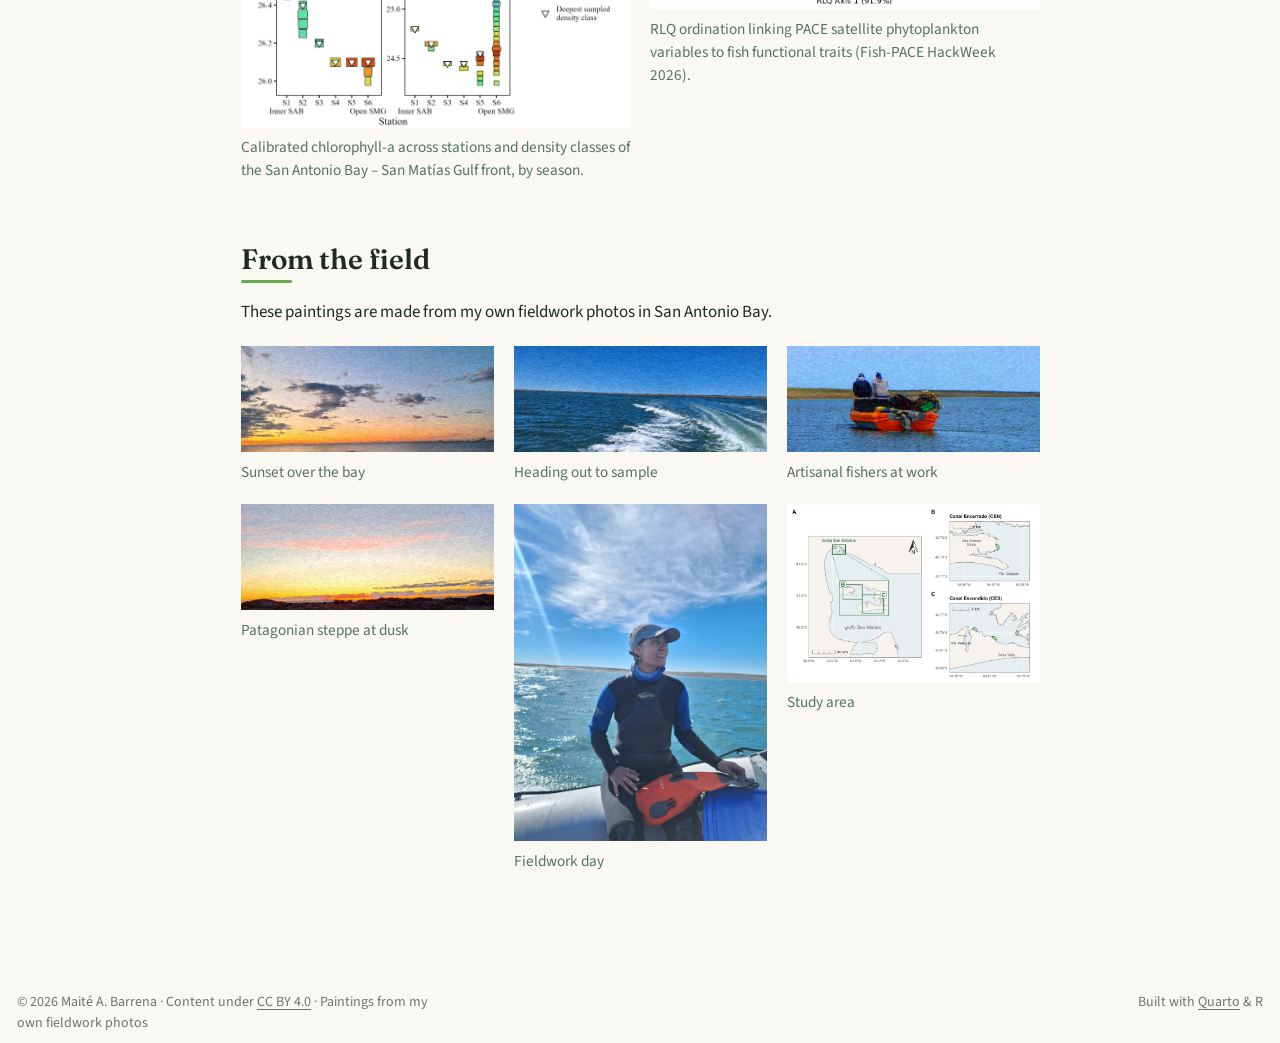
<file: docs/gallery.html>
<!DOCTYPE html>
<html xmlns="http://www.w3.org/1999/xhtml" lang="en" xml:lang="en"><head>

<meta charset="utf-8">
<meta name="generator" content="quarto-1.10.18">

<meta name="viewport" content="width=device-width, initial-scale=1.0, user-scalable=yes">


<title>Gallery – Maité Barrena</title>
<style>
/* Default styles provided by pandoc.
** See https://pandoc.org/MANUAL.html#variables-for-html for config info.
*/
span.smallcaps{font-variant: small-caps;}
div.columns{display: flex; gap: 1.5em;}
div.column{flex: auto;}
@media screen {
div.columns{gap: min(4vw, 1.5em);}
div.column{overflow-x: auto;}
}
div.hanging-indent{margin-left: 1.5em; text-indent: -1.5em;}
ul.task-list{list-style: none;}
ul.task-list li input[type="checkbox"] {
  width: 0.8em;
  margin: 0 0.8em 0.2em -1em; /* quarto-specific, see https://github.com/quarto-dev/quarto-cli/issues/4556 */ 
  vertical-align: middle;
}
</style>


<script src="site_libs/quarto-nav/quarto-nav.js"></script>
<script src="site_libs/quarto-nav/headroom.min.js"></script>
<script src="site_libs/clipboard/clipboard.min.js"></script>
<script src="site_libs/quarto-search/autocomplete.umd.js"></script>
<script src="site_libs/quarto-search/fuse.min.js"></script>
<script src="site_libs/quarto-search/quarto-search.js"></script>
<meta name="quarto:offset" content="./">
<link href="./img/logos/ocean-data-steward.png" rel="icon" type="image/png">
<script src="site_libs/quarto-html/quarto.js" type="module"></script>
<script src="site_libs/quarto-html/tabsets/tabsets.js" type="module"></script>
<script src="site_libs/quarto-html/popper.min.js"></script>
<script src="site_libs/quarto-html/tippy.umd.min.js"></script>
<script src="site_libs/quarto-html/anchor.min.js"></script>
<link href="site_libs/quarto-html/tippy.css" rel="stylesheet">
<link href="site_libs/quarto-html/quarto-syntax-highlighting-64a204ab8560d761af7679ceaba22944.css" rel="stylesheet" id="quarto-text-highlighting-styles">
<script src="site_libs/bootstrap/bootstrap.min.js"></script>
<link href="site_libs/bootstrap/bootstrap-icons.css" rel="stylesheet">
<link href="site_libs/bootstrap/bootstrap-bd59ab463b29b556912740417b608d8a.min.css" rel="stylesheet" append-hash="true" id="quarto-bootstrap" data-mode="light">
<script src="site_libs/quarto-contrib/glightbox/glightbox.min.js"></script>
<link href="site_libs/quarto-contrib/glightbox/glightbox.min.css" rel="stylesheet">
<link href="site_libs/quarto-contrib/glightbox/lightbox.css" rel="stylesheet">
<script id="quarto-search-options" type="application/json">{
  "location": "navbar",
  "copy-button": false,
  "collapse-after": 3,
  "panel-placement": "end",
  "type": "overlay",
  "limit": 50,
  "keyboard-shortcut": [
    "f",
    "/",
    "s"
  ],
  "show-item-context": false,
  "language": {
    "search-no-results-text": "No results",
    "search-matching-documents-text": "matching documents",
    "search-copy-link-title": "Copy link to search",
    "search-hide-matches-text": "Hide additional matches",
    "search-more-match-text": "more match in this document",
    "search-more-matches-text": "more matches in this document",
    "search-clear-button-title": "Clear",
    "search-text-placeholder": "",
    "search-detached-cancel-button-title": "Cancel",
    "search-submit-button-title": "Submit",
    "search-label": "Search"
  }
}</script>
<style>html{ scroll-behavior: smooth; }</style>
<style>

      .quarto-title-block .quarto-title-banner {
        background-image: url(img/bg/sunset-coast.jpg);
background-size: cover;
      }
</style>


</head>

<body class="nav-fixed fullcontent quarto-light">

<div id="quarto-search-results"></div>
  <header id="quarto-header" class="headroom fixed-top quarto-banner">
    <nav class="navbar navbar-expand-lg " data-bs-theme="dark">
      <div class="navbar-container container-fluid">
      <div class="navbar-brand-container mx-auto">
    <a class="navbar-brand" href="./index.html">
    <span class="navbar-title">Maité Barrena</span>
    </a>
  </div>
            <div id="quarto-search" class="" title="Search"></div>
          <button class="navbar-toggler" type="button" data-bs-toggle="collapse" data-bs-target="#navbarCollapse" aria-controls="navbarCollapse" role="menu" aria-expanded="false" aria-label="Toggle navigation" onclick="if (window.quartoToggleHeadroom) { window.quartoToggleHeadroom(); }">
  <span class="navbar-toggler-icon"></span>
</button>
          <div class="collapse navbar-collapse" id="navbarCollapse">
            <ul class="navbar-nav navbar-nav-scroll me-auto">
  <li class="nav-item">
    <a class="nav-link" href="./index.html"> 
<span class="menu-text">About</span></a>
  </li>  
  <li class="nav-item">
    <a class="nav-link" href="./research.html"> 
<span class="menu-text">Research</span></a>
  </li>  
  <li class="nav-item">
    <a class="nav-link" href="./open-science.html"> 
<span class="menu-text">Open Science</span></a>
  </li>  
  <li class="nav-item">
    <a class="nav-link" href="./teaching.html"> 
<span class="menu-text">Teaching</span></a>
  </li>  
  <li class="nav-item">
    <a class="nav-link active" href="./gallery.html" aria-current="page"> 
<span class="menu-text">Gallery</span></a>
  </li>  
  <li class="nav-item">
    <a class="nav-link" href="./blog.html"> 
<span class="menu-text">Blog</span></a>
  </li>  
  <li class="nav-item">
    <a class="nav-link" href="./cv.html"> 
<span class="menu-text">CV</span></a>
  </li>  
</ul>
            <ul class="navbar-nav navbar-nav-scroll ms-auto">
  <li class="nav-item compact">
    <a class="nav-link" href="https://github.com/maibarrena7"> <i class="bi bi-github" role="img" aria-label="GitHub">
</i> 
<span class="menu-text"></span></a>
  </li>  
  <li class="nav-item compact">
    <a class="nav-link" href="https://www.linkedin.com/in/mait%C3%A9-barrena-706911390/"> <i class="bi bi-linkedin" role="img" aria-label="LinkedIn">
</i> 
<span class="menu-text"></span></a>
  </li>  
  <li class="nav-item compact">
    <a class="nav-link" href="mailto:maibarrena7@gmail.com"> <i class="bi bi-envelope" role="img" aria-label="Email">
</i> 
<span class="menu-text"></span></a>
  </li>  
</ul>
          </div> <!-- /navcollapse -->
            <div class="quarto-navbar-tools">
</div>
      </div> <!-- /container-fluid -->
    </nav>
</header>
<!-- content -->
<header id="title-block-header" class="quarto-title-block default page-columns page-full">
  <div class="quarto-title-banner page-columns page-full">
    <div class="quarto-title column-body">
      <h1 class="title">Gallery</h1>
            <p class="subtitle lead">Figures from my research, and the places behind the data</p>
                      </div>
  </div>
    
  
  <div class="quarto-title-meta">

      
    
      
    </div>
    
  
  </header><div id="quarto-content" class="quarto-container page-columns page-rows-contents page-layout-article page-navbar">
<!-- sidebar -->
<!-- margin-sidebar -->
    
<!-- main -->
<main class="content quarto-banner-title-block" id="quarto-document-content">





<p>Click on any image to enlarge it.</p>
<section id="data-visualization" class="level2">
<h2 class="anchored" data-anchor-id="data-visualization">Data visualization</h2>
<div class="quarto-layout-panel" data-layout-ncol="2">
<div class="quarto-layout-row">
<div class="quarto-layout-cell" style="flex-basis: 50.0%;justify-content: flex-start;">
<div class="quarto-figure quarto-figure-center">
<figure class="figure">
<p><a href="img/figs/functional-trajectories.jpg" class="lightbox" data-gallery="viz" title="Functional space and functional trajectories of the fish assemblage of San Antonio Bay across two years of surveys."><img src="img/figs/functional-trajectories.jpg" class="img-fluid figure-img" alt="Functional space and functional trajectories of the fish assemblage of San Antonio Bay across two years of surveys."></a></p>
<figcaption>Functional space and functional trajectories of the fish assemblage of San Antonio Bay across two years of surveys.</figcaption>
</figure>
</div>
</div>
<div class="quarto-layout-cell" style="flex-basis: 50.0%;justify-content: flex-start;">
<div class="quarto-figure quarto-figure-center">
<figure class="figure">
<p><a href="img/figs/beta-time.jpg" class="lightbox" data-gallery="viz" title="Taxonomic and functional β-diversity between consecutive surveys, partitioned into turnover and nestedness."><img src="img/figs/beta-time.jpg" class="img-fluid figure-img" alt="Taxonomic and functional β-diversity between consecutive surveys, partitioned into turnover and nestedness."></a></p>
<figcaption>Taxonomic and functional β-diversity between consecutive surveys, partitioned into turnover and nestedness.</figcaption>
</figure>
</div>
</div>
</div>
<div class="quarto-layout-row">
<div class="quarto-layout-cell" style="flex-basis: 50.0%;justify-content: flex-start;">
<div class="quarto-figure quarto-figure-center">
<figure class="figure">
<p><a href="img/figs/conceptual-model.jpg" class="lightbox" data-gallery="viz" title="Conceptual model: how hierarchical filtering from the San Matías Gulf to San Antonio Bay, and seasonal turnover, produce a persistent functional core."><img src="img/figs/conceptual-model.jpg" class="img-fluid figure-img" alt="Conceptual model: how hierarchical filtering from the San Matías Gulf to San Antonio Bay, and seasonal turnover, produce a persistent functional core."></a></p>
<figcaption>Conceptual model: how hierarchical filtering from the San Matías Gulf to San Antonio Bay, and seasonal turnover, produce a persistent functional core.</figcaption>
</figure>
</div>
</div>
<div class="quarto-layout-cell" style="flex-basis: 50.0%;justify-content: flex-start;">
<div class="quarto-figure quarto-figure-center">
<figure class="figure">
<p><a href="img/figs/functional-network.jpg" class="lightbox" data-gallery="viz" title="Functional trophic network: links between predator guilds and prey functional groups, weighted by mean %IRI."><img src="img/figs/functional-network.jpg" class="img-fluid figure-img" alt="Functional trophic network: links between predator guilds and prey functional groups, weighted by mean %IRI."></a></p>
<figcaption>Functional trophic network: links between predator guilds and prey functional groups, weighted by mean %IRI.</figcaption>
</figure>
</div>
</div>
</div>
<div class="quarto-layout-row">
<div class="quarto-layout-cell" style="flex-basis: 50.0%;justify-content: flex-start;">
<div class="quarto-figure quarto-figure-center">
<figure class="figure">
<p><a href="img/figs/front-chlorophyll.jpg" class="lightbox" data-gallery="viz" title="Calibrated chlorophyll-a across stations and density classes of the San Antonio Bay – San Matías Gulf front, by season."><img src="img/figs/front-chlorophyll.jpg" class="img-fluid figure-img" alt="Calibrated chlorophyll-a across stations and density classes of the San Antonio Bay – San Matías Gulf front, by season."></a></p>
<figcaption>Calibrated chlorophyll-a across stations and density classes of the San Antonio Bay – San Matías Gulf front, by season.</figcaption>
</figure>
</div>
</div>
<div class="quarto-layout-cell" style="flex-basis: 50.0%;justify-content: flex-start;">
<div class="quarto-figure quarto-figure-center">
<figure class="figure">
<p><a href="img/figs/pace-rlq.jpg" class="lightbox" data-gallery="viz" title="RLQ ordination linking PACE satellite phytoplankton variables to fish functional traits (Fish-PACE HackWeek 2026)."><img src="img/figs/pace-rlq.jpg" class="img-fluid figure-img" alt="RLQ ordination linking PACE satellite phytoplankton variables to fish functional traits (Fish-PACE HackWeek 2026)."></a></p>
<figcaption>RLQ ordination linking PACE satellite phytoplankton variables to fish functional traits (Fish-PACE HackWeek 2026).</figcaption>
</figure>
</div>
</div>
</div>
</div>
</section>
<section id="from-the-field" class="level2">
<h2 class="anchored" data-anchor-id="from-the-field">From the field</h2>
<p>These paintings are made from my own fieldwork photos in San Antonio Bay.</p>
<div class="quarto-layout-panel" data-layout-ncol="3">
<div class="quarto-layout-row">
<div class="quarto-layout-cell" style="flex-basis: 33.3%;justify-content: flex-start;">
<div class="quarto-figure quarto-figure-center">
<figure class="figure">
<p><a href="img/bg/sunset-coast.jpg" class="lightbox" data-gallery="field" title="Sunset over the bay"><img src="img/bg/sunset-coast.jpg" class="img-fluid figure-img" alt="Sunset over the bay"></a></p>
<figcaption>Sunset over the bay</figcaption>
</figure>
</div>
</div>
<div class="quarto-layout-cell" style="flex-basis: 33.3%;justify-content: flex-start;">
<div class="quarto-figure quarto-figure-center">
<figure class="figure">
<p><a href="img/bg/boat-wake.jpg" class="lightbox" data-gallery="field" title="Heading out to sample"><img src="img/bg/boat-wake.jpg" class="img-fluid figure-img" alt="Heading out to sample"></a></p>
<figcaption>Heading out to sample</figcaption>
</figure>
</div>
</div>
<div class="quarto-layout-cell" style="flex-basis: 33.3%;justify-content: flex-start;">
<div class="quarto-figure quarto-figure-center">
<figure class="figure">
<p><a href="img/bg/fishers.jpg" class="lightbox" data-gallery="field" title="Artisanal fishers at work"><img src="img/bg/fishers.jpg" class="img-fluid figure-img" alt="Artisanal fishers at work"></a></p>
<figcaption>Artisanal fishers at work</figcaption>
</figure>
</div>
</div>
</div>
<div class="quarto-layout-row">
<div class="quarto-layout-cell" style="flex-basis: 33.3%;justify-content: flex-start;">
<div class="quarto-figure quarto-figure-center">
<figure class="figure">
<p><a href="img/bg/steppe-sunset.jpg" class="lightbox" data-gallery="field" title="Patagonian steppe at dusk"><img src="img/bg/steppe-sunset.jpg" class="img-fluid figure-img" alt="Patagonian steppe at dusk"></a></p>
<figcaption>Patagonian steppe at dusk</figcaption>
</figure>
</div>
</div>
<div class="quarto-layout-cell" style="flex-basis: 33.3%;justify-content: flex-start;">
<div class="quarto-figure quarto-figure-center">
<figure class="figure">
<p><a href="img/fieldwork.jpg" class="lightbox" data-gallery="field" title="Fieldwork day"><img src="img/fieldwork.jpg" class="img-fluid figure-img" alt="Fieldwork day"></a></p>
<figcaption>Fieldwork day</figcaption>
</figure>
</div>
</div>
<div class="quarto-layout-cell" style="flex-basis: 33.3%;justify-content: flex-start;">
<div class="quarto-figure quarto-figure-center">
<figure class="figure">
<p><a href="img/figs/study-area.jpg" class="lightbox" data-gallery="field" title="Study area"><img src="img/figs/study-area.jpg" class="img-fluid figure-img" alt="Study area"></a></p>
<figcaption>Study area</figcaption>
</figure>
</div>
</div>
</div>
</div>


</section>

</main> <!-- /main -->
<script id="quarto-html-after-body" type="application/javascript">
  window.document.addEventListener("DOMContentLoaded", function (event) {
    const icon = "";
    const anchorJS = new window.AnchorJS();
    anchorJS.options = {
      placement: 'right',
      icon: icon
    };
    anchorJS.add('.anchored');
    const isCodeAnnotation = (el) => {
      for (const clz of el.classList) {
        if (clz.startsWith('code-annotation-')) {                     
          return true;
        }
      }
      return false;
    }
    const onCopySuccess = function(e) {
      // button target
      const button = e.trigger;
      // don't keep focus
      button.blur();
      // flash "checked"
      button.classList.add('code-copy-button-checked');
      var currentTitle = button.getAttribute("title");
      button.setAttribute("title", "Copied!");
      let tooltip;
      if (window.bootstrap) {
        button.setAttribute("data-bs-toggle", "tooltip");
        button.setAttribute("data-bs-placement", "left");
        button.setAttribute("data-bs-title", "Copied!");
        tooltip = new bootstrap.Tooltip(button, 
          { trigger: "manual", 
            customClass: "code-copy-button-tooltip",
            offset: [0, -8]});
        tooltip.show();    
      }
      setTimeout(function() {
        if (tooltip) {
          tooltip.hide();
          button.removeAttribute("data-bs-title");
          button.removeAttribute("data-bs-toggle");
          button.removeAttribute("data-bs-placement");
        }
        button.setAttribute("title", currentTitle);
        button.classList.remove('code-copy-button-checked');
      }, 1000);
      // clear code selection
      e.clearSelection();
    }
    const getTextToCopy = function(trigger) {
      const outerScaffold = trigger.parentElement.cloneNode(true);
      const codeEl = outerScaffold.querySelector('code');
      for (const childEl of codeEl.children) {
        if (isCodeAnnotation(childEl)) {
          childEl.remove();
        }
      }
      return codeEl.innerText;
    }
    const clipboard = new window.ClipboardJS('.code-copy-button:not([data-in-quarto-modal])', {
      text: getTextToCopy
    });
    clipboard.on('success', onCopySuccess);
    if (window.document.getElementById('quarto-embedded-source-code-modal')) {
      const clipboardModal = new window.ClipboardJS('.code-copy-button[data-in-quarto-modal]', {
        text: getTextToCopy,
        container: window.document.getElementById('quarto-embedded-source-code-modal')
      });
      clipboardModal.on('success', onCopySuccess);
    }
      var localhostRegex = new RegExp(/^(?:http|https):\/\/localhost\:?[0-9]*\//);
      var mailtoRegex = new RegExp(/^mailto:/);
        var filterRegex = new RegExp("https:\/\/maibarrena7\.github\.io");
      var isInternal = (href) => {
          return filterRegex.test(href) || localhostRegex.test(href) || mailtoRegex.test(href);
      }
      // Inspect non-navigation links and adorn them if external
     var links = window.document.querySelectorAll('a[href]:not(.nav-link):not(.navbar-brand):not(.toc-action):not(.sidebar-link):not(.sidebar-item-toggle):not(.pagination-link):not(.no-external):not([aria-hidden]):not(.dropdown-item):not(.quarto-navigation-tool):not(.about-link)');
      for (var i=0; i<links.length; i++) {
        const link = links[i];
        if (!isInternal(link.href)) {
          // undo the damage that might have been done by quarto-nav.js in the case of
          // links that we want to consider external
          if (link.dataset.originalHref !== undefined) {
            link.href = link.dataset.originalHref;
          }
            // target, if specified
            link.setAttribute("target", "_blank");
            if (link.getAttribute("rel") === null) {
              link.setAttribute("rel", "noopener");
            }
        }
      }
    function tippyHover(el, contentFn, onTriggerFn, onUntriggerFn) {
      const config = {
        allowHTML: true,
        maxWidth: 500,
        delay: 100,
        arrow: false,
        appendTo: function(el) {
            return el.parentElement;
        },
        interactive: true,
        interactiveBorder: 10,
        theme: 'quarto',
        placement: 'bottom-start',
      };
      if (contentFn) {
        config.content = contentFn;
      }
      if (onTriggerFn) {
        config.onTrigger = onTriggerFn;
      }
      if (onUntriggerFn) {
        config.onUntrigger = onUntriggerFn;
      }
      window.tippy(el, config); 
    }
    const noterefs = window.document.querySelectorAll('a[role="doc-noteref"]');
    for (var i=0; i<noterefs.length; i++) {
      const ref = noterefs[i];
      tippyHover(ref, function() {
        // use id or data attribute instead here
        let href = ref.getAttribute('data-footnote-href') || ref.getAttribute('href');
        try { href = new URL(href).hash; } catch {}
        const id = href.replace(/^#\/?/, "");
        const note = window.document.getElementById(id);
        if (note) {
          return note.innerHTML;
        } else {
          return "";
        }
      });
    }
    const xrefs = window.document.querySelectorAll('a.quarto-xref');
    const processXRef = (id, note) => {
      // Strip column container classes
      const stripColumnClz = (el) => {
        el.classList.remove("page-full", "page-columns");
        if (el.children) {
          for (const child of el.children) {
            stripColumnClz(child);
          }
        }
      }
      stripColumnClz(note)
      if (id === null || id.startsWith('sec-')) {
        // Special case sections, only their first couple elements
        const container = document.createElement("div");
        if (note.children && note.children.length > 2) {
          container.appendChild(note.children[0].cloneNode(true));
          for (let i = 1; i < note.children.length; i++) {
            const child = note.children[i];
            if (child.tagName === "P" && child.innerText === "") {
              continue;
            } else {
              container.appendChild(child.cloneNode(true));
              break;
            }
          }
          if (window.Quarto?.typesetMath) {
            window.Quarto.typesetMath(container);
          }
          return container.innerHTML
        } else {
          if (window.Quarto?.typesetMath) {
            window.Quarto.typesetMath(note);
          }
          return note.innerHTML;
        }
      } else {
        // Remove any anchor links if they are present
        const anchorLink = note.querySelector('a.anchorjs-link');
        if (anchorLink) {
          anchorLink.remove();
        }
        if (window.Quarto?.typesetMath) {
          window.Quarto.typesetMath(note);
        }
        if (note.classList.contains("callout")) {
          return note.outerHTML;
        } else {
          return note.innerHTML;
        }
      }
    }
    for (var i=0; i<xrefs.length; i++) {
      const xref = xrefs[i];
      tippyHover(xref, undefined, function(instance) {
        instance.disable();
        let url = xref.getAttribute('href');
        let hash = undefined; 
        if (url.startsWith('#')) {
          hash = url;
        } else {
          try { hash = new URL(url).hash; } catch {}
        }
        if (hash) {
          const id = hash.replace(/^#\/?/, "");
          const note = window.document.getElementById(id);
          if (note !== null) {
            try {
              const html = processXRef(id, note.cloneNode(true));
              instance.setContent(html);
            } finally {
              instance.enable();
              instance.show();
            }
          } else {
            // See if we can fetch this
            fetch(url.split('#')[0])
            .then(res => res.text())
            .then(html => {
              const parser = new DOMParser();
              const htmlDoc = parser.parseFromString(html, "text/html");
              const note = htmlDoc.getElementById(id);
              if (note !== null) {
                const html = processXRef(id, note);
                instance.setContent(html);
              } 
            }).finally(() => {
              instance.enable();
              instance.show();
            });
          }
        } else {
          // See if we can fetch a full url (with no hash to target)
          // This is a special case and we should probably do some content thinning / targeting
          fetch(url)
          .then(res => res.text())
          .then(html => {
            const parser = new DOMParser();
            const htmlDoc = parser.parseFromString(html, "text/html");
            const note = htmlDoc.querySelector('main.content');
            if (note !== null) {
              // This should only happen for chapter cross references
              // (since there is no id in the URL)
              // remove the first header
              if (note.children.length > 0 && note.children[0].tagName === "HEADER") {
                note.children[0].remove();
              }
              const html = processXRef(null, note);
              instance.setContent(html);
            } 
          }).finally(() => {
            instance.enable();
            instance.show();
          });
        }
      }, function(instance) {
      });
    }
        let selectedAnnoteEl;
        const selectorForAnnotation = ( cell, annotation) => {
          let cellAttr = 'data-code-cell="' + cell + '"';
          let lineAttr = 'data-code-annotation="' +  annotation + '"';
          const selector = 'span[' + cellAttr + '][' + lineAttr + ']';
          return selector;
        }
        const selectCodeLines = (annoteEl) => {
          const doc = window.document;
          const targetCell = annoteEl.getAttribute("data-target-cell");
          const targetAnnotation = annoteEl.getAttribute("data-target-annotation");
          const annoteSpan = window.document.querySelector(selectorForAnnotation(targetCell, targetAnnotation));
          const lines = annoteSpan.getAttribute("data-code-lines").split(",");
          const lineIds = lines.map((line) => {
            return targetCell + "-" + line;
          })
          let top = null;
          let height = null;
          let parent = null;
          if (lineIds.length > 0) {
              //compute the position of the single el (top and bottom and make a div)
              const el = window.document.getElementById(lineIds[0]);
              top = el.offsetTop;
              height = el.offsetHeight;
              parent = el.parentElement.parentElement;
            if (lineIds.length > 1) {
              const lastEl = window.document.getElementById(lineIds[lineIds.length - 1]);
              const bottom = lastEl.offsetTop + lastEl.offsetHeight;
              height = bottom - top;
            }
            if (top !== null && height !== null && parent !== null) {
              // cook up a div (if necessary) and position it 
              let div = window.document.getElementById("code-annotation-line-highlight");
              if (div === null) {
                div = window.document.createElement("div");
                div.setAttribute("id", "code-annotation-line-highlight");
                div.style.position = 'absolute';
                parent.appendChild(div);
              }
              div.style.top = top - 2 + "px";
              div.style.height = height + 4 + "px";
              div.style.left = 0;
              let gutterDiv = window.document.getElementById("code-annotation-line-highlight-gutter");
              if (gutterDiv === null) {
                gutterDiv = window.document.createElement("div");
                gutterDiv.setAttribute("id", "code-annotation-line-highlight-gutter");
                gutterDiv.style.position = 'absolute';
                const codeCell = window.document.getElementById(targetCell);
                const gutter = codeCell.querySelector('.code-annotation-gutter');
                gutter.appendChild(gutterDiv);
              }
              gutterDiv.style.top = top - 2 + "px";
              gutterDiv.style.height = height + 4 + "px";
            }
            selectedAnnoteEl = annoteEl;
          }
        };
        const unselectCodeLines = () => {
          const elementsIds = ["code-annotation-line-highlight", "code-annotation-line-highlight-gutter"];
          elementsIds.forEach((elId) => {
            const div = window.document.getElementById(elId);
            if (div) {
              div.remove();
            }
          });
          selectedAnnoteEl = undefined;
        };
          // Handle positioning of the toggle
      window.addEventListener(
        "resize",
        throttle(() => {
          elRect = undefined;
          if (selectedAnnoteEl) {
            selectCodeLines(selectedAnnoteEl);
          }
        }, 10)
      );
      function throttle(fn, ms) {
      let throttle = false;
      let timer;
        return (...args) => {
          if(!throttle) { // first call gets through
              fn.apply(this, args);
              throttle = true;
          } else { // all the others get throttled
              if(timer) clearTimeout(timer); // cancel #2
              timer = setTimeout(() => {
                fn.apply(this, args);
                timer = throttle = false;
              }, ms);
          }
        };
      }
        // Attach click handler to the DT
        const annoteDls = window.document.querySelectorAll('dt[data-target-cell]');
        for (const annoteDlNode of annoteDls) {
          annoteDlNode.addEventListener('click', (event) => {
            const clickedEl = event.target;
            if (clickedEl !== selectedAnnoteEl) {
              unselectCodeLines();
              const activeEl = window.document.querySelector('dt[data-target-cell].code-annotation-active');
              if (activeEl) {
                activeEl.classList.remove('code-annotation-active');
              }
              selectCodeLines(clickedEl);
              clickedEl.classList.add('code-annotation-active');
            } else {
              // Unselect the line
              unselectCodeLines();
              clickedEl.classList.remove('code-annotation-active');
            }
          });
        }
    const findCites = (el) => {
      const parentEl = el.parentElement;
      if (parentEl) {
        const cites = parentEl.dataset.cites;
        if (cites) {
          return {
            el,
            cites: cites.split(' ')
          };
        } else {
          return findCites(el.parentElement)
        }
      } else {
        return undefined;
      }
    };
    var bibliorefs = window.document.querySelectorAll('a[role="doc-biblioref"]');
    for (var i=0; i<bibliorefs.length; i++) {
      const ref = bibliorefs[i];
      const citeInfo = findCites(ref);
      if (citeInfo) {
        tippyHover(citeInfo.el, function() {
          var popup = window.document.createElement('div');
          citeInfo.cites.forEach(function(cite) {
            var citeDiv = window.document.createElement('div');
            citeDiv.classList.add('hanging-indent');
            citeDiv.classList.add('csl-entry');
            var biblioDiv = window.document.getElementById('ref-' + cite);
            if (biblioDiv) {
              citeDiv.innerHTML = biblioDiv.innerHTML;
            }
            popup.appendChild(citeDiv);
          });
          return popup.innerHTML;
        });
      }
    }
  });
  </script>
</div> <!-- /content -->
<footer class="footer">
  <div class="nav-footer">
    <div class="nav-footer-left">
<p>© 2026 Maité A. Barrena · Content under <a href="https://creativecommons.org/licenses/by/4.0/">CC BY 4.0</a> · Paintings from my own fieldwork photos</p>
</div>   
    <div class="nav-footer-center">
      &nbsp;
    </div>
    <div class="nav-footer-right">
<p>Built with <a href="https://quarto.org/">Quarto</a> &amp; R</p>
</div>
  </div>
</footer>
<script>var lightboxQuarto = GLightbox({"closeEffect":"zoom","descPosition":"bottom","loop":false,"openEffect":"zoom","selector":".lightbox"});
(function() {
  let previousOnload = window.onload;
  window.onload = () => {
    if (previousOnload) {
      previousOnload();
    }
    lightboxQuarto.on('slide_before_load', (data) => {
      const { slideIndex, slideNode, slideConfig, player, trigger } = data;
      const href = trigger.getAttribute('href');
      if (href !== null) {
        const imgEl = window.document.querySelector(`a[href="${href}"] img`);
        if (imgEl !== null) {
          const srcAttr = imgEl.getAttribute("src");
          if (srcAttr && srcAttr.startsWith("data:")) {
            slideConfig.href = srcAttr;
          }
        }
      } 
    });
  
    lightboxQuarto.on('slide_after_load', (data) => {
      const { slideIndex, slideNode, slideConfig, player, trigger } = data;
      if (window.Quarto?.typesetMath) {
        window.Quarto.typesetMath(slideNode);
      }
    });
  
  };
  
})();
          </script>




<script src="site_libs/quarto-html/zenscroll-min.js"></script>
</body></html>
</file>
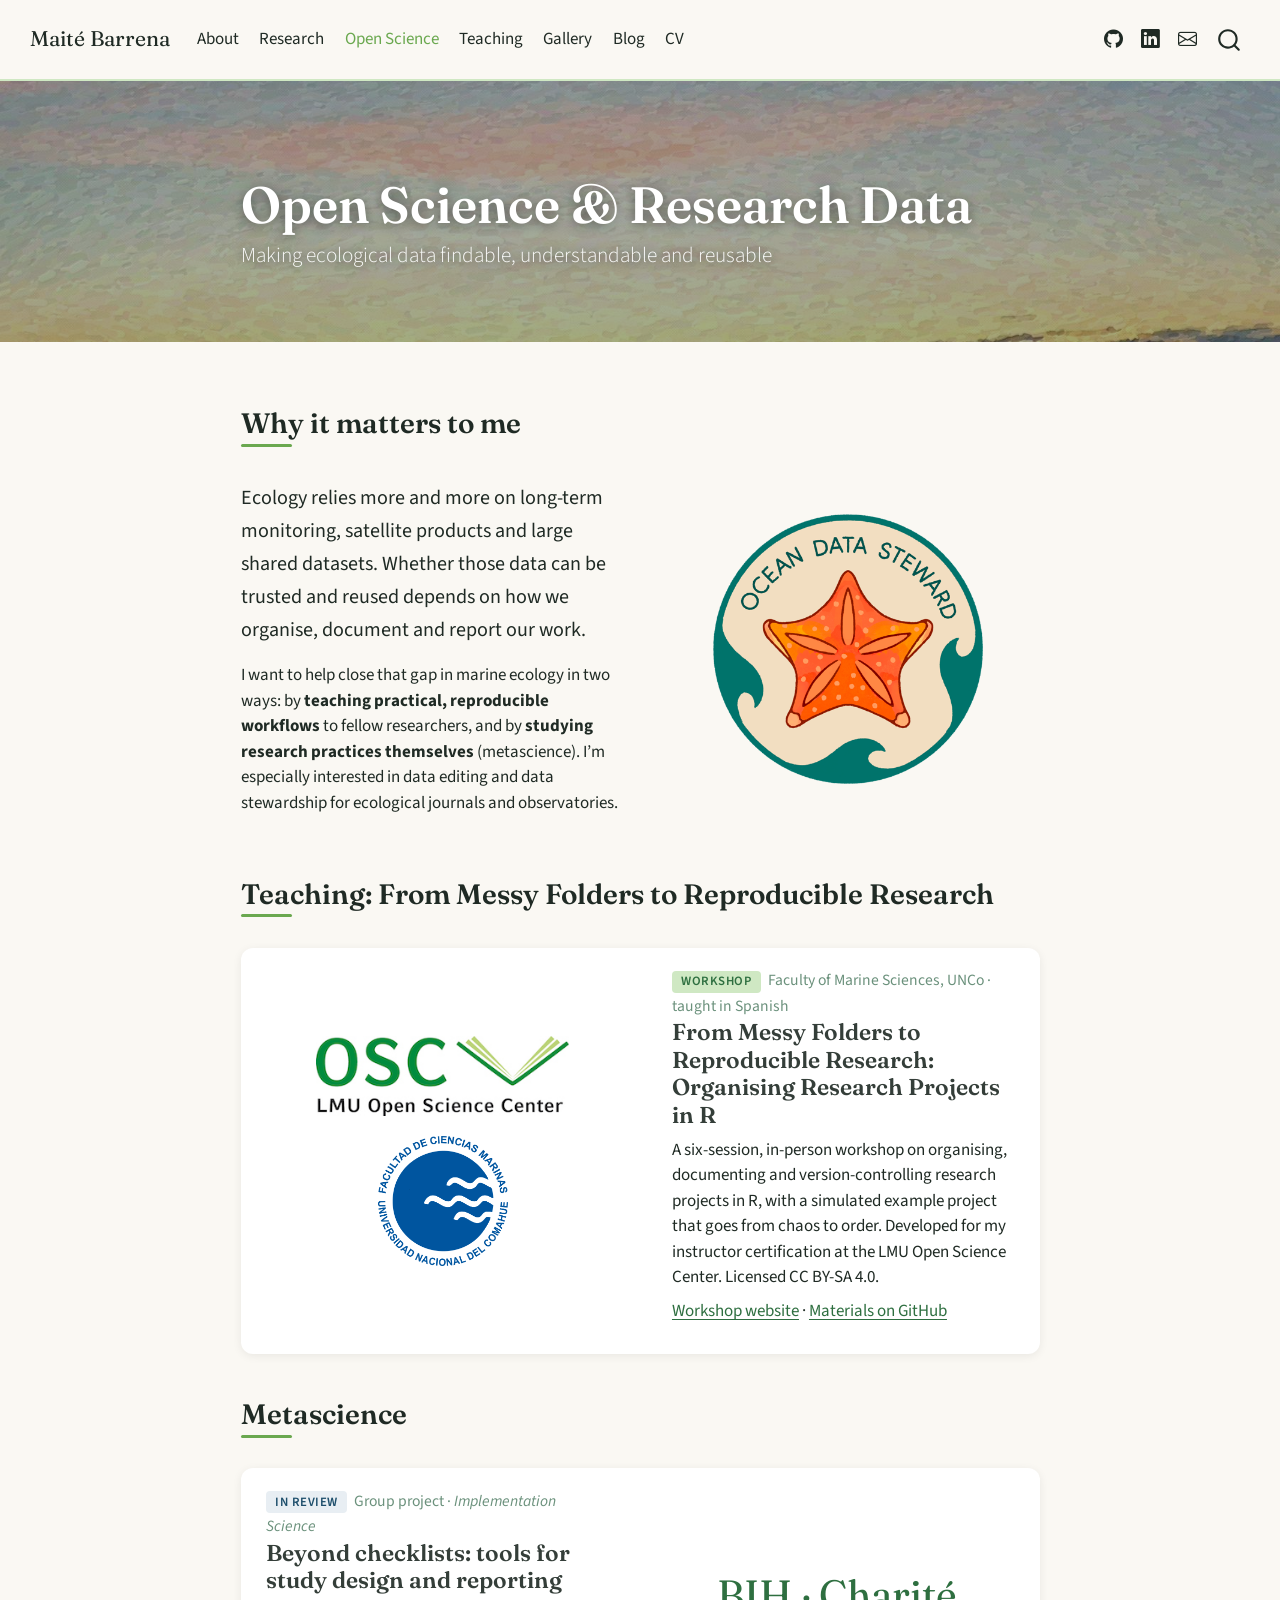
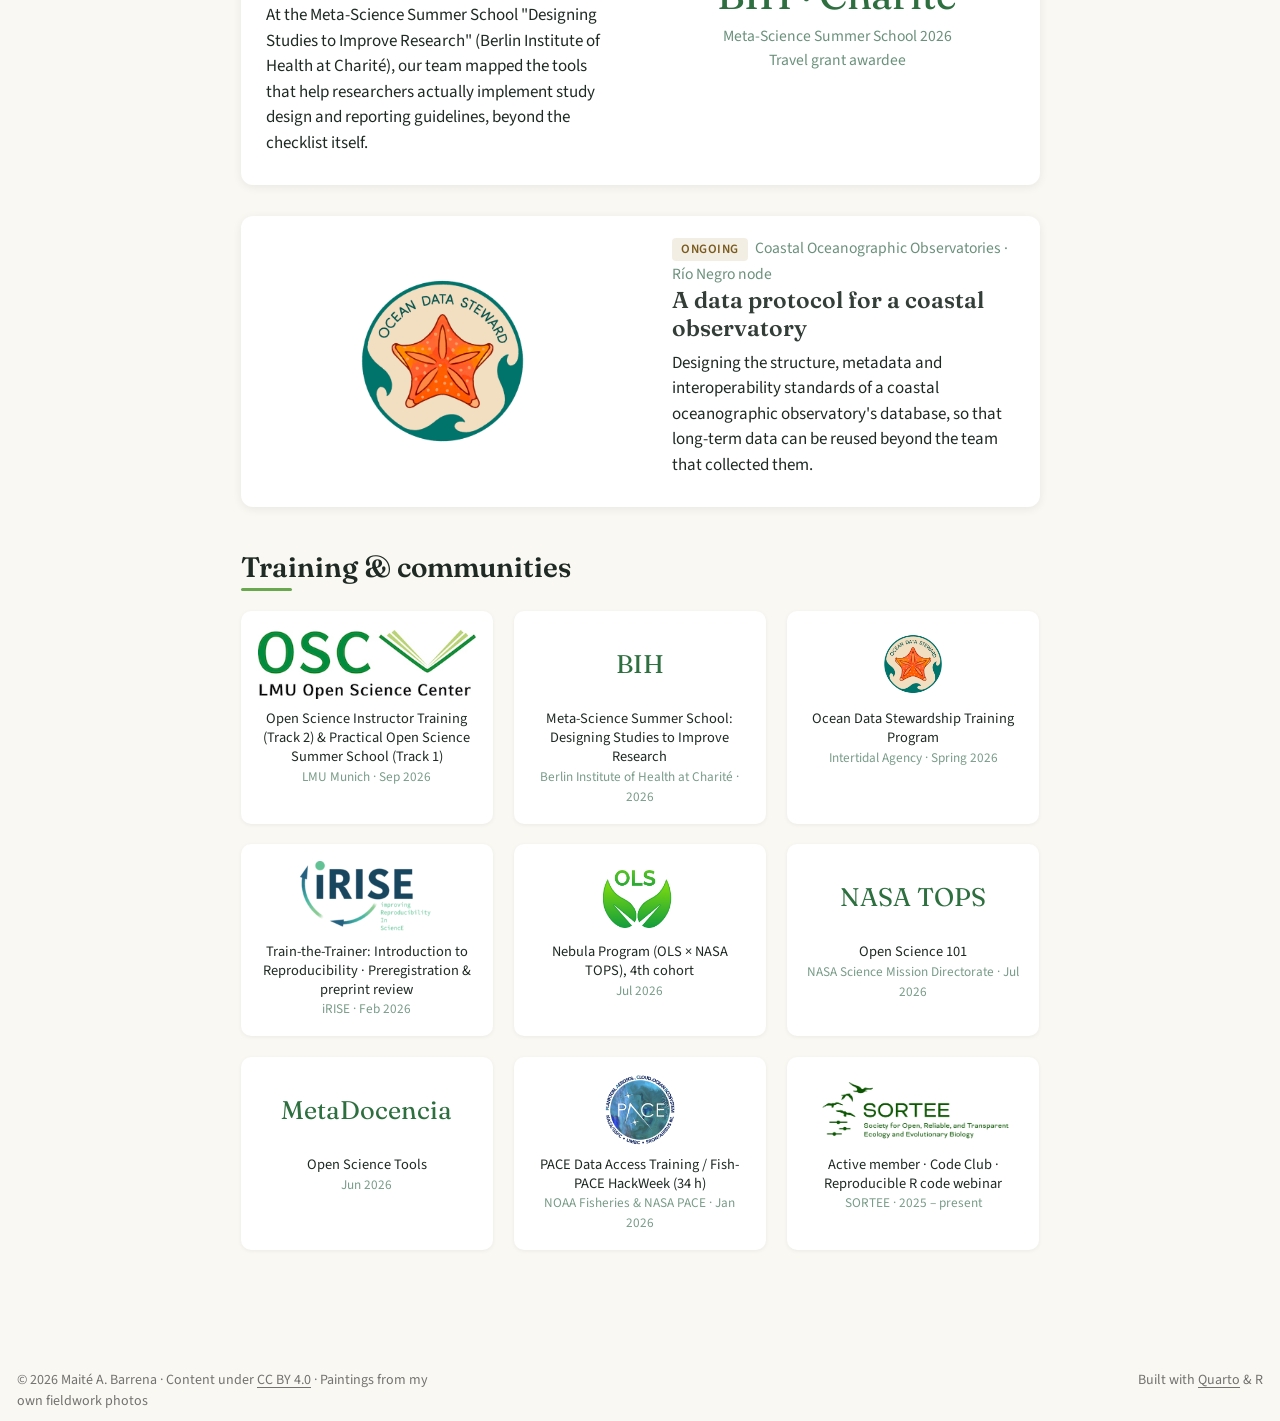
<file: docs/open-science.html>
<!DOCTYPE html>
<html xmlns="http://www.w3.org/1999/xhtml" lang="en" xml:lang="en"><head>

<meta charset="utf-8">
<meta name="generator" content="quarto-1.10.18">

<meta name="viewport" content="width=device-width, initial-scale=1.0, user-scalable=yes">


<title>Open Science &amp; Research Data – Maité Barrena</title>
<style>
/* Default styles provided by pandoc.
** See https://pandoc.org/MANUAL.html#variables-for-html for config info.
*/
span.smallcaps{font-variant: small-caps;}
div.columns{display: flex; gap: 1.5em;}
div.column{flex: auto;}
@media screen {
div.columns{gap: min(4vw, 1.5em);}
div.column{overflow-x: auto;}
}
div.hanging-indent{margin-left: 1.5em; text-indent: -1.5em;}
ul.task-list{list-style: none;}
ul.task-list li input[type="checkbox"] {
  width: 0.8em;
  margin: 0 0.8em 0.2em -1em; /* quarto-specific, see https://github.com/quarto-dev/quarto-cli/issues/4556 */ 
  vertical-align: middle;
}
</style>


<script src="site_libs/quarto-nav/quarto-nav.js"></script>
<script src="site_libs/quarto-nav/headroom.min.js"></script>
<script src="site_libs/clipboard/clipboard.min.js"></script>
<script src="site_libs/quarto-search/autocomplete.umd.js"></script>
<script src="site_libs/quarto-search/fuse.min.js"></script>
<script src="site_libs/quarto-search/quarto-search.js"></script>
<meta name="quarto:offset" content="./">
<link href="./img/logos/ocean-data-steward.png" rel="icon" type="image/png">
<script src="site_libs/quarto-html/quarto.js" type="module"></script>
<script src="site_libs/quarto-html/tabsets/tabsets.js" type="module"></script>
<script src="site_libs/quarto-html/popper.min.js"></script>
<script src="site_libs/quarto-html/tippy.umd.min.js"></script>
<script src="site_libs/quarto-html/anchor.min.js"></script>
<link href="site_libs/quarto-html/tippy.css" rel="stylesheet">
<link href="site_libs/quarto-html/quarto-syntax-highlighting-64a204ab8560d761af7679ceaba22944.css" rel="stylesheet" id="quarto-text-highlighting-styles">
<script src="site_libs/bootstrap/bootstrap.min.js"></script>
<link href="site_libs/bootstrap/bootstrap-icons.css" rel="stylesheet">
<link href="site_libs/bootstrap/bootstrap-bd59ab463b29b556912740417b608d8a.min.css" rel="stylesheet" append-hash="true" id="quarto-bootstrap" data-mode="light">
<script src="site_libs/quarto-contrib/glightbox/glightbox.min.js"></script>
<link href="site_libs/quarto-contrib/glightbox/glightbox.min.css" rel="stylesheet">
<link href="site_libs/quarto-contrib/glightbox/lightbox.css" rel="stylesheet">
<script id="quarto-search-options" type="application/json">{
  "location": "navbar",
  "copy-button": false,
  "collapse-after": 3,
  "panel-placement": "end",
  "type": "overlay",
  "limit": 50,
  "keyboard-shortcut": [
    "f",
    "/",
    "s"
  ],
  "show-item-context": false,
  "language": {
    "search-no-results-text": "No results",
    "search-matching-documents-text": "matching documents",
    "search-copy-link-title": "Copy link to search",
    "search-hide-matches-text": "Hide additional matches",
    "search-more-match-text": "more match in this document",
    "search-more-matches-text": "more matches in this document",
    "search-clear-button-title": "Clear",
    "search-text-placeholder": "",
    "search-detached-cancel-button-title": "Cancel",
    "search-submit-button-title": "Submit",
    "search-label": "Search"
  }
}</script>
<style>html{ scroll-behavior: smooth; }</style>
<style>

      .quarto-title-block .quarto-title-banner {
        background-image: url(img/bg/steppe-sunset.jpg);
background-size: cover;
      }
</style>


</head>

<body class="nav-fixed fullcontent quarto-light">

<div id="quarto-search-results"></div>
  <header id="quarto-header" class="headroom fixed-top quarto-banner">
    <nav class="navbar navbar-expand-lg " data-bs-theme="dark">
      <div class="navbar-container container-fluid">
      <div class="navbar-brand-container mx-auto">
    <a class="navbar-brand" href="./index.html">
    <span class="navbar-title">Maité Barrena</span>
    </a>
  </div>
            <div id="quarto-search" class="" title="Search"></div>
          <button class="navbar-toggler" type="button" data-bs-toggle="collapse" data-bs-target="#navbarCollapse" aria-controls="navbarCollapse" role="menu" aria-expanded="false" aria-label="Toggle navigation" onclick="if (window.quartoToggleHeadroom) { window.quartoToggleHeadroom(); }">
  <span class="navbar-toggler-icon"></span>
</button>
          <div class="collapse navbar-collapse" id="navbarCollapse">
            <ul class="navbar-nav navbar-nav-scroll me-auto">
  <li class="nav-item">
    <a class="nav-link" href="./index.html"> 
<span class="menu-text">About</span></a>
  </li>  
  <li class="nav-item">
    <a class="nav-link" href="./research.html"> 
<span class="menu-text">Research</span></a>
  </li>  
  <li class="nav-item">
    <a class="nav-link active" href="./open-science.html" aria-current="page"> 
<span class="menu-text">Open Science</span></a>
  </li>  
  <li class="nav-item">
    <a class="nav-link" href="./teaching.html"> 
<span class="menu-text">Teaching</span></a>
  </li>  
  <li class="nav-item">
    <a class="nav-link" href="./gallery.html"> 
<span class="menu-text">Gallery</span></a>
  </li>  
  <li class="nav-item">
    <a class="nav-link" href="./blog.html"> 
<span class="menu-text">Blog</span></a>
  </li>  
  <li class="nav-item">
    <a class="nav-link" href="./cv.html"> 
<span class="menu-text">CV</span></a>
  </li>  
</ul>
            <ul class="navbar-nav navbar-nav-scroll ms-auto">
  <li class="nav-item compact">
    <a class="nav-link" href="https://github.com/maibarrena7"> <i class="bi bi-github" role="img" aria-label="GitHub">
</i> 
<span class="menu-text"></span></a>
  </li>  
  <li class="nav-item compact">
    <a class="nav-link" href="https://www.linkedin.com/in/mait%C3%A9-barrena-706911390/"> <i class="bi bi-linkedin" role="img" aria-label="LinkedIn">
</i> 
<span class="menu-text"></span></a>
  </li>  
  <li class="nav-item compact">
    <a class="nav-link" href="mailto:maibarrena7@gmail.com"> <i class="bi bi-envelope" role="img" aria-label="Email">
</i> 
<span class="menu-text"></span></a>
  </li>  
</ul>
          </div> <!-- /navcollapse -->
            <div class="quarto-navbar-tools">
</div>
      </div> <!-- /container-fluid -->
    </nav>
</header>
<!-- content -->
<header id="title-block-header" class="quarto-title-block default page-columns page-full">
  <div class="quarto-title-banner page-columns page-full">
    <div class="quarto-title column-body">
      <h1 class="title">Open Science &amp; Research Data</h1>
            <p class="subtitle lead">Making ecological data findable, understandable and reusable</p>
                      </div>
  </div>
    
  
  <div class="quarto-title-meta">

      
    
      
    </div>
    
  
  </header><div id="quarto-content" class="quarto-container page-columns page-rows-contents page-layout-article page-navbar">
<!-- sidebar -->
<!-- margin-sidebar -->
    
<!-- main -->
<main class="content quarto-banner-title-block" id="quarto-document-content">





<section id="why-it-matters-to-me" class="level2">
<h2 class="anchored" data-anchor-id="why-it-matters-to-me">Why it matters to me</h2>
<div class="split">
<div>
<div class="lead-text">
<p>Ecology relies more and more on long-term monitoring, satellite products and large shared datasets. Whether those data can be trusted and reused depends on how we organise, document and report our work.</p>
</div>
<p>I want to help close that gap in marine ecology in two ways: by <strong>teaching practical, reproducible workflows</strong> to fellow researchers, and by <strong>studying research practices themselves</strong> (metascience). I’m especially interested in data editing and data stewardship for ecological journals and observatories.</p>
</div>
<p><a href="img/logos/ocean-data-steward.png" class="lightbox" data-gallery="quarto-lightbox-gallery-1"><img src="img/logos/ocean-data-steward.png" class="img-fluid" style="max-width:300px; box-shadow:none; display:block; margin:auto" alt="Ocean Data Steward sticker: an orange sea star inside a circle of waves"></a></p>
</div>
</section>
<section id="teaching-from-messy-folders-to-reproducible-research" class="level2">
<h2 class="anchored" data-anchor-id="teaching-from-messy-folders-to-reproducible-research">Teaching: From Messy Folders to Reproducible Research</h2>
<div class="project">
  <div class="project-fig" style="padding:2rem">
    <img src="img/logos/lmu-osc.png" alt="LMU Open Science Center" style="max-height:80px;margin-bottom:1.2rem"><br>
    <img src="img/logos/facimar.png" alt="Faculty of Marine Sciences" style="max-height:130px">
  </div>
  <div class="project-text">
    <span class="badge-status">Workshop</span><span class="meta">Faculty of Marine Sciences, UNCo · taught in Spanish</span>
    <h3 class="anchored">From Messy Folders to Reproducible Research: Organising Research Projects in R</h3>
    <p>A six-session, in-person workshop on organising, documenting and version-controlling research projects in R, with a simulated example project that goes from chaos to order. Developed for my instructor certification at the LMU Open Science Center. Licensed CC BY-SA 4.0.</p>
    <p><a href="https://maibarrena7.github.io/from-caos-to-order/">Workshop website</a> · <a href="https://github.com/maibarrena7/from-caos-to-order">Materials on GitHub</a></p>
  </div>
</div>
</section>
<section id="metascience" class="level2">
<h2 class="anchored" data-anchor-id="metascience">Metascience</h2>
<div class="project flip">
  <div class="project-fig" style="padding:2rem"><div class="txt-logo" style="font-family:Fraunces,serif;font-size:2.4rem;color:#2E6F40">BIH · Charité</div><p class="meta">Meta-Science Summer School 2026<br>Travel grant awardee</p></div>
  <div class="project-text">
    <span class="badge-status review">In review</span><span class="meta">Group project · <em>Implementation Science</em></span>
    <h3 class="anchored">Beyond checklists: tools for study design and reporting</h3>
    <p>At the Meta-Science Summer School "Designing Studies to Improve Research" (Berlin Institute of Health at Charité), our team mapped the tools that help researchers actually implement study design and reporting guidelines, beyond the checklist itself.</p>
  </div>
</div>

<div class="project">
  <div class="project-fig" style="padding:1.5rem"><img src="img/logos/ocean-data-steward.png" alt="Ocean Data Steward" style="max-height:200px"></div>
  <div class="project-text">
    <span class="badge-status prep">Ongoing</span><span class="meta">Coastal Oceanographic Observatories · Río Negro node</span>
    <h3 class="anchored">A data protocol for a coastal observatory</h3>
    <p>Designing the structure, metadata and interoperability standards of a coastal oceanographic observatory's database, so that long-term data can be reused beyond the team that collected them.</p>
  </div>
</div>
</section>
<section id="training-communities" class="level2">
<h2 class="anchored" data-anchor-id="training-communities">Training &amp; communities</h2>
<div class="logo-wall">
  <div class="logo-card"><img src="img/logos/lmu-osc.png" alt="LMU Open Science Center"><div class="lbl">Open Science Instructor Training (Track 2) &amp; Practical Open Science Summer School (Track 1)</div><div class="yr">LMU Munich · Sep 2026</div></div>
  <div class="logo-card"><div class="txt-logo">BIH</div><div class="lbl">Meta-Science Summer School: Designing Studies to Improve Research</div><div class="yr">Berlin Institute of Health at Charité · 2026</div></div>
  <div class="logo-card"><img src="img/logos/ocean-data-steward.png" alt="Ocean Data Steward"><div class="lbl">Ocean Data Stewardship Training Program</div><div class="yr">Intertidal Agency · Spring 2026</div></div>
  <div class="logo-card"><img src="img/logos/irise.png" alt="iRISE"><div class="lbl">Train-the-Trainer: Introduction to Reproducibility · Preregistration &amp; preprint review</div><div class="yr">iRISE · Feb 2026</div></div>
  <div class="logo-card"><img src="img/logos/ols.png" alt="Open Life Science"><div class="lbl">Nebula Program (OLS × NASA TOPS), 4th cohort</div><div class="yr">Jul 2026</div></div>
  <div class="logo-card"><div class="txt-logo">NASA TOPS</div><div class="lbl">Open Science 101</div><div class="yr">NASA Science Mission Directorate · Jul 2026</div></div>
  <div class="logo-card"><div class="txt-logo">MetaDocencia</div><div class="lbl">Open Science Tools</div><div class="yr">Jun 2026</div></div>
  <div class="logo-card"><img src="img/logos/pace.png" alt="NASA PACE"><div class="lbl">PACE Data Access Training / Fish-PACE HackWeek (34 h)</div><div class="yr">NOAA Fisheries &amp; NASA PACE · Jan 2026</div></div>
  <div class="logo-card"><img src="img/logos/sortee.png" alt="SORTEE"><div class="lbl">Active member · Code Club · Reproducible R code webinar</div><div class="yr">SORTEE · 2025 – present</div></div>
</div>


</section>

</main> <!-- /main -->
<script id="quarto-html-after-body" type="application/javascript">
  window.document.addEventListener("DOMContentLoaded", function (event) {
    const icon = "";
    const anchorJS = new window.AnchorJS();
    anchorJS.options = {
      placement: 'right',
      icon: icon
    };
    anchorJS.add('.anchored');
    const isCodeAnnotation = (el) => {
      for (const clz of el.classList) {
        if (clz.startsWith('code-annotation-')) {                     
          return true;
        }
      }
      return false;
    }
    const onCopySuccess = function(e) {
      // button target
      const button = e.trigger;
      // don't keep focus
      button.blur();
      // flash "checked"
      button.classList.add('code-copy-button-checked');
      var currentTitle = button.getAttribute("title");
      button.setAttribute("title", "Copied!");
      let tooltip;
      if (window.bootstrap) {
        button.setAttribute("data-bs-toggle", "tooltip");
        button.setAttribute("data-bs-placement", "left");
        button.setAttribute("data-bs-title", "Copied!");
        tooltip = new bootstrap.Tooltip(button, 
          { trigger: "manual", 
            customClass: "code-copy-button-tooltip",
            offset: [0, -8]});
        tooltip.show();    
      }
      setTimeout(function() {
        if (tooltip) {
          tooltip.hide();
          button.removeAttribute("data-bs-title");
          button.removeAttribute("data-bs-toggle");
          button.removeAttribute("data-bs-placement");
        }
        button.setAttribute("title", currentTitle);
        button.classList.remove('code-copy-button-checked');
      }, 1000);
      // clear code selection
      e.clearSelection();
    }
    const getTextToCopy = function(trigger) {
      const outerScaffold = trigger.parentElement.cloneNode(true);
      const codeEl = outerScaffold.querySelector('code');
      for (const childEl of codeEl.children) {
        if (isCodeAnnotation(childEl)) {
          childEl.remove();
        }
      }
      return codeEl.innerText;
    }
    const clipboard = new window.ClipboardJS('.code-copy-button:not([data-in-quarto-modal])', {
      text: getTextToCopy
    });
    clipboard.on('success', onCopySuccess);
    if (window.document.getElementById('quarto-embedded-source-code-modal')) {
      const clipboardModal = new window.ClipboardJS('.code-copy-button[data-in-quarto-modal]', {
        text: getTextToCopy,
        container: window.document.getElementById('quarto-embedded-source-code-modal')
      });
      clipboardModal.on('success', onCopySuccess);
    }
      var localhostRegex = new RegExp(/^(?:http|https):\/\/localhost\:?[0-9]*\//);
      var mailtoRegex = new RegExp(/^mailto:/);
        var filterRegex = new RegExp("https:\/\/maibarrena7\.github\.io");
      var isInternal = (href) => {
          return filterRegex.test(href) || localhostRegex.test(href) || mailtoRegex.test(href);
      }
      // Inspect non-navigation links and adorn them if external
     var links = window.document.querySelectorAll('a[href]:not(.nav-link):not(.navbar-brand):not(.toc-action):not(.sidebar-link):not(.sidebar-item-toggle):not(.pagination-link):not(.no-external):not([aria-hidden]):not(.dropdown-item):not(.quarto-navigation-tool):not(.about-link)');
      for (var i=0; i<links.length; i++) {
        const link = links[i];
        if (!isInternal(link.href)) {
          // undo the damage that might have been done by quarto-nav.js in the case of
          // links that we want to consider external
          if (link.dataset.originalHref !== undefined) {
            link.href = link.dataset.originalHref;
          }
            // target, if specified
            link.setAttribute("target", "_blank");
            if (link.getAttribute("rel") === null) {
              link.setAttribute("rel", "noopener");
            }
        }
      }
    function tippyHover(el, contentFn, onTriggerFn, onUntriggerFn) {
      const config = {
        allowHTML: true,
        maxWidth: 500,
        delay: 100,
        arrow: false,
        appendTo: function(el) {
            return el.parentElement;
        },
        interactive: true,
        interactiveBorder: 10,
        theme: 'quarto',
        placement: 'bottom-start',
      };
      if (contentFn) {
        config.content = contentFn;
      }
      if (onTriggerFn) {
        config.onTrigger = onTriggerFn;
      }
      if (onUntriggerFn) {
        config.onUntrigger = onUntriggerFn;
      }
      window.tippy(el, config); 
    }
    const noterefs = window.document.querySelectorAll('a[role="doc-noteref"]');
    for (var i=0; i<noterefs.length; i++) {
      const ref = noterefs[i];
      tippyHover(ref, function() {
        // use id or data attribute instead here
        let href = ref.getAttribute('data-footnote-href') || ref.getAttribute('href');
        try { href = new URL(href).hash; } catch {}
        const id = href.replace(/^#\/?/, "");
        const note = window.document.getElementById(id);
        if (note) {
          return note.innerHTML;
        } else {
          return "";
        }
      });
    }
    const xrefs = window.document.querySelectorAll('a.quarto-xref');
    const processXRef = (id, note) => {
      // Strip column container classes
      const stripColumnClz = (el) => {
        el.classList.remove("page-full", "page-columns");
        if (el.children) {
          for (const child of el.children) {
            stripColumnClz(child);
          }
        }
      }
      stripColumnClz(note)
      if (id === null || id.startsWith('sec-')) {
        // Special case sections, only their first couple elements
        const container = document.createElement("div");
        if (note.children && note.children.length > 2) {
          container.appendChild(note.children[0].cloneNode(true));
          for (let i = 1; i < note.children.length; i++) {
            const child = note.children[i];
            if (child.tagName === "P" && child.innerText === "") {
              continue;
            } else {
              container.appendChild(child.cloneNode(true));
              break;
            }
          }
          if (window.Quarto?.typesetMath) {
            window.Quarto.typesetMath(container);
          }
          return container.innerHTML
        } else {
          if (window.Quarto?.typesetMath) {
            window.Quarto.typesetMath(note);
          }
          return note.innerHTML;
        }
      } else {
        // Remove any anchor links if they are present
        const anchorLink = note.querySelector('a.anchorjs-link');
        if (anchorLink) {
          anchorLink.remove();
        }
        if (window.Quarto?.typesetMath) {
          window.Quarto.typesetMath(note);
        }
        if (note.classList.contains("callout")) {
          return note.outerHTML;
        } else {
          return note.innerHTML;
        }
      }
    }
    for (var i=0; i<xrefs.length; i++) {
      const xref = xrefs[i];
      tippyHover(xref, undefined, function(instance) {
        instance.disable();
        let url = xref.getAttribute('href');
        let hash = undefined; 
        if (url.startsWith('#')) {
          hash = url;
        } else {
          try { hash = new URL(url).hash; } catch {}
        }
        if (hash) {
          const id = hash.replace(/^#\/?/, "");
          const note = window.document.getElementById(id);
          if (note !== null) {
            try {
              const html = processXRef(id, note.cloneNode(true));
              instance.setContent(html);
            } finally {
              instance.enable();
              instance.show();
            }
          } else {
            // See if we can fetch this
            fetch(url.split('#')[0])
            .then(res => res.text())
            .then(html => {
              const parser = new DOMParser();
              const htmlDoc = parser.parseFromString(html, "text/html");
              const note = htmlDoc.getElementById(id);
              if (note !== null) {
                const html = processXRef(id, note);
                instance.setContent(html);
              } 
            }).finally(() => {
              instance.enable();
              instance.show();
            });
          }
        } else {
          // See if we can fetch a full url (with no hash to target)
          // This is a special case and we should probably do some content thinning / targeting
          fetch(url)
          .then(res => res.text())
          .then(html => {
            const parser = new DOMParser();
            const htmlDoc = parser.parseFromString(html, "text/html");
            const note = htmlDoc.querySelector('main.content');
            if (note !== null) {
              // This should only happen for chapter cross references
              // (since there is no id in the URL)
              // remove the first header
              if (note.children.length > 0 && note.children[0].tagName === "HEADER") {
                note.children[0].remove();
              }
              const html = processXRef(null, note);
              instance.setContent(html);
            } 
          }).finally(() => {
            instance.enable();
            instance.show();
          });
        }
      }, function(instance) {
      });
    }
        let selectedAnnoteEl;
        const selectorForAnnotation = ( cell, annotation) => {
          let cellAttr = 'data-code-cell="' + cell + '"';
          let lineAttr = 'data-code-annotation="' +  annotation + '"';
          const selector = 'span[' + cellAttr + '][' + lineAttr + ']';
          return selector;
        }
        const selectCodeLines = (annoteEl) => {
          const doc = window.document;
          const targetCell = annoteEl.getAttribute("data-target-cell");
          const targetAnnotation = annoteEl.getAttribute("data-target-annotation");
          const annoteSpan = window.document.querySelector(selectorForAnnotation(targetCell, targetAnnotation));
          const lines = annoteSpan.getAttribute("data-code-lines").split(",");
          const lineIds = lines.map((line) => {
            return targetCell + "-" + line;
          })
          let top = null;
          let height = null;
          let parent = null;
          if (lineIds.length > 0) {
              //compute the position of the single el (top and bottom and make a div)
              const el = window.document.getElementById(lineIds[0]);
              top = el.offsetTop;
              height = el.offsetHeight;
              parent = el.parentElement.parentElement;
            if (lineIds.length > 1) {
              const lastEl = window.document.getElementById(lineIds[lineIds.length - 1]);
              const bottom = lastEl.offsetTop + lastEl.offsetHeight;
              height = bottom - top;
            }
            if (top !== null && height !== null && parent !== null) {
              // cook up a div (if necessary) and position it 
              let div = window.document.getElementById("code-annotation-line-highlight");
              if (div === null) {
                div = window.document.createElement("div");
                div.setAttribute("id", "code-annotation-line-highlight");
                div.style.position = 'absolute';
                parent.appendChild(div);
              }
              div.style.top = top - 2 + "px";
              div.style.height = height + 4 + "px";
              div.style.left = 0;
              let gutterDiv = window.document.getElementById("code-annotation-line-highlight-gutter");
              if (gutterDiv === null) {
                gutterDiv = window.document.createElement("div");
                gutterDiv.setAttribute("id", "code-annotation-line-highlight-gutter");
                gutterDiv.style.position = 'absolute';
                const codeCell = window.document.getElementById(targetCell);
                const gutter = codeCell.querySelector('.code-annotation-gutter');
                gutter.appendChild(gutterDiv);
              }
              gutterDiv.style.top = top - 2 + "px";
              gutterDiv.style.height = height + 4 + "px";
            }
            selectedAnnoteEl = annoteEl;
          }
        };
        const unselectCodeLines = () => {
          const elementsIds = ["code-annotation-line-highlight", "code-annotation-line-highlight-gutter"];
          elementsIds.forEach((elId) => {
            const div = window.document.getElementById(elId);
            if (div) {
              div.remove();
            }
          });
          selectedAnnoteEl = undefined;
        };
          // Handle positioning of the toggle
      window.addEventListener(
        "resize",
        throttle(() => {
          elRect = undefined;
          if (selectedAnnoteEl) {
            selectCodeLines(selectedAnnoteEl);
          }
        }, 10)
      );
      function throttle(fn, ms) {
      let throttle = false;
      let timer;
        return (...args) => {
          if(!throttle) { // first call gets through
              fn.apply(this, args);
              throttle = true;
          } else { // all the others get throttled
              if(timer) clearTimeout(timer); // cancel #2
              timer = setTimeout(() => {
                fn.apply(this, args);
                timer = throttle = false;
              }, ms);
          }
        };
      }
        // Attach click handler to the DT
        const annoteDls = window.document.querySelectorAll('dt[data-target-cell]');
        for (const annoteDlNode of annoteDls) {
          annoteDlNode.addEventListener('click', (event) => {
            const clickedEl = event.target;
            if (clickedEl !== selectedAnnoteEl) {
              unselectCodeLines();
              const activeEl = window.document.querySelector('dt[data-target-cell].code-annotation-active');
              if (activeEl) {
                activeEl.classList.remove('code-annotation-active');
              }
              selectCodeLines(clickedEl);
              clickedEl.classList.add('code-annotation-active');
            } else {
              // Unselect the line
              unselectCodeLines();
              clickedEl.classList.remove('code-annotation-active');
            }
          });
        }
    const findCites = (el) => {
      const parentEl = el.parentElement;
      if (parentEl) {
        const cites = parentEl.dataset.cites;
        if (cites) {
          return {
            el,
            cites: cites.split(' ')
          };
        } else {
          return findCites(el.parentElement)
        }
      } else {
        return undefined;
      }
    };
    var bibliorefs = window.document.querySelectorAll('a[role="doc-biblioref"]');
    for (var i=0; i<bibliorefs.length; i++) {
      const ref = bibliorefs[i];
      const citeInfo = findCites(ref);
      if (citeInfo) {
        tippyHover(citeInfo.el, function() {
          var popup = window.document.createElement('div');
          citeInfo.cites.forEach(function(cite) {
            var citeDiv = window.document.createElement('div');
            citeDiv.classList.add('hanging-indent');
            citeDiv.classList.add('csl-entry');
            var biblioDiv = window.document.getElementById('ref-' + cite);
            if (biblioDiv) {
              citeDiv.innerHTML = biblioDiv.innerHTML;
            }
            popup.appendChild(citeDiv);
          });
          return popup.innerHTML;
        });
      }
    }
  });
  </script>
</div> <!-- /content -->
<footer class="footer">
  <div class="nav-footer">
    <div class="nav-footer-left">
<p>© 2026 Maité A. Barrena · Content under <a href="https://creativecommons.org/licenses/by/4.0/">CC BY 4.0</a> · Paintings from my own fieldwork photos</p>
</div>   
    <div class="nav-footer-center">
      &nbsp;
    </div>
    <div class="nav-footer-right">
<p>Built with <a href="https://quarto.org/">Quarto</a> &amp; R</p>
</div>
  </div>
</footer>
<script>var lightboxQuarto = GLightbox({"closeEffect":"zoom","descPosition":"bottom","loop":false,"openEffect":"zoom","selector":".lightbox"});
(function() {
  let previousOnload = window.onload;
  window.onload = () => {
    if (previousOnload) {
      previousOnload();
    }
    lightboxQuarto.on('slide_before_load', (data) => {
      const { slideIndex, slideNode, slideConfig, player, trigger } = data;
      const href = trigger.getAttribute('href');
      if (href !== null) {
        const imgEl = window.document.querySelector(`a[href="${href}"] img`);
        if (imgEl !== null) {
          const srcAttr = imgEl.getAttribute("src");
          if (srcAttr && srcAttr.startsWith("data:")) {
            slideConfig.href = srcAttr;
          }
        }
      } 
    });
  
    lightboxQuarto.on('slide_after_load', (data) => {
      const { slideIndex, slideNode, slideConfig, player, trigger } = data;
      if (window.Quarto?.typesetMath) {
        window.Quarto.typesetMath(slideNode);
      }
    });
  
  };
  
})();
          </script>




<script src="site_libs/quarto-html/zenscroll-min.js"></script>
</body></html>
</file>
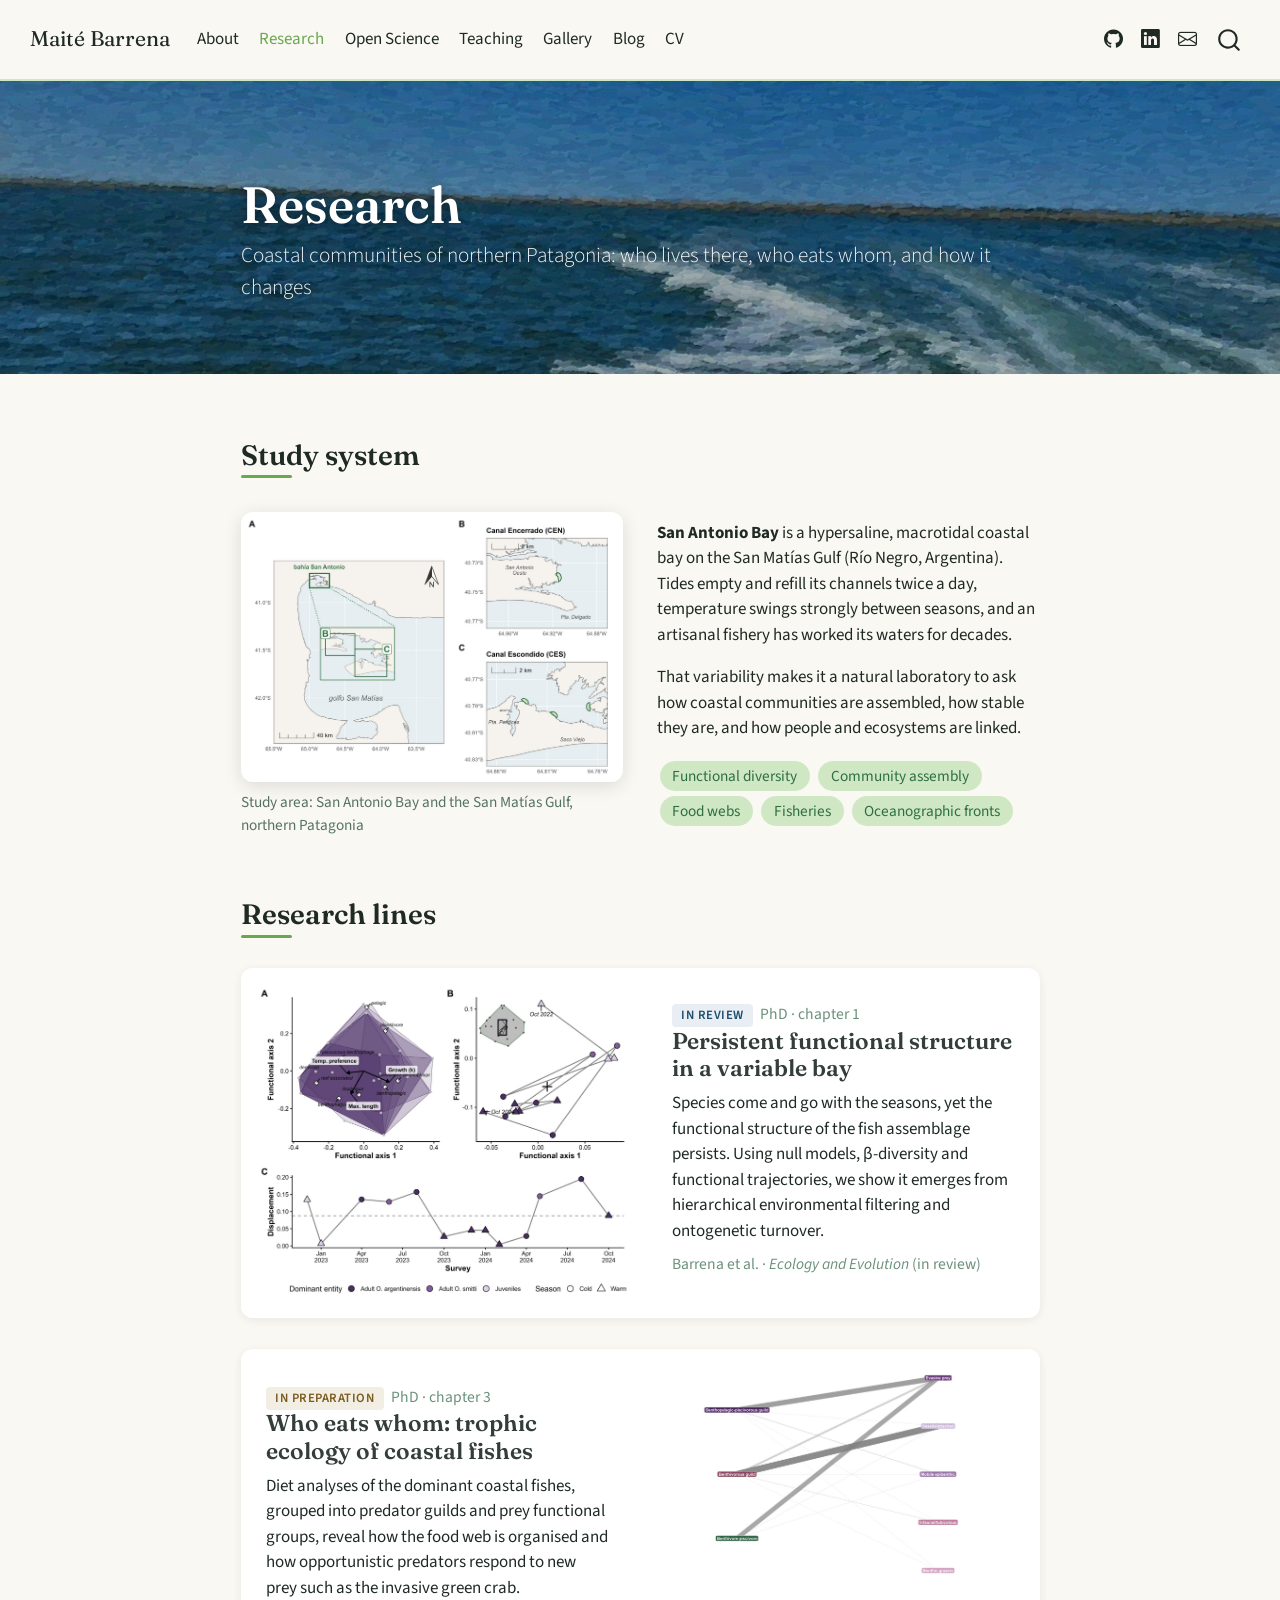
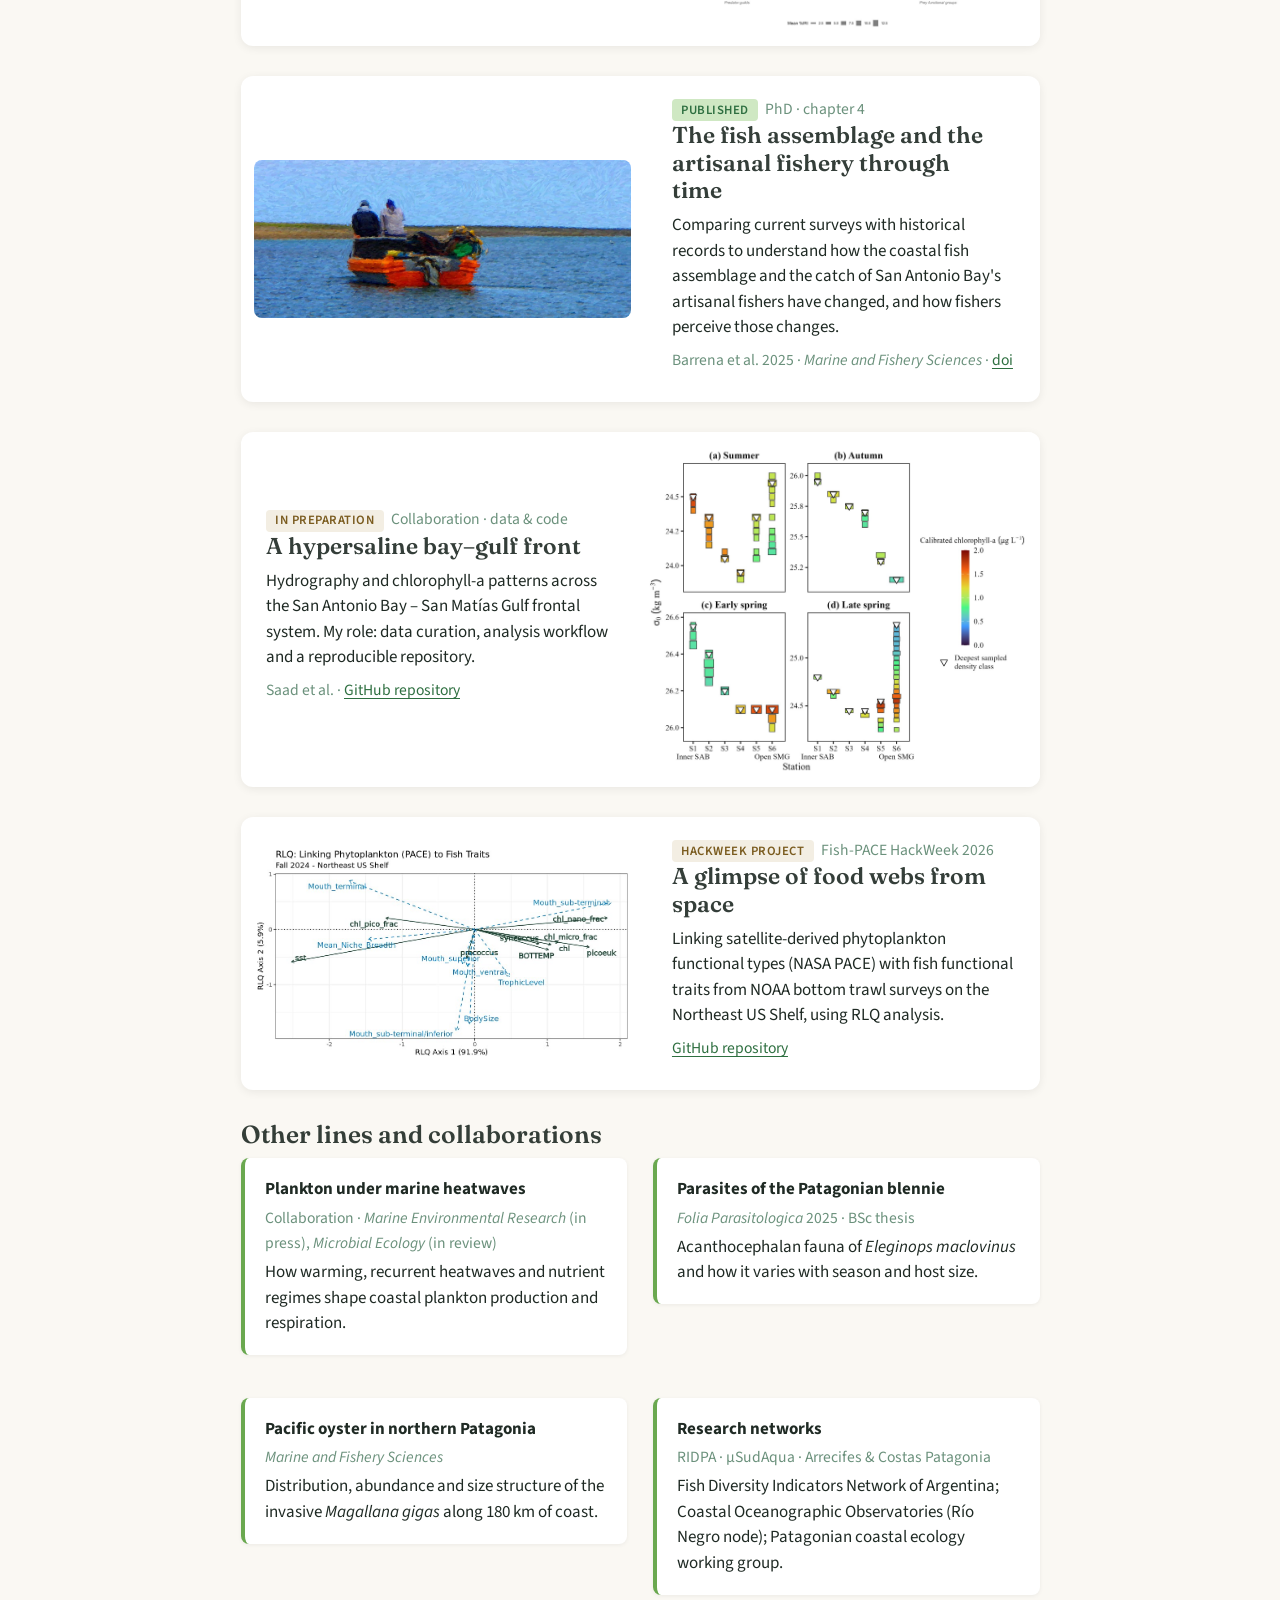
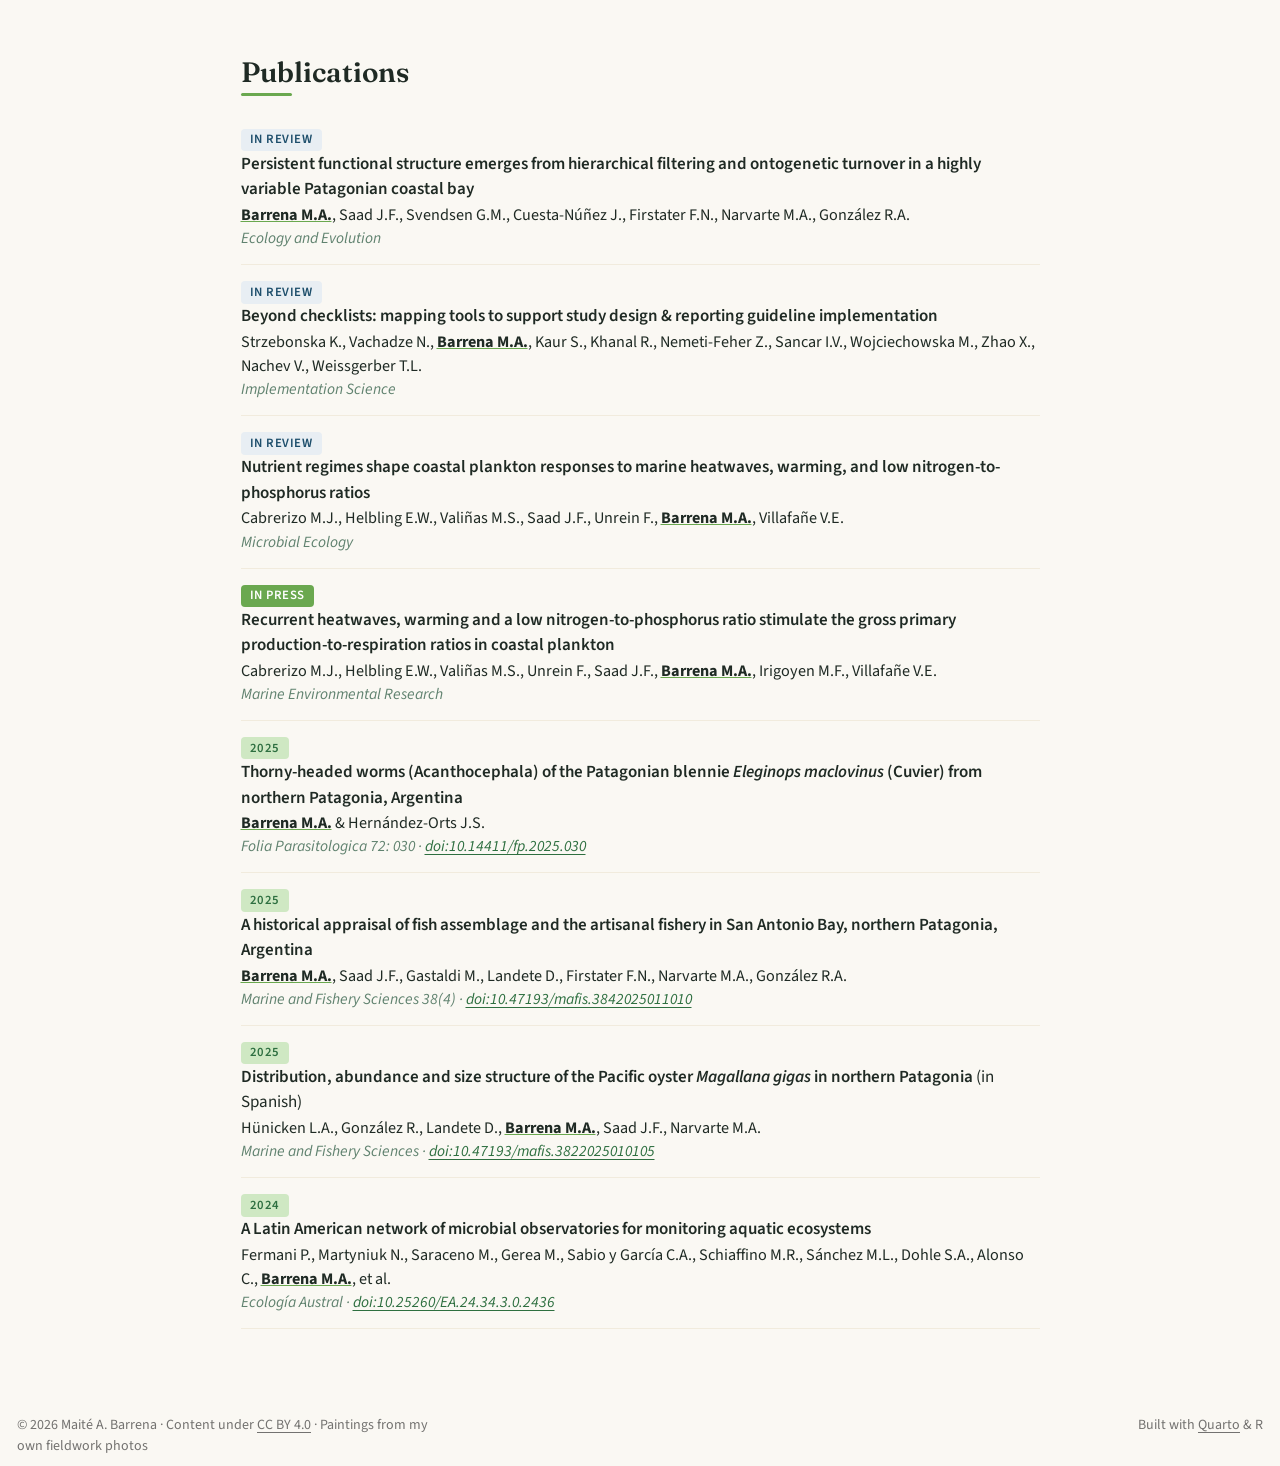
<file: docs/research.html>
<!DOCTYPE html>
<html xmlns="http://www.w3.org/1999/xhtml" lang="en" xml:lang="en"><head>

<meta charset="utf-8">
<meta name="generator" content="quarto-1.10.18">

<meta name="viewport" content="width=device-width, initial-scale=1.0, user-scalable=yes">


<title>Research – Maité Barrena</title>
<style>
/* Default styles provided by pandoc.
** See https://pandoc.org/MANUAL.html#variables-for-html for config info.
*/
span.smallcaps{font-variant: small-caps;}
div.columns{display: flex; gap: 1.5em;}
div.column{flex: auto;}
@media screen {
div.columns{gap: min(4vw, 1.5em);}
div.column{overflow-x: auto;}
}
div.hanging-indent{margin-left: 1.5em; text-indent: -1.5em;}
ul.task-list{list-style: none;}
ul.task-list li input[type="checkbox"] {
  width: 0.8em;
  margin: 0 0.8em 0.2em -1em; /* quarto-specific, see https://github.com/quarto-dev/quarto-cli/issues/4556 */ 
  vertical-align: middle;
}
</style>


<script src="site_libs/quarto-nav/quarto-nav.js"></script>
<script src="site_libs/quarto-nav/headroom.min.js"></script>
<script src="site_libs/clipboard/clipboard.min.js"></script>
<script src="site_libs/quarto-search/autocomplete.umd.js"></script>
<script src="site_libs/quarto-search/fuse.min.js"></script>
<script src="site_libs/quarto-search/quarto-search.js"></script>
<meta name="quarto:offset" content="./">
<link href="./img/logos/ocean-data-steward.png" rel="icon" type="image/png">
<script src="site_libs/quarto-html/quarto.js" type="module"></script>
<script src="site_libs/quarto-html/tabsets/tabsets.js" type="module"></script>
<script src="site_libs/quarto-html/popper.min.js"></script>
<script src="site_libs/quarto-html/tippy.umd.min.js"></script>
<script src="site_libs/quarto-html/anchor.min.js"></script>
<link href="site_libs/quarto-html/tippy.css" rel="stylesheet">
<link href="site_libs/quarto-html/quarto-syntax-highlighting-64a204ab8560d761af7679ceaba22944.css" rel="stylesheet" id="quarto-text-highlighting-styles">
<script src="site_libs/bootstrap/bootstrap.min.js"></script>
<link href="site_libs/bootstrap/bootstrap-icons.css" rel="stylesheet">
<link href="site_libs/bootstrap/bootstrap-bd59ab463b29b556912740417b608d8a.min.css" rel="stylesheet" append-hash="true" id="quarto-bootstrap" data-mode="light">
<script src="site_libs/quarto-contrib/glightbox/glightbox.min.js"></script>
<link href="site_libs/quarto-contrib/glightbox/glightbox.min.css" rel="stylesheet">
<link href="site_libs/quarto-contrib/glightbox/lightbox.css" rel="stylesheet">
<script id="quarto-search-options" type="application/json">{
  "location": "navbar",
  "copy-button": false,
  "collapse-after": 3,
  "panel-placement": "end",
  "type": "overlay",
  "limit": 50,
  "keyboard-shortcut": [
    "f",
    "/",
    "s"
  ],
  "show-item-context": false,
  "language": {
    "search-no-results-text": "No results",
    "search-matching-documents-text": "matching documents",
    "search-copy-link-title": "Copy link to search",
    "search-hide-matches-text": "Hide additional matches",
    "search-more-match-text": "more match in this document",
    "search-more-matches-text": "more matches in this document",
    "search-clear-button-title": "Clear",
    "search-text-placeholder": "",
    "search-detached-cancel-button-title": "Cancel",
    "search-submit-button-title": "Submit",
    "search-label": "Search"
  }
}</script>
<style>html{ scroll-behavior: smooth; }</style>
<style>

      .quarto-title-block .quarto-title-banner {
        background-image: url(img/bg/boat-wake.jpg);
background-size: cover;
      }
</style>


</head>

<body class="nav-fixed fullcontent quarto-light">

<div id="quarto-search-results"></div>
  <header id="quarto-header" class="headroom fixed-top quarto-banner">
    <nav class="navbar navbar-expand-lg " data-bs-theme="dark">
      <div class="navbar-container container-fluid">
      <div class="navbar-brand-container mx-auto">
    <a class="navbar-brand" href="./index.html">
    <span class="navbar-title">Maité Barrena</span>
    </a>
  </div>
            <div id="quarto-search" class="" title="Search"></div>
          <button class="navbar-toggler" type="button" data-bs-toggle="collapse" data-bs-target="#navbarCollapse" aria-controls="navbarCollapse" role="menu" aria-expanded="false" aria-label="Toggle navigation" onclick="if (window.quartoToggleHeadroom) { window.quartoToggleHeadroom(); }">
  <span class="navbar-toggler-icon"></span>
</button>
          <div class="collapse navbar-collapse" id="navbarCollapse">
            <ul class="navbar-nav navbar-nav-scroll me-auto">
  <li class="nav-item">
    <a class="nav-link" href="./index.html"> 
<span class="menu-text">About</span></a>
  </li>  
  <li class="nav-item">
    <a class="nav-link active" href="./research.html" aria-current="page"> 
<span class="menu-text">Research</span></a>
  </li>  
  <li class="nav-item">
    <a class="nav-link" href="./open-science.html"> 
<span class="menu-text">Open Science</span></a>
  </li>  
  <li class="nav-item">
    <a class="nav-link" href="./teaching.html"> 
<span class="menu-text">Teaching</span></a>
  </li>  
  <li class="nav-item">
    <a class="nav-link" href="./gallery.html"> 
<span class="menu-text">Gallery</span></a>
  </li>  
  <li class="nav-item">
    <a class="nav-link" href="./blog.html"> 
<span class="menu-text">Blog</span></a>
  </li>  
  <li class="nav-item">
    <a class="nav-link" href="./cv.html"> 
<span class="menu-text">CV</span></a>
  </li>  
</ul>
            <ul class="navbar-nav navbar-nav-scroll ms-auto">
  <li class="nav-item compact">
    <a class="nav-link" href="https://github.com/maibarrena7"> <i class="bi bi-github" role="img" aria-label="GitHub">
</i> 
<span class="menu-text"></span></a>
  </li>  
  <li class="nav-item compact">
    <a class="nav-link" href="https://www.linkedin.com/in/mait%C3%A9-barrena-706911390/"> <i class="bi bi-linkedin" role="img" aria-label="LinkedIn">
</i> 
<span class="menu-text"></span></a>
  </li>  
  <li class="nav-item compact">
    <a class="nav-link" href="mailto:maibarrena7@gmail.com"> <i class="bi bi-envelope" role="img" aria-label="Email">
</i> 
<span class="menu-text"></span></a>
  </li>  
</ul>
          </div> <!-- /navcollapse -->
            <div class="quarto-navbar-tools">
</div>
      </div> <!-- /container-fluid -->
    </nav>
</header>
<!-- content -->
<header id="title-block-header" class="quarto-title-block default page-columns page-full">
  <div class="quarto-title-banner page-columns page-full">
    <div class="quarto-title column-body">
      <h1 class="title">Research</h1>
            <p class="subtitle lead">Coastal communities of northern Patagonia: who lives there, who eats whom, and how it changes</p>
                      </div>
  </div>
    
  
  <div class="quarto-title-meta">

      
    
      
    </div>
    
  
  </header><div id="quarto-content" class="quarto-container page-columns page-rows-contents page-layout-article page-navbar">
<!-- sidebar -->
<!-- margin-sidebar -->
    
<!-- main -->
<main class="content quarto-banner-title-block" id="quarto-document-content">





<section id="study-system" class="level2">
<h2 class="anchored" data-anchor-id="study-system">Study system</h2>
<div class="split">
<div class="quarto-figure quarto-figure-center">
<figure class="figure">
<p><a href="img/figs/study-area.jpg" class="lightbox" data-gallery="quarto-lightbox-gallery-1" title="Study area: San Antonio Bay and the San Matías Gulf, northern Patagonia"><img src="img/figs/study-area.jpg" class="img-fluid figure-img" alt="Study area: San Antonio Bay and the San Matías Gulf, northern Patagonia"></a></p>
<figcaption>Study area: San Antonio Bay and the San Matías Gulf, northern Patagonia</figcaption>
</figure>
</div>
<div>
<p><strong>San Antonio Bay</strong> is a hypersaline, macrotidal coastal bay on the San Matías Gulf (Río Negro, Argentina). Tides empty and refill its channels twice a day, temperature swings strongly between seasons, and an artisanal fishery has worked its waters for decades.</p>
<p>That variability makes it a natural laboratory to ask how coastal communities are assembled, how stable they are, and how people and ecosystems are linked.</p>
<p><span class="chip">Functional diversity</span> <span class="chip">Community assembly</span> <span class="chip">Food webs</span> <span class="chip">Fisheries</span> <span class="chip">Oceanographic fronts</span></p>
</div>
</div>
</section>
<section id="research-lines" class="level2">
<h2 class="anchored" data-anchor-id="research-lines">Research lines</h2>
<div class="project">
  <div class="project-fig"><a href="img/figs/functional-trajectories.jpg" class="lightbox"><img src="img/figs/functional-trajectories.jpg" alt="Functional space and functional trajectories of the fish assemblage across surveys"></a></div>
  <div class="project-text">
    <span class="badge-status review">In review</span><span class="meta">PhD · chapter 1</span>
    <h3 class="anchored">Persistent functional structure in a variable bay</h3>
    <p>Species come and go with the seasons, yet the functional structure of the fish assemblage persists. Using null models, β-diversity and functional trajectories, we show it emerges from hierarchical environmental filtering and ontogenetic turnover.</p>
    <p class="meta">Barrena et al. · <em>Ecology and Evolution</em> (in review)</p>
  </div>
</div>

<div class="project flip">
  <div class="project-fig"><a href="img/figs/functional-network.jpg" class="lightbox"><img src="img/figs/functional-network.jpg" alt="Functional trophic network linking predator guilds and prey functional groups"></a></div>
  <div class="project-text">
    <span class="badge-status prep">In preparation</span><span class="meta">PhD · chapter 3</span>
    <h3 class="anchored">Who eats whom: trophic ecology of coastal fishes</h3>
    <p>Diet analyses of the dominant coastal fishes, grouped into predator guilds and prey functional groups, reveal how the food web is organised and how opportunistic predators respond to new prey such as the invasive green crab.</p>
  </div>
</div>

<div class="project">
  <div class="project-fig"><img src="img/bg/fishers.jpg" alt="Painting of two artisanal fishers in a small orange boat in San Antonio Bay" style="border-radius:8px"></div>
  <div class="project-text">
    <span class="badge-status">Published</span><span class="meta">PhD · chapter 4</span>
    <h3 class="anchored">The fish assemblage and the artisanal fishery through time</h3>
    <p>Comparing current surveys with historical records to understand how the coastal fish assemblage and the catch of San Antonio Bay's artisanal fishers have changed, and how fishers perceive those changes.</p>
    <p class="meta">Barrena et al. 2025 · <em>Marine and Fishery Sciences</em> · <a href="https://doi.org/10.47193/mafis.3842025011010">doi</a></p>
  </div>
</div>

<div class="project flip">
  <div class="project-fig"><a href="img/figs/front-chlorophyll.jpg" class="lightbox"><img src="img/figs/front-chlorophyll.jpg" alt="Calibrated chlorophyll-a across stations and density classes of the bay–gulf front by season"></a></div>
  <div class="project-text">
    <span class="badge-status prep">In preparation</span><span class="meta">Collaboration · data &amp; code</span>
    <h3 class="anchored">A hypersaline bay–gulf front</h3>
    <p>Hydrography and chlorophyll-a patterns across the San Antonio Bay – San Matías Gulf frontal system. My role: data curation, analysis workflow and a reproducible repository.</p>
    <p class="meta">Saad et al. · <a href="https://github.com/maibarrena7/hypersaline-frontal-system">GitHub repository</a></p>
  </div>
</div>

<div class="project">
  <div class="project-fig"><a href="img/figs/pace-rlq.jpg" class="lightbox"><img src="img/figs/pace-rlq.jpg" alt="RLQ ordination linking PACE phytoplankton variables to fish traits"></a></div>
  <div class="project-text">
    <span class="badge-status prep">Hackweek project</span><span class="meta">Fish-PACE HackWeek 2026</span>
    <h3 class="anchored">A glimpse of food webs from space</h3>
    <p>Linking satellite-derived phytoplankton functional types (NASA PACE) with fish functional traits from NOAA bottom trawl surveys on the Northeast US Shelf, using RLQ analysis.</p>
    <p class="meta"><a href="https://github.com/fish-pace/2026-proj-plankton-fish-guilds">GitHub repository</a></p>
  </div>
</div>
<section id="other-lines-and-collaborations" class="level3">
<h3 class="anchored" data-anchor-id="other-lines-and-collaborations">Other lines and collaborations</h3>
<div class="grid">
<div class="g-col-12 g-col-md-6">
<div class="card-item">
<p><strong>Plankton under marine heatwaves</strong></p>
<p><span class="meta">Collaboration · <em>Marine Environmental Research</em> (in press), <em>Microbial Ecology</em> (in review)</span></p>
<p>How warming, recurrent heatwaves and nutrient regimes shape coastal plankton production and respiration.</p>
</div>
</div>
<div class="g-col-12 g-col-md-6">
<div class="card-item">
<p><strong>Parasites of the Patagonian blennie</strong></p>
<p><span class="meta"><em>Folia Parasitologica</em> 2025 · BSc thesis</span></p>
<p>Acanthocephalan fauna of <em>Eleginops maclovinus</em> and how it varies with season and host size.</p>
</div>
</div>
<div class="g-col-12 g-col-md-6">
<div class="card-item">
<p><strong>Pacific oyster in northern Patagonia</strong></p>
<p><span class="meta"><em>Marine and Fishery Sciences</em></span></p>
<p>Distribution, abundance and size structure of the invasive <em>Magallana gigas</em> along 180 km of coast.</p>
</div>
</div>
<div class="g-col-12 g-col-md-6">
<div class="card-item">
<p><strong>Research networks</strong></p>
<p><span class="meta">RIDPA · μSudAqua · Arrecifes &amp; Costas Patagonia</span></p>
<p>Fish Diversity Indicators Network of Argentina; Coastal Oceanographic Observatories (Río Negro node); Patagonian coastal ecology working group.</p>
</div>
</div>
</div>
</section>
</section>
<section id="publications" class="level2">
<h2 class="anchored" data-anchor-id="publications">Publications</h2>
<div class="pub">
  <span class="badge-status review">In review</span>
  <div class="pub-title">Persistent functional structure emerges from hierarchical filtering and ontogenetic turnover in a highly variable Patagonian coastal bay</div>
  <div class="pub-authors"><span class="me">Barrena M.A.</span>, Saad J.F., Svendsen G.M., Cuesta-Núñez J., Firstater F.N., Narvarte M.A., González R.A.</div>
  <div class="pub-venue">Ecology and Evolution</div>
</div>
<div class="pub">
  <span class="badge-status review">In review</span>
  <div class="pub-title">Beyond checklists: mapping tools to support study design &amp; reporting guideline implementation</div>
  <div class="pub-authors">Strzebonska K., Vachadze N., <span class="me">Barrena M.A.</span>, Kaur S., Khanal R., Nemeti-Feher Z., Sancar I.V., Wojciechowska M., Zhao X., Nachev V., Weissgerber T.L.</div>
  <div class="pub-venue">Implementation Science</div>
</div>
<div class="pub">
  <span class="badge-status review">In review</span>
  <div class="pub-title">Nutrient regimes shape coastal plankton responses to marine heatwaves, warming, and low nitrogen-to-phosphorus ratios</div>
  <div class="pub-authors">Cabrerizo M.J., Helbling E.W., Valiñas M.S., Saad J.F., Unrein F., <span class="me">Barrena M.A.</span>, Villafañe V.E.</div>
  <div class="pub-venue">Microbial Ecology</div>
</div>
<div class="pub">
  <span class="badge-status press">In press</span>
  <div class="pub-title">Recurrent heatwaves, warming and a low nitrogen-to-phosphorus ratio stimulate the gross primary production-to-respiration ratios in coastal plankton</div>
  <div class="pub-authors">Cabrerizo M.J., Helbling E.W., Valiñas M.S., Unrein F., Saad J.F., <span class="me">Barrena M.A.</span>, Irigoyen M.F., Villafañe V.E.</div>
  <div class="pub-venue">Marine Environmental Research</div>
</div>
<div class="pub">
  <span class="badge-status">2025</span>
  <div class="pub-title">Thorny-headed worms (Acanthocephala) of the Patagonian blennie <em>Eleginops maclovinus</em> (Cuvier) from northern Patagonia, Argentina</div>
  <div class="pub-authors"><span class="me">Barrena M.A.</span> &amp; Hernández-Orts J.S.</div>
  <div class="pub-venue">Folia Parasitologica 72: 030 · <a href="https://doi.org/10.14411/fp.2025.030">doi:10.14411/fp.2025.030</a></div>
</div>
<div class="pub">
  <span class="badge-status">2025</span>
  <div class="pub-title">A historical appraisal of fish assemblage and the artisanal fishery in San Antonio Bay, northern Patagonia, Argentina</div>
  <div class="pub-authors"><span class="me">Barrena M.A.</span>, Saad J.F., Gastaldi M., Landete D., Firstater F.N., Narvarte M.A., González R.A.</div>
  <div class="pub-venue">Marine and Fishery Sciences 38(4) · <a href="https://doi.org/10.47193/mafis.3842025011010">doi:10.47193/mafis.3842025011010</a></div>
</div>
<div class="pub">
  <span class="badge-status">2025</span>
  <div class="pub-title">Distribution, abundance and size structure of the Pacific oyster <em>Magallana gigas</em> in northern Patagonia <span style="font-weight:400">(in Spanish)</span></div>
  <div class="pub-authors">Hünicken L.A., González R., Landete D., <span class="me">Barrena M.A.</span>, Saad J.F., Narvarte M.A.</div>
  <div class="pub-venue">Marine and Fishery Sciences · <a href="https://doi.org/10.47193/mafis.3822025010105">doi:10.47193/mafis.3822025010105</a></div>
</div>
<div class="pub">
  <span class="badge-status">2024</span>
  <div class="pub-title">A Latin American network of microbial observatories for monitoring aquatic ecosystems</div>
  <div class="pub-authors">Fermani P., Martyniuk N., Saraceno M., Gerea M., Sabio y García C.A., Schiaffino M.R., Sánchez M.L., Dohle S.A., Alonso C., <span class="me">Barrena M.A.</span>, et al.</div>
  <div class="pub-venue">Ecología Austral · <a href="https://doi.org/10.25260/EA.24.34.3.0.2436">doi:10.25260/EA.24.34.3.0.2436</a></div>
</div>


</section>

</main> <!-- /main -->
<script id="quarto-html-after-body" type="application/javascript">
  window.document.addEventListener("DOMContentLoaded", function (event) {
    const icon = "";
    const anchorJS = new window.AnchorJS();
    anchorJS.options = {
      placement: 'right',
      icon: icon
    };
    anchorJS.add('.anchored');
    const isCodeAnnotation = (el) => {
      for (const clz of el.classList) {
        if (clz.startsWith('code-annotation-')) {                     
          return true;
        }
      }
      return false;
    }
    const onCopySuccess = function(e) {
      // button target
      const button = e.trigger;
      // don't keep focus
      button.blur();
      // flash "checked"
      button.classList.add('code-copy-button-checked');
      var currentTitle = button.getAttribute("title");
      button.setAttribute("title", "Copied!");
      let tooltip;
      if (window.bootstrap) {
        button.setAttribute("data-bs-toggle", "tooltip");
        button.setAttribute("data-bs-placement", "left");
        button.setAttribute("data-bs-title", "Copied!");
        tooltip = new bootstrap.Tooltip(button, 
          { trigger: "manual", 
            customClass: "code-copy-button-tooltip",
            offset: [0, -8]});
        tooltip.show();    
      }
      setTimeout(function() {
        if (tooltip) {
          tooltip.hide();
          button.removeAttribute("data-bs-title");
          button.removeAttribute("data-bs-toggle");
          button.removeAttribute("data-bs-placement");
        }
        button.setAttribute("title", currentTitle);
        button.classList.remove('code-copy-button-checked');
      }, 1000);
      // clear code selection
      e.clearSelection();
    }
    const getTextToCopy = function(trigger) {
      const outerScaffold = trigger.parentElement.cloneNode(true);
      const codeEl = outerScaffold.querySelector('code');
      for (const childEl of codeEl.children) {
        if (isCodeAnnotation(childEl)) {
          childEl.remove();
        }
      }
      return codeEl.innerText;
    }
    const clipboard = new window.ClipboardJS('.code-copy-button:not([data-in-quarto-modal])', {
      text: getTextToCopy
    });
    clipboard.on('success', onCopySuccess);
    if (window.document.getElementById('quarto-embedded-source-code-modal')) {
      const clipboardModal = new window.ClipboardJS('.code-copy-button[data-in-quarto-modal]', {
        text: getTextToCopy,
        container: window.document.getElementById('quarto-embedded-source-code-modal')
      });
      clipboardModal.on('success', onCopySuccess);
    }
      var localhostRegex = new RegExp(/^(?:http|https):\/\/localhost\:?[0-9]*\//);
      var mailtoRegex = new RegExp(/^mailto:/);
        var filterRegex = new RegExp("https:\/\/maibarrena7\.github\.io");
      var isInternal = (href) => {
          return filterRegex.test(href) || localhostRegex.test(href) || mailtoRegex.test(href);
      }
      // Inspect non-navigation links and adorn them if external
     var links = window.document.querySelectorAll('a[href]:not(.nav-link):not(.navbar-brand):not(.toc-action):not(.sidebar-link):not(.sidebar-item-toggle):not(.pagination-link):not(.no-external):not([aria-hidden]):not(.dropdown-item):not(.quarto-navigation-tool):not(.about-link)');
      for (var i=0; i<links.length; i++) {
        const link = links[i];
        if (!isInternal(link.href)) {
          // undo the damage that might have been done by quarto-nav.js in the case of
          // links that we want to consider external
          if (link.dataset.originalHref !== undefined) {
            link.href = link.dataset.originalHref;
          }
            // target, if specified
            link.setAttribute("target", "_blank");
            if (link.getAttribute("rel") === null) {
              link.setAttribute("rel", "noopener");
            }
        }
      }
    function tippyHover(el, contentFn, onTriggerFn, onUntriggerFn) {
      const config = {
        allowHTML: true,
        maxWidth: 500,
        delay: 100,
        arrow: false,
        appendTo: function(el) {
            return el.parentElement;
        },
        interactive: true,
        interactiveBorder: 10,
        theme: 'quarto',
        placement: 'bottom-start',
      };
      if (contentFn) {
        config.content = contentFn;
      }
      if (onTriggerFn) {
        config.onTrigger = onTriggerFn;
      }
      if (onUntriggerFn) {
        config.onUntrigger = onUntriggerFn;
      }
      window.tippy(el, config); 
    }
    const noterefs = window.document.querySelectorAll('a[role="doc-noteref"]');
    for (var i=0; i<noterefs.length; i++) {
      const ref = noterefs[i];
      tippyHover(ref, function() {
        // use id or data attribute instead here
        let href = ref.getAttribute('data-footnote-href') || ref.getAttribute('href');
        try { href = new URL(href).hash; } catch {}
        const id = href.replace(/^#\/?/, "");
        const note = window.document.getElementById(id);
        if (note) {
          return note.innerHTML;
        } else {
          return "";
        }
      });
    }
    const xrefs = window.document.querySelectorAll('a.quarto-xref');
    const processXRef = (id, note) => {
      // Strip column container classes
      const stripColumnClz = (el) => {
        el.classList.remove("page-full", "page-columns");
        if (el.children) {
          for (const child of el.children) {
            stripColumnClz(child);
          }
        }
      }
      stripColumnClz(note)
      if (id === null || id.startsWith('sec-')) {
        // Special case sections, only their first couple elements
        const container = document.createElement("div");
        if (note.children && note.children.length > 2) {
          container.appendChild(note.children[0].cloneNode(true));
          for (let i = 1; i < note.children.length; i++) {
            const child = note.children[i];
            if (child.tagName === "P" && child.innerText === "") {
              continue;
            } else {
              container.appendChild(child.cloneNode(true));
              break;
            }
          }
          if (window.Quarto?.typesetMath) {
            window.Quarto.typesetMath(container);
          }
          return container.innerHTML
        } else {
          if (window.Quarto?.typesetMath) {
            window.Quarto.typesetMath(note);
          }
          return note.innerHTML;
        }
      } else {
        // Remove any anchor links if they are present
        const anchorLink = note.querySelector('a.anchorjs-link');
        if (anchorLink) {
          anchorLink.remove();
        }
        if (window.Quarto?.typesetMath) {
          window.Quarto.typesetMath(note);
        }
        if (note.classList.contains("callout")) {
          return note.outerHTML;
        } else {
          return note.innerHTML;
        }
      }
    }
    for (var i=0; i<xrefs.length; i++) {
      const xref = xrefs[i];
      tippyHover(xref, undefined, function(instance) {
        instance.disable();
        let url = xref.getAttribute('href');
        let hash = undefined; 
        if (url.startsWith('#')) {
          hash = url;
        } else {
          try { hash = new URL(url).hash; } catch {}
        }
        if (hash) {
          const id = hash.replace(/^#\/?/, "");
          const note = window.document.getElementById(id);
          if (note !== null) {
            try {
              const html = processXRef(id, note.cloneNode(true));
              instance.setContent(html);
            } finally {
              instance.enable();
              instance.show();
            }
          } else {
            // See if we can fetch this
            fetch(url.split('#')[0])
            .then(res => res.text())
            .then(html => {
              const parser = new DOMParser();
              const htmlDoc = parser.parseFromString(html, "text/html");
              const note = htmlDoc.getElementById(id);
              if (note !== null) {
                const html = processXRef(id, note);
                instance.setContent(html);
              } 
            }).finally(() => {
              instance.enable();
              instance.show();
            });
          }
        } else {
          // See if we can fetch a full url (with no hash to target)
          // This is a special case and we should probably do some content thinning / targeting
          fetch(url)
          .then(res => res.text())
          .then(html => {
            const parser = new DOMParser();
            const htmlDoc = parser.parseFromString(html, "text/html");
            const note = htmlDoc.querySelector('main.content');
            if (note !== null) {
              // This should only happen for chapter cross references
              // (since there is no id in the URL)
              // remove the first header
              if (note.children.length > 0 && note.children[0].tagName === "HEADER") {
                note.children[0].remove();
              }
              const html = processXRef(null, note);
              instance.setContent(html);
            } 
          }).finally(() => {
            instance.enable();
            instance.show();
          });
        }
      }, function(instance) {
      });
    }
        let selectedAnnoteEl;
        const selectorForAnnotation = ( cell, annotation) => {
          let cellAttr = 'data-code-cell="' + cell + '"';
          let lineAttr = 'data-code-annotation="' +  annotation + '"';
          const selector = 'span[' + cellAttr + '][' + lineAttr + ']';
          return selector;
        }
        const selectCodeLines = (annoteEl) => {
          const doc = window.document;
          const targetCell = annoteEl.getAttribute("data-target-cell");
          const targetAnnotation = annoteEl.getAttribute("data-target-annotation");
          const annoteSpan = window.document.querySelector(selectorForAnnotation(targetCell, targetAnnotation));
          const lines = annoteSpan.getAttribute("data-code-lines").split(",");
          const lineIds = lines.map((line) => {
            return targetCell + "-" + line;
          })
          let top = null;
          let height = null;
          let parent = null;
          if (lineIds.length > 0) {
              //compute the position of the single el (top and bottom and make a div)
              const el = window.document.getElementById(lineIds[0]);
              top = el.offsetTop;
              height = el.offsetHeight;
              parent = el.parentElement.parentElement;
            if (lineIds.length > 1) {
              const lastEl = window.document.getElementById(lineIds[lineIds.length - 1]);
              const bottom = lastEl.offsetTop + lastEl.offsetHeight;
              height = bottom - top;
            }
            if (top !== null && height !== null && parent !== null) {
              // cook up a div (if necessary) and position it 
              let div = window.document.getElementById("code-annotation-line-highlight");
              if (div === null) {
                div = window.document.createElement("div");
                div.setAttribute("id", "code-annotation-line-highlight");
                div.style.position = 'absolute';
                parent.appendChild(div);
              }
              div.style.top = top - 2 + "px";
              div.style.height = height + 4 + "px";
              div.style.left = 0;
              let gutterDiv = window.document.getElementById("code-annotation-line-highlight-gutter");
              if (gutterDiv === null) {
                gutterDiv = window.document.createElement("div");
                gutterDiv.setAttribute("id", "code-annotation-line-highlight-gutter");
                gutterDiv.style.position = 'absolute';
                const codeCell = window.document.getElementById(targetCell);
                const gutter = codeCell.querySelector('.code-annotation-gutter');
                gutter.appendChild(gutterDiv);
              }
              gutterDiv.style.top = top - 2 + "px";
              gutterDiv.style.height = height + 4 + "px";
            }
            selectedAnnoteEl = annoteEl;
          }
        };
        const unselectCodeLines = () => {
          const elementsIds = ["code-annotation-line-highlight", "code-annotation-line-highlight-gutter"];
          elementsIds.forEach((elId) => {
            const div = window.document.getElementById(elId);
            if (div) {
              div.remove();
            }
          });
          selectedAnnoteEl = undefined;
        };
          // Handle positioning of the toggle
      window.addEventListener(
        "resize",
        throttle(() => {
          elRect = undefined;
          if (selectedAnnoteEl) {
            selectCodeLines(selectedAnnoteEl);
          }
        }, 10)
      );
      function throttle(fn, ms) {
      let throttle = false;
      let timer;
        return (...args) => {
          if(!throttle) { // first call gets through
              fn.apply(this, args);
              throttle = true;
          } else { // all the others get throttled
              if(timer) clearTimeout(timer); // cancel #2
              timer = setTimeout(() => {
                fn.apply(this, args);
                timer = throttle = false;
              }, ms);
          }
        };
      }
        // Attach click handler to the DT
        const annoteDls = window.document.querySelectorAll('dt[data-target-cell]');
        for (const annoteDlNode of annoteDls) {
          annoteDlNode.addEventListener('click', (event) => {
            const clickedEl = event.target;
            if (clickedEl !== selectedAnnoteEl) {
              unselectCodeLines();
              const activeEl = window.document.querySelector('dt[data-target-cell].code-annotation-active');
              if (activeEl) {
                activeEl.classList.remove('code-annotation-active');
              }
              selectCodeLines(clickedEl);
              clickedEl.classList.add('code-annotation-active');
            } else {
              // Unselect the line
              unselectCodeLines();
              clickedEl.classList.remove('code-annotation-active');
            }
          });
        }
    const findCites = (el) => {
      const parentEl = el.parentElement;
      if (parentEl) {
        const cites = parentEl.dataset.cites;
        if (cites) {
          return {
            el,
            cites: cites.split(' ')
          };
        } else {
          return findCites(el.parentElement)
        }
      } else {
        return undefined;
      }
    };
    var bibliorefs = window.document.querySelectorAll('a[role="doc-biblioref"]');
    for (var i=0; i<bibliorefs.length; i++) {
      const ref = bibliorefs[i];
      const citeInfo = findCites(ref);
      if (citeInfo) {
        tippyHover(citeInfo.el, function() {
          var popup = window.document.createElement('div');
          citeInfo.cites.forEach(function(cite) {
            var citeDiv = window.document.createElement('div');
            citeDiv.classList.add('hanging-indent');
            citeDiv.classList.add('csl-entry');
            var biblioDiv = window.document.getElementById('ref-' + cite);
            if (biblioDiv) {
              citeDiv.innerHTML = biblioDiv.innerHTML;
            }
            popup.appendChild(citeDiv);
          });
          return popup.innerHTML;
        });
      }
    }
  });
  </script>
</div> <!-- /content -->
<footer class="footer">
  <div class="nav-footer">
    <div class="nav-footer-left">
<p>© 2026 Maité A. Barrena · Content under <a href="https://creativecommons.org/licenses/by/4.0/">CC BY 4.0</a> · Paintings from my own fieldwork photos</p>
</div>   
    <div class="nav-footer-center">
      &nbsp;
    </div>
    <div class="nav-footer-right">
<p>Built with <a href="https://quarto.org/">Quarto</a> &amp; R</p>
</div>
  </div>
</footer>
<script>var lightboxQuarto = GLightbox({"closeEffect":"zoom","descPosition":"bottom","loop":false,"openEffect":"zoom","selector":".lightbox"});
(function() {
  let previousOnload = window.onload;
  window.onload = () => {
    if (previousOnload) {
      previousOnload();
    }
    lightboxQuarto.on('slide_before_load', (data) => {
      const { slideIndex, slideNode, slideConfig, player, trigger } = data;
      const href = trigger.getAttribute('href');
      if (href !== null) {
        const imgEl = window.document.querySelector(`a[href="${href}"] img`);
        if (imgEl !== null) {
          const srcAttr = imgEl.getAttribute("src");
          if (srcAttr && srcAttr.startsWith("data:")) {
            slideConfig.href = srcAttr;
          }
        }
      } 
    });
  
    lightboxQuarto.on('slide_after_load', (data) => {
      const { slideIndex, slideNode, slideConfig, player, trigger } = data;
      if (window.Quarto?.typesetMath) {
        window.Quarto.typesetMath(slideNode);
      }
    });
  
  };
  
})();
          </script>




<script src="site_libs/quarto-html/zenscroll-min.js"></script>
</body></html>
</file>
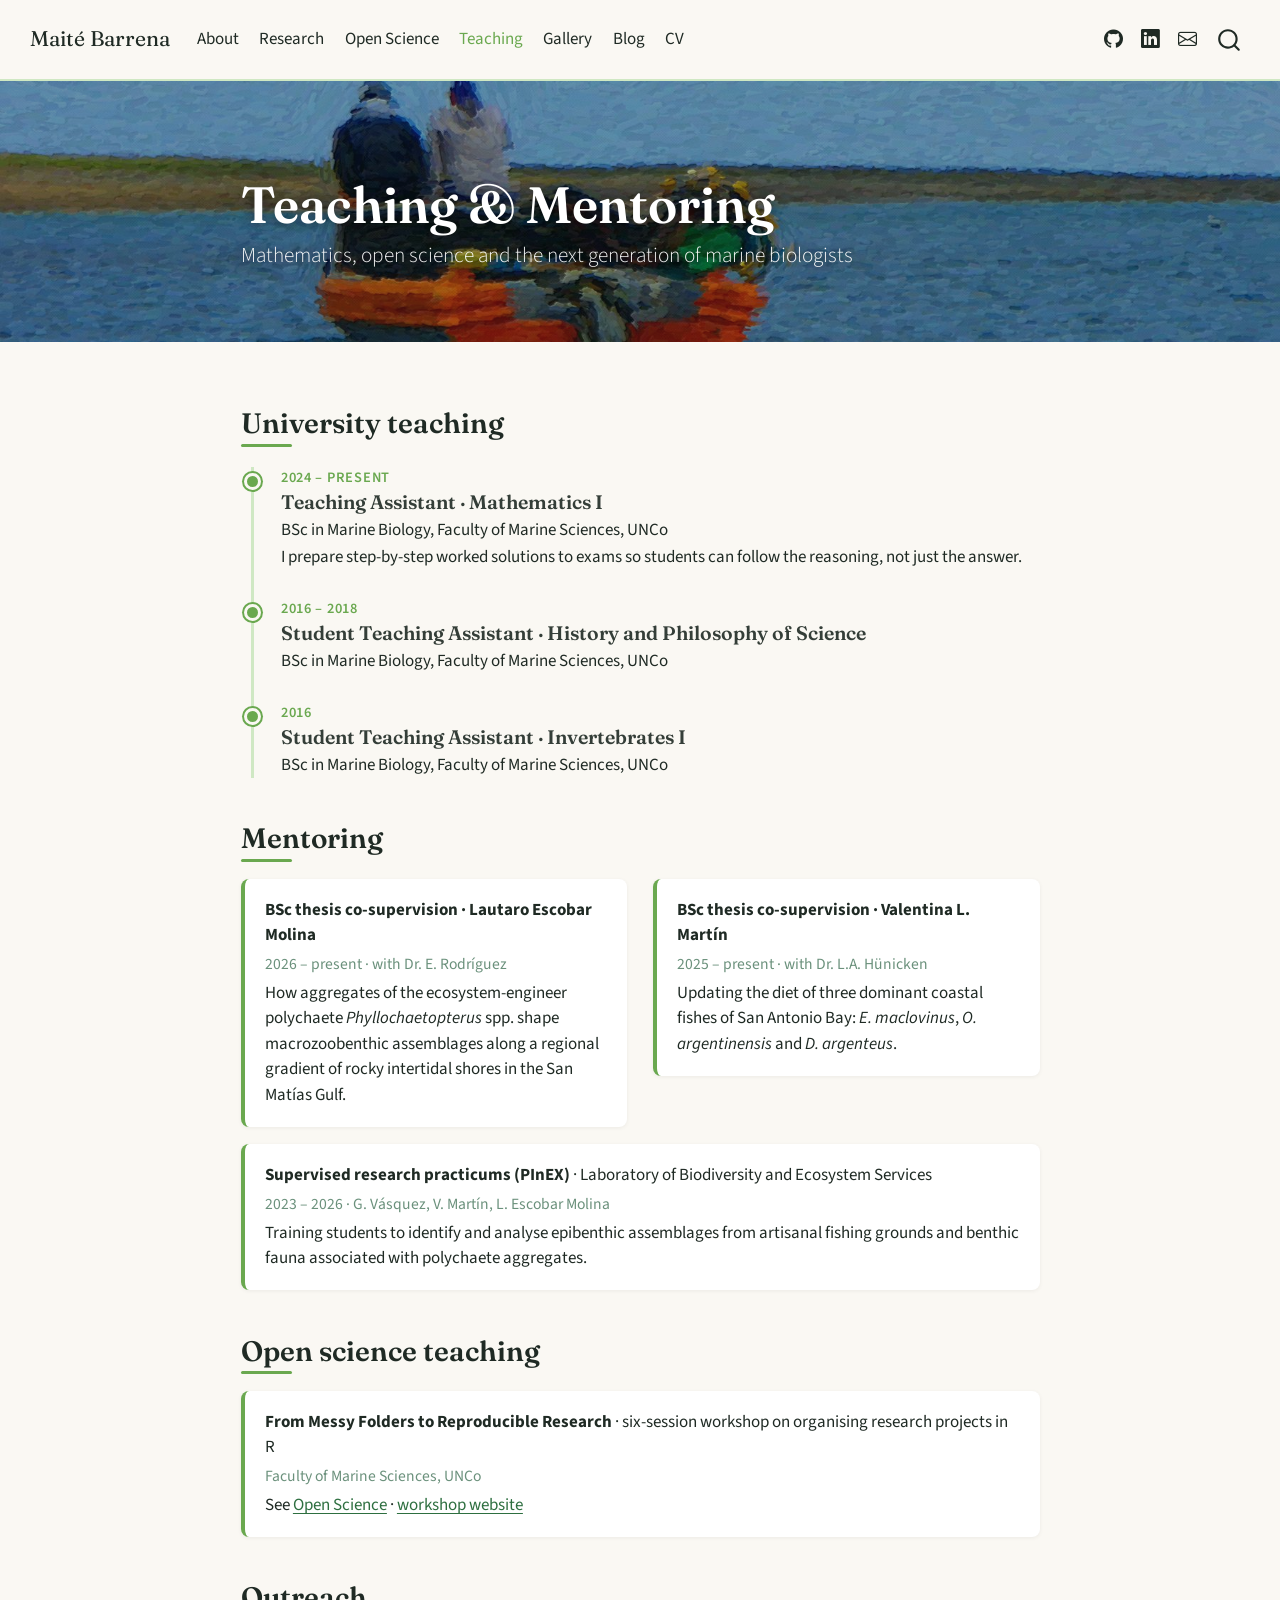
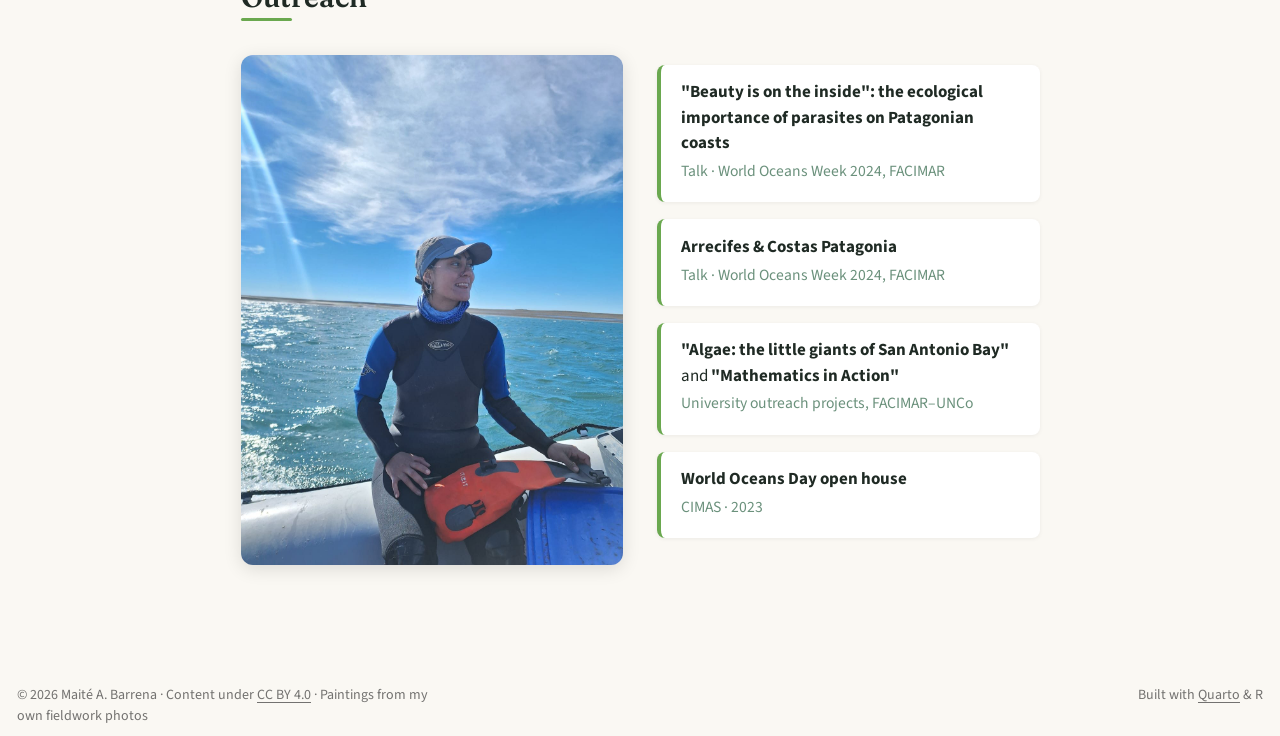
<file: docs/teaching.html>
<!DOCTYPE html>
<html xmlns="http://www.w3.org/1999/xhtml" lang="en" xml:lang="en"><head>

<meta charset="utf-8">
<meta name="generator" content="quarto-1.10.18">

<meta name="viewport" content="width=device-width, initial-scale=1.0, user-scalable=yes">


<title>Teaching &amp; Mentoring – Maité Barrena</title>
<style>
/* Default styles provided by pandoc.
** See https://pandoc.org/MANUAL.html#variables-for-html for config info.
*/
span.smallcaps{font-variant: small-caps;}
div.columns{display: flex; gap: 1.5em;}
div.column{flex: auto;}
@media screen {
div.columns{gap: min(4vw, 1.5em);}
div.column{overflow-x: auto;}
}
div.hanging-indent{margin-left: 1.5em; text-indent: -1.5em;}
ul.task-list{list-style: none;}
ul.task-list li input[type="checkbox"] {
  width: 0.8em;
  margin: 0 0.8em 0.2em -1em; /* quarto-specific, see https://github.com/quarto-dev/quarto-cli/issues/4556 */ 
  vertical-align: middle;
}
</style>


<script src="site_libs/quarto-nav/quarto-nav.js"></script>
<script src="site_libs/quarto-nav/headroom.min.js"></script>
<script src="site_libs/clipboard/clipboard.min.js"></script>
<script src="site_libs/quarto-search/autocomplete.umd.js"></script>
<script src="site_libs/quarto-search/fuse.min.js"></script>
<script src="site_libs/quarto-search/quarto-search.js"></script>
<meta name="quarto:offset" content="./">
<link href="./img/logos/ocean-data-steward.png" rel="icon" type="image/png">
<script src="site_libs/quarto-html/quarto.js" type="module"></script>
<script src="site_libs/quarto-html/tabsets/tabsets.js" type="module"></script>
<script src="site_libs/quarto-html/popper.min.js"></script>
<script src="site_libs/quarto-html/tippy.umd.min.js"></script>
<script src="site_libs/quarto-html/anchor.min.js"></script>
<link href="site_libs/quarto-html/tippy.css" rel="stylesheet">
<link href="site_libs/quarto-html/quarto-syntax-highlighting-64a204ab8560d761af7679ceaba22944.css" rel="stylesheet" id="quarto-text-highlighting-styles">
<script src="site_libs/bootstrap/bootstrap.min.js"></script>
<link href="site_libs/bootstrap/bootstrap-icons.css" rel="stylesheet">
<link href="site_libs/bootstrap/bootstrap-bd59ab463b29b556912740417b608d8a.min.css" rel="stylesheet" append-hash="true" id="quarto-bootstrap" data-mode="light">
<script id="quarto-search-options" type="application/json">{
  "location": "navbar",
  "copy-button": false,
  "collapse-after": 3,
  "panel-placement": "end",
  "type": "overlay",
  "limit": 50,
  "keyboard-shortcut": [
    "f",
    "/",
    "s"
  ],
  "show-item-context": false,
  "language": {
    "search-no-results-text": "No results",
    "search-matching-documents-text": "matching documents",
    "search-copy-link-title": "Copy link to search",
    "search-hide-matches-text": "Hide additional matches",
    "search-more-match-text": "more match in this document",
    "search-more-matches-text": "more matches in this document",
    "search-clear-button-title": "Clear",
    "search-text-placeholder": "",
    "search-detached-cancel-button-title": "Cancel",
    "search-submit-button-title": "Submit",
    "search-label": "Search"
  }
}</script>
<style>html{ scroll-behavior: smooth; }</style>
<style>

      .quarto-title-block .quarto-title-banner {
        background-image: url(img/bg/fishers.jpg);
background-size: cover;
      }
</style>


</head>

<body class="nav-fixed fullcontent quarto-light">

<div id="quarto-search-results"></div>
  <header id="quarto-header" class="headroom fixed-top quarto-banner">
    <nav class="navbar navbar-expand-lg " data-bs-theme="dark">
      <div class="navbar-container container-fluid">
      <div class="navbar-brand-container mx-auto">
    <a class="navbar-brand" href="./index.html">
    <span class="navbar-title">Maité Barrena</span>
    </a>
  </div>
            <div id="quarto-search" class="" title="Search"></div>
          <button class="navbar-toggler" type="button" data-bs-toggle="collapse" data-bs-target="#navbarCollapse" aria-controls="navbarCollapse" role="menu" aria-expanded="false" aria-label="Toggle navigation" onclick="if (window.quartoToggleHeadroom) { window.quartoToggleHeadroom(); }">
  <span class="navbar-toggler-icon"></span>
</button>
          <div class="collapse navbar-collapse" id="navbarCollapse">
            <ul class="navbar-nav navbar-nav-scroll me-auto">
  <li class="nav-item">
    <a class="nav-link" href="./index.html"> 
<span class="menu-text">About</span></a>
  </li>  
  <li class="nav-item">
    <a class="nav-link" href="./research.html"> 
<span class="menu-text">Research</span></a>
  </li>  
  <li class="nav-item">
    <a class="nav-link" href="./open-science.html"> 
<span class="menu-text">Open Science</span></a>
  </li>  
  <li class="nav-item">
    <a class="nav-link active" href="./teaching.html" aria-current="page"> 
<span class="menu-text">Teaching</span></a>
  </li>  
  <li class="nav-item">
    <a class="nav-link" href="./gallery.html"> 
<span class="menu-text">Gallery</span></a>
  </li>  
  <li class="nav-item">
    <a class="nav-link" href="./blog.html"> 
<span class="menu-text">Blog</span></a>
  </li>  
  <li class="nav-item">
    <a class="nav-link" href="./cv.html"> 
<span class="menu-text">CV</span></a>
  </li>  
</ul>
            <ul class="navbar-nav navbar-nav-scroll ms-auto">
  <li class="nav-item compact">
    <a class="nav-link" href="https://github.com/maibarrena7"> <i class="bi bi-github" role="img" aria-label="GitHub">
</i> 
<span class="menu-text"></span></a>
  </li>  
  <li class="nav-item compact">
    <a class="nav-link" href="https://www.linkedin.com/in/mait%C3%A9-barrena-706911390/"> <i class="bi bi-linkedin" role="img" aria-label="LinkedIn">
</i> 
<span class="menu-text"></span></a>
  </li>  
  <li class="nav-item compact">
    <a class="nav-link" href="mailto:maibarrena7@gmail.com"> <i class="bi bi-envelope" role="img" aria-label="Email">
</i> 
<span class="menu-text"></span></a>
  </li>  
</ul>
          </div> <!-- /navcollapse -->
            <div class="quarto-navbar-tools">
</div>
      </div> <!-- /container-fluid -->
    </nav>
</header>
<!-- content -->
<header id="title-block-header" class="quarto-title-block default page-columns page-full">
  <div class="quarto-title-banner page-columns page-full">
    <div class="quarto-title column-body">
      <h1 class="title">Teaching &amp; Mentoring</h1>
            <p class="subtitle lead">Mathematics, open science and the next generation of marine biologists</p>
                      </div>
  </div>
    
  
  <div class="quarto-title-meta">

      
    
      
    </div>
    
  
  </header><div id="quarto-content" class="quarto-container page-columns page-rows-contents page-layout-article page-navbar">
<!-- sidebar -->
<!-- margin-sidebar -->
    
<!-- main -->
<main class="content quarto-banner-title-block" id="quarto-document-content">





<section id="university-teaching" class="level2">
<h2 class="anchored" data-anchor-id="university-teaching">University teaching</h2>
<div class="timeline">
  <div class="tl-item">
    <div class="yr">2024 – present</div>
    <h4 class="anchored">Teaching Assistant · Mathematics I</h4>
    <p>BSc in Marine Biology, Faculty of Marine Sciences, UNCo</p>
    <p>I prepare step-by-step worked solutions to exams so students can follow the reasoning, not just the answer.</p>
  </div>
  <div class="tl-item">
    <div class="yr">2016 – 2018</div>
    <h4 class="anchored">Student Teaching Assistant · History and Philosophy of Science</h4>
    <p>BSc in Marine Biology, Faculty of Marine Sciences, UNCo</p>
  </div>
  <div class="tl-item">
    <div class="yr">2016</div>
    <h4 class="anchored">Student Teaching Assistant · Invertebrates I</h4>
    <p>BSc in Marine Biology, Faculty of Marine Sciences, UNCo</p>
  </div>
</div>
</section>
<section id="mentoring" class="level2">
<h2 class="anchored" data-anchor-id="mentoring">Mentoring</h2>
<div class="grid">
<div class="g-col-12 g-col-md-6">
<div class="card-item">
<p><strong>BSc thesis co-supervision · Lautaro Escobar Molina</strong></p>
<p><span class="meta">2026 – present · with Dr.&nbsp;E. Rodríguez</span></p>
<p>How aggregates of the ecosystem-engineer polychaete <em>Phyllochaetopterus</em> spp. shape macrozoobenthic assemblages along a regional gradient of rocky intertidal shores in the San Matías Gulf.</p>
</div>
</div>
<div class="g-col-12 g-col-md-6">
<div class="card-item">
<p><strong>BSc thesis co-supervision · Valentina L. Martín</strong></p>
<p><span class="meta">2025 – present · with Dr.&nbsp;L.A. Hünicken</span></p>
<p>Updating the diet of three dominant coastal fishes of San Antonio Bay: <em>E. maclovinus</em>, <em>O. argentinensis</em> and <em>D. argenteus</em>.</p>
</div>
</div>
</div>
<div class="card-item">
<p><strong>Supervised research practicums (PInEX)</strong> · Laboratory of Biodiversity and Ecosystem Services</p>
<p><span class="meta">2023 – 2026 · G. Vásquez, V. Martín, L. Escobar Molina</span></p>
<p>Training students to identify and analyse epibenthic assemblages from artisanal fishing grounds and benthic fauna associated with polychaete aggregates.</p>
</div>
</section>
<section id="open-science-teaching" class="level2">
<h2 class="anchored" data-anchor-id="open-science-teaching">Open science teaching</h2>
<div class="card-item">
<p><strong>From Messy Folders to Reproducible Research</strong> · six-session workshop on organising research projects in R</p>
<p><span class="meta">Faculty of Marine Sciences, UNCo</span></p>
<p>See <a href="./open-science.html">Open Science</a> · <a href="https://maibarrena7.github.io/from-caos-to-order/">workshop website</a></p>
</div>
</section>
<section id="outreach" class="level2">
<h2 class="anchored" data-anchor-id="outreach">Outreach</h2>
<div class="split">
  <img src="img/fieldwork.jpg" alt="Maité on a research boat in San Antonio Bay" style="max-height:520px;object-fit:cover">
  <div>
    <div class="card-item"><strong>"Beauty is on the inside": the ecological importance of parasites on Patagonian coasts</strong><p class="meta">Talk · World Oceans Week 2024, FACIMAR</p></div>
    <div class="card-item"><strong>Arrecifes &amp; Costas Patagonia</strong><p class="meta">Talk · World Oceans Week 2024, FACIMAR</p></div>
    <div class="card-item"><strong>"Algae: the little giants of San Antonio Bay"</strong> and <strong>"Mathematics in Action"</strong><p class="meta">University outreach projects, FACIMAR–UNCo</p></div>
    <div class="card-item"><strong>World Oceans Day open house</strong><p class="meta">CIMAS · 2023</p></div>
  </div>
</div>


</section>

</main> <!-- /main -->
<script id="quarto-html-after-body" type="application/javascript">
  window.document.addEventListener("DOMContentLoaded", function (event) {
    const icon = "";
    const anchorJS = new window.AnchorJS();
    anchorJS.options = {
      placement: 'right',
      icon: icon
    };
    anchorJS.add('.anchored');
    const isCodeAnnotation = (el) => {
      for (const clz of el.classList) {
        if (clz.startsWith('code-annotation-')) {                     
          return true;
        }
      }
      return false;
    }
    const onCopySuccess = function(e) {
      // button target
      const button = e.trigger;
      // don't keep focus
      button.blur();
      // flash "checked"
      button.classList.add('code-copy-button-checked');
      var currentTitle = button.getAttribute("title");
      button.setAttribute("title", "Copied!");
      let tooltip;
      if (window.bootstrap) {
        button.setAttribute("data-bs-toggle", "tooltip");
        button.setAttribute("data-bs-placement", "left");
        button.setAttribute("data-bs-title", "Copied!");
        tooltip = new bootstrap.Tooltip(button, 
          { trigger: "manual", 
            customClass: "code-copy-button-tooltip",
            offset: [0, -8]});
        tooltip.show();    
      }
      setTimeout(function() {
        if (tooltip) {
          tooltip.hide();
          button.removeAttribute("data-bs-title");
          button.removeAttribute("data-bs-toggle");
          button.removeAttribute("data-bs-placement");
        }
        button.setAttribute("title", currentTitle);
        button.classList.remove('code-copy-button-checked');
      }, 1000);
      // clear code selection
      e.clearSelection();
    }
    const getTextToCopy = function(trigger) {
      const outerScaffold = trigger.parentElement.cloneNode(true);
      const codeEl = outerScaffold.querySelector('code');
      for (const childEl of codeEl.children) {
        if (isCodeAnnotation(childEl)) {
          childEl.remove();
        }
      }
      return codeEl.innerText;
    }
    const clipboard = new window.ClipboardJS('.code-copy-button:not([data-in-quarto-modal])', {
      text: getTextToCopy
    });
    clipboard.on('success', onCopySuccess);
    if (window.document.getElementById('quarto-embedded-source-code-modal')) {
      const clipboardModal = new window.ClipboardJS('.code-copy-button[data-in-quarto-modal]', {
        text: getTextToCopy,
        container: window.document.getElementById('quarto-embedded-source-code-modal')
      });
      clipboardModal.on('success', onCopySuccess);
    }
      var localhostRegex = new RegExp(/^(?:http|https):\/\/localhost\:?[0-9]*\//);
      var mailtoRegex = new RegExp(/^mailto:/);
        var filterRegex = new RegExp("https:\/\/maibarrena7\.github\.io");
      var isInternal = (href) => {
          return filterRegex.test(href) || localhostRegex.test(href) || mailtoRegex.test(href);
      }
      // Inspect non-navigation links and adorn them if external
     var links = window.document.querySelectorAll('a[href]:not(.nav-link):not(.navbar-brand):not(.toc-action):not(.sidebar-link):not(.sidebar-item-toggle):not(.pagination-link):not(.no-external):not([aria-hidden]):not(.dropdown-item):not(.quarto-navigation-tool):not(.about-link)');
      for (var i=0; i<links.length; i++) {
        const link = links[i];
        if (!isInternal(link.href)) {
          // undo the damage that might have been done by quarto-nav.js in the case of
          // links that we want to consider external
          if (link.dataset.originalHref !== undefined) {
            link.href = link.dataset.originalHref;
          }
            // target, if specified
            link.setAttribute("target", "_blank");
            if (link.getAttribute("rel") === null) {
              link.setAttribute("rel", "noopener");
            }
        }
      }
    function tippyHover(el, contentFn, onTriggerFn, onUntriggerFn) {
      const config = {
        allowHTML: true,
        maxWidth: 500,
        delay: 100,
        arrow: false,
        appendTo: function(el) {
            return el.parentElement;
        },
        interactive: true,
        interactiveBorder: 10,
        theme: 'quarto',
        placement: 'bottom-start',
      };
      if (contentFn) {
        config.content = contentFn;
      }
      if (onTriggerFn) {
        config.onTrigger = onTriggerFn;
      }
      if (onUntriggerFn) {
        config.onUntrigger = onUntriggerFn;
      }
      window.tippy(el, config); 
    }
    const noterefs = window.document.querySelectorAll('a[role="doc-noteref"]');
    for (var i=0; i<noterefs.length; i++) {
      const ref = noterefs[i];
      tippyHover(ref, function() {
        // use id or data attribute instead here
        let href = ref.getAttribute('data-footnote-href') || ref.getAttribute('href');
        try { href = new URL(href).hash; } catch {}
        const id = href.replace(/^#\/?/, "");
        const note = window.document.getElementById(id);
        if (note) {
          return note.innerHTML;
        } else {
          return "";
        }
      });
    }
    const xrefs = window.document.querySelectorAll('a.quarto-xref');
    const processXRef = (id, note) => {
      // Strip column container classes
      const stripColumnClz = (el) => {
        el.classList.remove("page-full", "page-columns");
        if (el.children) {
          for (const child of el.children) {
            stripColumnClz(child);
          }
        }
      }
      stripColumnClz(note)
      if (id === null || id.startsWith('sec-')) {
        // Special case sections, only their first couple elements
        const container = document.createElement("div");
        if (note.children && note.children.length > 2) {
          container.appendChild(note.children[0].cloneNode(true));
          for (let i = 1; i < note.children.length; i++) {
            const child = note.children[i];
            if (child.tagName === "P" && child.innerText === "") {
              continue;
            } else {
              container.appendChild(child.cloneNode(true));
              break;
            }
          }
          if (window.Quarto?.typesetMath) {
            window.Quarto.typesetMath(container);
          }
          return container.innerHTML
        } else {
          if (window.Quarto?.typesetMath) {
            window.Quarto.typesetMath(note);
          }
          return note.innerHTML;
        }
      } else {
        // Remove any anchor links if they are present
        const anchorLink = note.querySelector('a.anchorjs-link');
        if (anchorLink) {
          anchorLink.remove();
        }
        if (window.Quarto?.typesetMath) {
          window.Quarto.typesetMath(note);
        }
        if (note.classList.contains("callout")) {
          return note.outerHTML;
        } else {
          return note.innerHTML;
        }
      }
    }
    for (var i=0; i<xrefs.length; i++) {
      const xref = xrefs[i];
      tippyHover(xref, undefined, function(instance) {
        instance.disable();
        let url = xref.getAttribute('href');
        let hash = undefined; 
        if (url.startsWith('#')) {
          hash = url;
        } else {
          try { hash = new URL(url).hash; } catch {}
        }
        if (hash) {
          const id = hash.replace(/^#\/?/, "");
          const note = window.document.getElementById(id);
          if (note !== null) {
            try {
              const html = processXRef(id, note.cloneNode(true));
              instance.setContent(html);
            } finally {
              instance.enable();
              instance.show();
            }
          } else {
            // See if we can fetch this
            fetch(url.split('#')[0])
            .then(res => res.text())
            .then(html => {
              const parser = new DOMParser();
              const htmlDoc = parser.parseFromString(html, "text/html");
              const note = htmlDoc.getElementById(id);
              if (note !== null) {
                const html = processXRef(id, note);
                instance.setContent(html);
              } 
            }).finally(() => {
              instance.enable();
              instance.show();
            });
          }
        } else {
          // See if we can fetch a full url (with no hash to target)
          // This is a special case and we should probably do some content thinning / targeting
          fetch(url)
          .then(res => res.text())
          .then(html => {
            const parser = new DOMParser();
            const htmlDoc = parser.parseFromString(html, "text/html");
            const note = htmlDoc.querySelector('main.content');
            if (note !== null) {
              // This should only happen for chapter cross references
              // (since there is no id in the URL)
              // remove the first header
              if (note.children.length > 0 && note.children[0].tagName === "HEADER") {
                note.children[0].remove();
              }
              const html = processXRef(null, note);
              instance.setContent(html);
            } 
          }).finally(() => {
            instance.enable();
            instance.show();
          });
        }
      }, function(instance) {
      });
    }
        let selectedAnnoteEl;
        const selectorForAnnotation = ( cell, annotation) => {
          let cellAttr = 'data-code-cell="' + cell + '"';
          let lineAttr = 'data-code-annotation="' +  annotation + '"';
          const selector = 'span[' + cellAttr + '][' + lineAttr + ']';
          return selector;
        }
        const selectCodeLines = (annoteEl) => {
          const doc = window.document;
          const targetCell = annoteEl.getAttribute("data-target-cell");
          const targetAnnotation = annoteEl.getAttribute("data-target-annotation");
          const annoteSpan = window.document.querySelector(selectorForAnnotation(targetCell, targetAnnotation));
          const lines = annoteSpan.getAttribute("data-code-lines").split(",");
          const lineIds = lines.map((line) => {
            return targetCell + "-" + line;
          })
          let top = null;
          let height = null;
          let parent = null;
          if (lineIds.length > 0) {
              //compute the position of the single el (top and bottom and make a div)
              const el = window.document.getElementById(lineIds[0]);
              top = el.offsetTop;
              height = el.offsetHeight;
              parent = el.parentElement.parentElement;
            if (lineIds.length > 1) {
              const lastEl = window.document.getElementById(lineIds[lineIds.length - 1]);
              const bottom = lastEl.offsetTop + lastEl.offsetHeight;
              height = bottom - top;
            }
            if (top !== null && height !== null && parent !== null) {
              // cook up a div (if necessary) and position it 
              let div = window.document.getElementById("code-annotation-line-highlight");
              if (div === null) {
                div = window.document.createElement("div");
                div.setAttribute("id", "code-annotation-line-highlight");
                div.style.position = 'absolute';
                parent.appendChild(div);
              }
              div.style.top = top - 2 + "px";
              div.style.height = height + 4 + "px";
              div.style.left = 0;
              let gutterDiv = window.document.getElementById("code-annotation-line-highlight-gutter");
              if (gutterDiv === null) {
                gutterDiv = window.document.createElement("div");
                gutterDiv.setAttribute("id", "code-annotation-line-highlight-gutter");
                gutterDiv.style.position = 'absolute';
                const codeCell = window.document.getElementById(targetCell);
                const gutter = codeCell.querySelector('.code-annotation-gutter');
                gutter.appendChild(gutterDiv);
              }
              gutterDiv.style.top = top - 2 + "px";
              gutterDiv.style.height = height + 4 + "px";
            }
            selectedAnnoteEl = annoteEl;
          }
        };
        const unselectCodeLines = () => {
          const elementsIds = ["code-annotation-line-highlight", "code-annotation-line-highlight-gutter"];
          elementsIds.forEach((elId) => {
            const div = window.document.getElementById(elId);
            if (div) {
              div.remove();
            }
          });
          selectedAnnoteEl = undefined;
        };
          // Handle positioning of the toggle
      window.addEventListener(
        "resize",
        throttle(() => {
          elRect = undefined;
          if (selectedAnnoteEl) {
            selectCodeLines(selectedAnnoteEl);
          }
        }, 10)
      );
      function throttle(fn, ms) {
      let throttle = false;
      let timer;
        return (...args) => {
          if(!throttle) { // first call gets through
              fn.apply(this, args);
              throttle = true;
          } else { // all the others get throttled
              if(timer) clearTimeout(timer); // cancel #2
              timer = setTimeout(() => {
                fn.apply(this, args);
                timer = throttle = false;
              }, ms);
          }
        };
      }
        // Attach click handler to the DT
        const annoteDls = window.document.querySelectorAll('dt[data-target-cell]');
        for (const annoteDlNode of annoteDls) {
          annoteDlNode.addEventListener('click', (event) => {
            const clickedEl = event.target;
            if (clickedEl !== selectedAnnoteEl) {
              unselectCodeLines();
              const activeEl = window.document.querySelector('dt[data-target-cell].code-annotation-active');
              if (activeEl) {
                activeEl.classList.remove('code-annotation-active');
              }
              selectCodeLines(clickedEl);
              clickedEl.classList.add('code-annotation-active');
            } else {
              // Unselect the line
              unselectCodeLines();
              clickedEl.classList.remove('code-annotation-active');
            }
          });
        }
    const findCites = (el) => {
      const parentEl = el.parentElement;
      if (parentEl) {
        const cites = parentEl.dataset.cites;
        if (cites) {
          return {
            el,
            cites: cites.split(' ')
          };
        } else {
          return findCites(el.parentElement)
        }
      } else {
        return undefined;
      }
    };
    var bibliorefs = window.document.querySelectorAll('a[role="doc-biblioref"]');
    for (var i=0; i<bibliorefs.length; i++) {
      const ref = bibliorefs[i];
      const citeInfo = findCites(ref);
      if (citeInfo) {
        tippyHover(citeInfo.el, function() {
          var popup = window.document.createElement('div');
          citeInfo.cites.forEach(function(cite) {
            var citeDiv = window.document.createElement('div');
            citeDiv.classList.add('hanging-indent');
            citeDiv.classList.add('csl-entry');
            var biblioDiv = window.document.getElementById('ref-' + cite);
            if (biblioDiv) {
              citeDiv.innerHTML = biblioDiv.innerHTML;
            }
            popup.appendChild(citeDiv);
          });
          return popup.innerHTML;
        });
      }
    }
  });
  </script>
</div> <!-- /content -->
<footer class="footer">
  <div class="nav-footer">
    <div class="nav-footer-left">
<p>© 2026 Maité A. Barrena · Content under <a href="https://creativecommons.org/licenses/by/4.0/">CC BY 4.0</a> · Paintings from my own fieldwork photos</p>
</div>   
    <div class="nav-footer-center">
      &nbsp;
    </div>
    <div class="nav-footer-right">
<p>Built with <a href="https://quarto.org/">Quarto</a> &amp; R</p>
</div>
  </div>
</footer>




<script src="site_libs/quarto-html/zenscroll-min.js"></script>
</body></html>
</file>
<file: docs/site_libs/quarto-html/tippy.css>
.tippy-box[data-animation=fade][data-state=hidden]{opacity:0}[data-tippy-root]{max-width:calc(100vw - 10px)}.tippy-box{position:relative;background-color:#333;color:#fff;border-radius:4px;font-size:14px;line-height:1.4;white-space:normal;outline:0;transition-property:transform,visibility,opacity}.tippy-box[data-placement^=top]>.tippy-arrow{bottom:0}.tippy-box[data-placement^=top]>.tippy-arrow:before{bottom:-7px;left:0;border-width:8px 8px 0;border-top-color:initial;transform-origin:center top}.tippy-box[data-placement^=bottom]>.tippy-arrow{top:0}.tippy-box[data-placement^=bottom]>.tippy-arrow:before{top:-7px;left:0;border-width:0 8px 8px;border-bottom-color:initial;transform-origin:center bottom}.tippy-box[data-placement^=left]>.tippy-arrow{right:0}.tippy-box[data-placement^=left]>.tippy-arrow:before{border-width:8px 0 8px 8px;border-left-color:initial;right:-7px;transform-origin:center left}.tippy-box[data-placement^=right]>.tippy-arrow{left:0}.tippy-box[data-placement^=right]>.tippy-arrow:before{left:-7px;border-width:8px 8px 8px 0;border-right-color:initial;transform-origin:center right}.tippy-box[data-inertia][data-state=visible]{transition-timing-function:cubic-bezier(.54,1.5,.38,1.11)}.tippy-arrow{width:16px;height:16px;color:#333}.tippy-arrow:before{content:"";position:absolute;border-color:transparent;border-style:solid}.tippy-content{position:relative;padding:5px 9px;z-index:1}
</file>
<file: docs/site_libs/quarto-html/quarto-syntax-highlighting-64a204ab8560d761af7679ceaba22944.css>
/* quarto syntax highlight colors */
:root {
  --quarto-hl-ot-color: #003B4F;
  --quarto-hl-at-color: #657422;
  --quarto-hl-ss-color: #20794D;
  --quarto-hl-an-color: #5E5E5E;
  --quarto-hl-fu-color: #4758AB;
  --quarto-hl-st-color: #20794D;
  --quarto-hl-cf-color: #003B4F;
  --quarto-hl-op-color: #5E5E5E;
  --quarto-hl-er-color: #AD0000;
  --quarto-hl-bn-color: #AD0000;
  --quarto-hl-al-color: #AD0000;
  --quarto-hl-va-color: #111111;
  --quarto-hl-bu-color: inherit;
  --quarto-hl-ex-color: inherit;
  --quarto-hl-pp-color: #AD0000;
  --quarto-hl-in-color: #5E5E5E;
  --quarto-hl-vs-color: #20794D;
  --quarto-hl-wa-color: #5E5E5E;
  --quarto-hl-do-color: #5E5E5E;
  --quarto-hl-im-color: #00769E;
  --quarto-hl-ch-color: #20794D;
  --quarto-hl-dt-color: #AD0000;
  --quarto-hl-fl-color: #AD0000;
  --quarto-hl-co-color: #5E5E5E;
  --quarto-hl-cv-color: #5E5E5E;
  --quarto-hl-cn-color: #8f5902;
  --quarto-hl-sc-color: #5E5E5E;
  --quarto-hl-dv-color: #AD0000;
  --quarto-hl-kw-color: #003B4F;
}

/* other quarto variables */
:root {
  --quarto-font-monospace: SFMono-Regular, Menlo, Monaco, Consolas, "Liberation Mono", "Courier New", monospace;
}

/* syntax highlight based on Pandoc's rules */
pre > code.sourceCode > span {
  color: #003B4F;
}

code.sourceCode > span {
  color: #003B4F;
}

div.sourceCode,
div.sourceCode pre.sourceCode {
  color: #003B4F;
}

/* Normal */
code span {
  color: #003B4F;
}

/* Alert */
code span.al {
  color: #AD0000;
  font-style: inherit;
}

/* Annotation */
code span.an {
  color: #5E5E5E;
  font-style: inherit;
}

/* Attribute */
code span.at {
  color: #657422;
  font-style: inherit;
}

/* BaseN */
code span.bn {
  color: #AD0000;
  font-style: inherit;
}

/* BuiltIn */
code span.bu {
  font-style: inherit;
}

/* ControlFlow */
code span.cf {
  color: #003B4F;
  font-weight: bold;
  font-style: inherit;
}

/* Char */
code span.ch {
  color: #20794D;
  font-style: inherit;
}

/* Constant */
code span.cn {
  color: #8f5902;
  font-style: inherit;
}

/* Comment */
code span.co {
  color: #5E5E5E;
  font-style: inherit;
}

/* CommentVar */
code span.cv {
  color: #5E5E5E;
  font-style: italic;
}

/* Documentation */
code span.do {
  color: #5E5E5E;
  font-style: italic;
}

/* DataType */
code span.dt {
  color: #AD0000;
  font-style: inherit;
}

/* DecVal */
code span.dv {
  color: #AD0000;
  font-style: inherit;
}

/* Error */
code span.er {
  color: #AD0000;
  font-style: inherit;
}

/* Extension */
code span.ex {
  font-style: inherit;
}

/* Float */
code span.fl {
  color: #AD0000;
  font-style: inherit;
}

/* Function */
code span.fu {
  color: #4758AB;
  font-style: inherit;
}

/* Import */
code span.im {
  color: #00769E;
  font-style: inherit;
}

/* Information */
code span.in {
  color: #5E5E5E;
  font-style: inherit;
}

/* Keyword */
code span.kw {
  color: #003B4F;
  font-weight: bold;
  font-style: inherit;
}

/* Operator */
code span.op {
  color: #5E5E5E;
  font-style: inherit;
}

/* Other */
code span.ot {
  color: #003B4F;
  font-style: inherit;
}

/* Preprocessor */
code span.pp {
  color: #AD0000;
  font-style: inherit;
}

/* SpecialChar */
code span.sc {
  color: #5E5E5E;
  font-style: inherit;
}

/* SpecialString */
code span.ss {
  color: #20794D;
  font-style: inherit;
}

/* String */
code span.st {
  color: #20794D;
  font-style: inherit;
}

/* Variable */
code span.va {
  color: #111111;
  font-style: inherit;
}

/* VerbatimString */
code span.vs {
  color: #20794D;
  font-style: inherit;
}

/* Warning */
code span.wa {
  color: #5E5E5E;
  font-style: italic;
}

.prevent-inlining {
  content: "</";
}

/*# sourceMappingURL=9d8d5bb603a83b8298b89080a598c93b.css.map */
</file>
